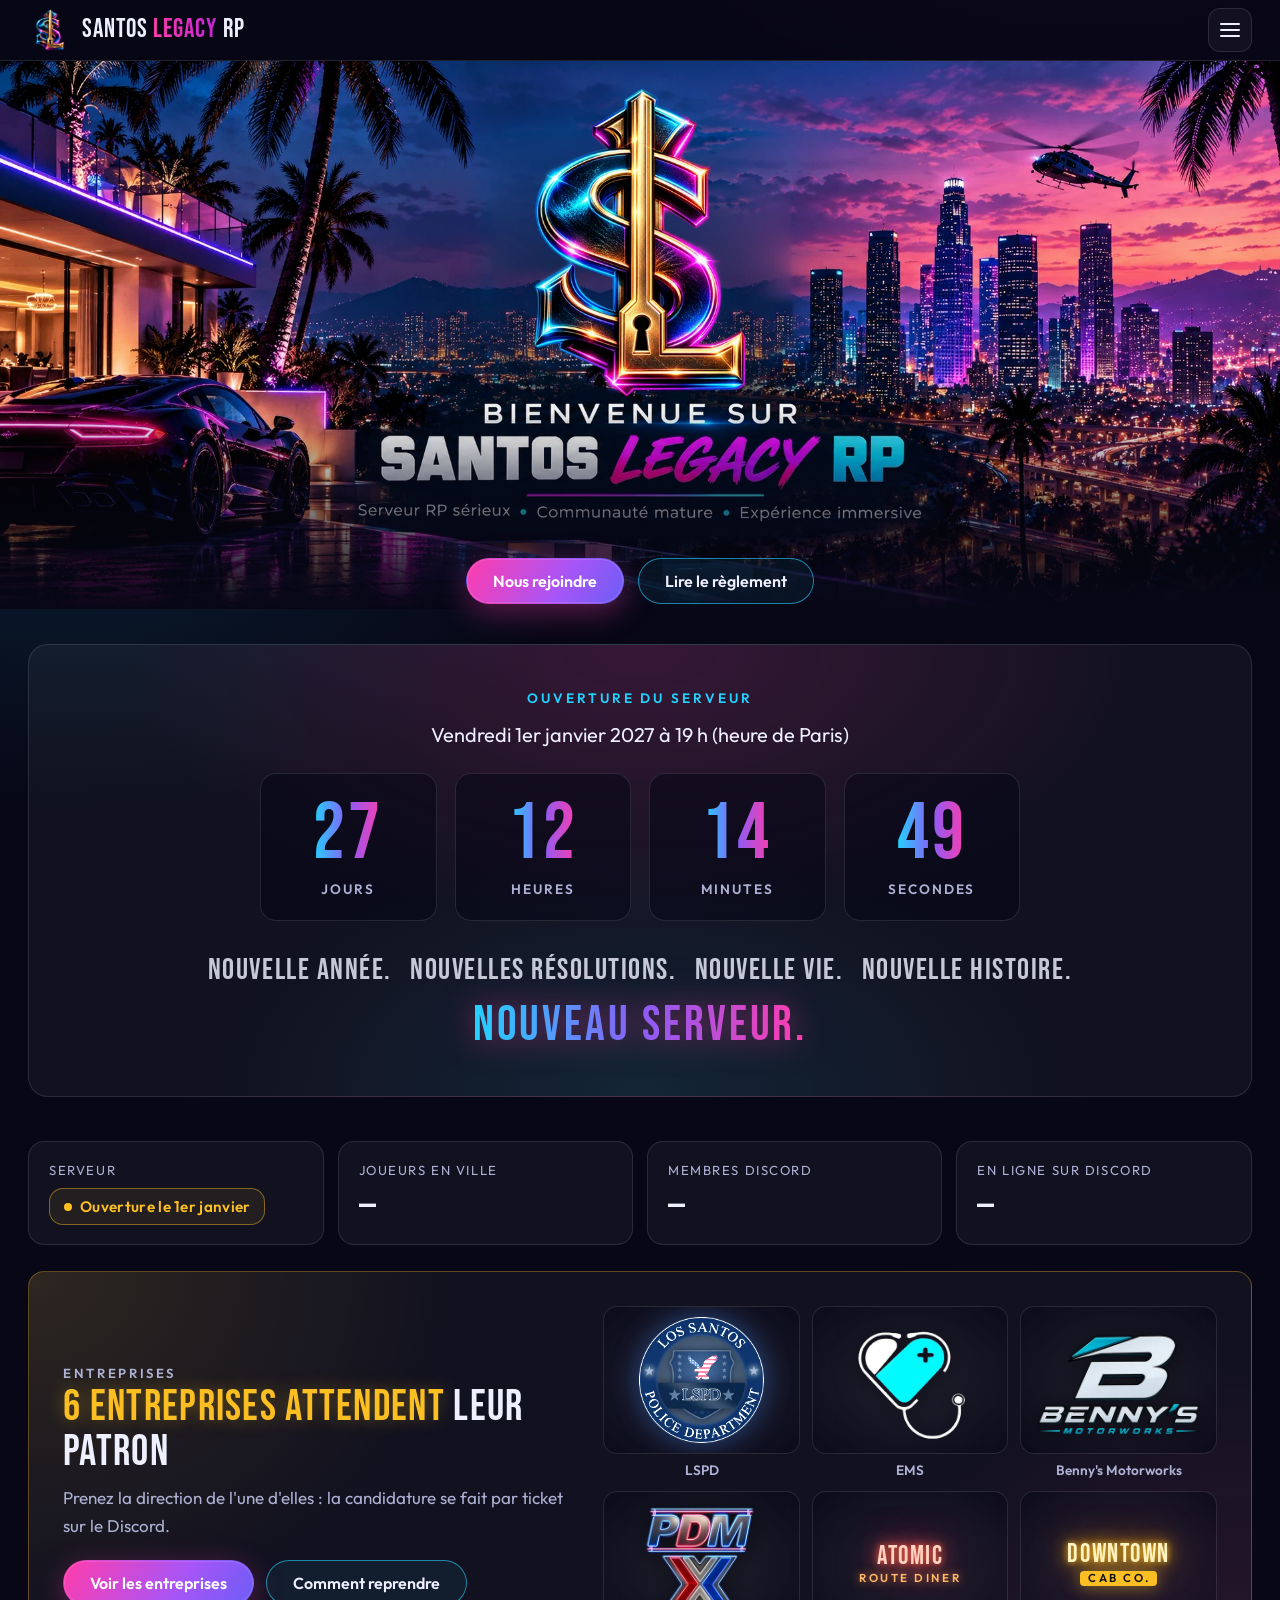
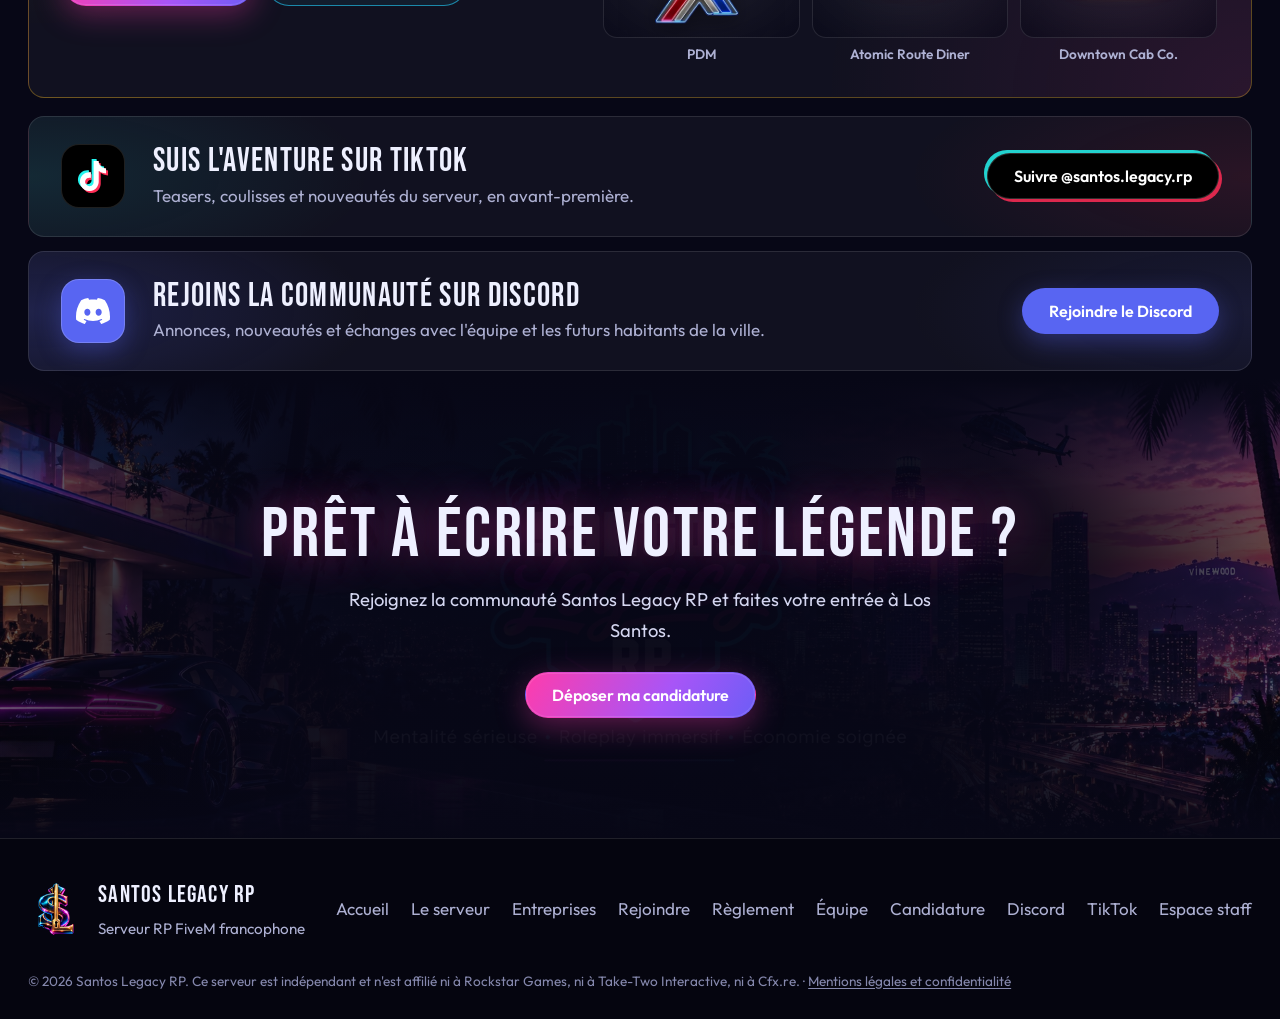
<file: index.html>
<!DOCTYPE html>
<html lang="fr">
<head>
  <meta charset="utf-8">
  <meta name="viewport" content="width=device-width, initial-scale=1">
  <title>Santos Legacy RP – Serveur RP FiveM sérieux et immersif</title>
  <meta name="description" content="Santos Legacy RP : serveur roleplay FiveM francophone. Mentalité sérieuse, roleplay immersif, économie soignée et communauté mature. Rejoignez-nous sur Discord.">
  <meta name="theme-color" content="#070716">
  <meta property="og:type" content="website">
  <meta property="og:locale" content="fr_FR">
  <meta property="og:title" content="Santos Legacy RP – Serveur RP FiveM">
  <meta property="og:description" content="Serveur RP sérieux, communauté mature, expérience immersive.">
  <meta property="og:site_name" content="Santos Legacy RP">
  <meta property="og:url" content="https://santoslegacyrp.com/">
  <meta property="og:image" content="https://santoslegacyrp.com/assets/partage.jpg">
  <meta property="og:image:type" content="image/jpeg">
  <meta property="og:image:width" content="1200">
  <meta property="og:image:height" content="630">
  <meta property="og:image:alt" content="Le logo de Santos Legacy RP devant la ville de nuit, avec le texte « Bienvenue sur Santos Legacy RP »">
  <meta name="twitter:card" content="summary_large_image">
  <link rel="icon" type="image/png" href="assets/logo.png">
  <link rel="preload" href="assets/fonts/outfit.woff2" as="font" type="font/woff2" crossorigin>
  <link rel="preload" href="assets/fonts/bebas-neue.woff2" as="font" type="font/woff2" crossorigin>
  <link rel="stylesheet" href="css/fonts.css">
  <link rel="stylesheet" href="css/style.css">
  <script>document.documentElement.classList.add("js");</script>
</head>
<body>
  <a class="skip-link" href="#contenu">Aller au contenu</a>

  <header class="nav" id="top">
    <div class="nav__inner">
      <a class="nav__brand" href="index.html" aria-label="Santos Legacy RP – accueil">
        <img src="assets/logo.png" width="44" height="44" alt="">
        <span>Santos <em>Legacy</em> RP</span>
      </a>

      <button class="nav__toggle" type="button" aria-expanded="false" aria-controls="menu">
        <span class="sr-only">Menu</span>
        <span class="nav__burger" aria-hidden="true"></span>
      </button>

      <nav class="nav__menu" id="menu" aria-label="Navigation principale">
        <a href="index.html" aria-current="page">Accueil</a>
        <a href="serveur.html">Le serveur</a>
        <a href="entreprises.html">Entreprises</a>
        <a href="rejoindre.html">Rejoindre</a>
        <a href="reglement.html">Règlement</a>
        <a href="equipe.html">Équipe</a>
        <a href="candidature.html">Candidature</a>
        <a class="nav__social" href="#" data-tiktok target="_blank" rel="noopener" aria-label="TikTok de Santos Legacy RP"><svg class="icon" viewBox="0 0 24 24" aria-hidden="true"><path d="M12.525.02c1.31-.02 2.61-.01 3.91-.02.08 1.53.63 3.09 1.75 4.17 1.12 1.11 2.7 1.62 4.24 1.79v4.03c-1.44-.05-2.89-.35-4.2-.97-.57-.26-1.1-.59-1.62-.93-.01 2.92.01 5.84-.02 8.75-.08 1.4-.54 2.79-1.35 3.94-1.31 1.92-3.58 3.17-5.91 3.21-1.43.08-2.86-.31-4.08-1.03-2.02-1.19-3.44-3.37-3.65-5.71-.02-.5-.03-1-.01-1.49.18-1.9 1.12-3.72 2.58-4.96 1.66-1.44 3.98-2.13 6.15-1.72.02 1.48-.04 2.96-.04 4.44-.99-.32-2.15-.23-3.02.37-.63.41-1.11 1.04-1.36 1.75-.21.51-.15 1.07-.14 1.61.24 1.64 1.82 3.02 3.5 2.87 1.12-.01 2.19-.66 2.77-1.61.19-.33.4-.67.41-1.06.1-1.79.06-3.57.07-5.36.01-4.03-.01-8.05.02-12.07z"/></svg><span class="nav__social-text">TikTok</span></a>
        <a class="btn btn--small btn--discord" href="#" data-discord target="_blank" rel="noopener">Discord</a>
        <a class="nav__staff" href="staff.html" data-staff-link hidden>Espace staff</a>
      </nav>
    </div>
  </header>

  <main id="contenu">
    <!-- HERO : la bannière contient déjà le logo et le message d'accueil -->
    <section class="hero" aria-labelledby="hero-title">
      <h1 class="sr-only" id="hero-title">Santos Legacy RP – Serveur RP FiveM sérieux, communauté mature, expérience immersive</h1>
      <div class="hero__media">
        <img src="assets/banniere-bienvenue.webp" width="1916" height="821" alt="Bienvenue sur Santos Legacy RP : skyline néon de Los Santos au crépuscule" fetchpriority="high">
      </div>
      <div class="hero__cta">
        <a class="btn btn--primary only-cfx" href="#" data-connect>Rejoindre le serveur</a>
        <a class="btn btn--primary no-cfx" href="rejoindre.html">Nous rejoindre</a>
        <a class="btn btn--ghost" href="reglement.html">Lire le règlement</a>
      </div>
    </section>

    <!-- COMPTE À REBOURS : affiché seulement si openingDate est renseignée dans js/config.js -->
    <section class="countdown" aria-labelledby="countdown-title" data-countdown hidden>
      <div class="container">
        <div class="countdown__box">
          <h2 class="countdown__title" id="countdown-title">Ouverture du serveur</h2>
          <p class="countdown__date" data-countdown-date></p>
          <div class="countdown__clock" aria-hidden="true" data-countdown-clock>
            <div class="countdown__unit"><span class="countdown__num" data-cd="d">0</span><span class="countdown__label" data-cd-label="d">jours</span></div>
            <div class="countdown__unit"><span class="countdown__num" data-cd="h">00</span><span class="countdown__label" data-cd-label="h">heures</span></div>
            <div class="countdown__unit"><span class="countdown__num" data-cd="m">00</span><span class="countdown__label" data-cd-label="m">minutes</span></div>
            <div class="countdown__unit"><span class="countdown__num" data-cd="s">00</span><span class="countdown__label" data-cd-label="s">secondes</span></div>
          </div>
          <div class="countdown__open" data-countdown-open hidden>
            <p class="countdown__live">Le serveur est ouvert&nbsp;!</p>
            <div class="countdown__actions">
              <a class="btn btn--primary only-cfx" href="#" data-connect>Se connecter au serveur</a>
              <a class="btn btn--primary no-cfx" href="#" data-discord target="_blank" rel="noopener">Rejoindre le Discord</a>
            </div>
          </div>
          <!-- Phrase du Nouvel An : les morceaux s'allument l'un après l'autre (--i = ordre), le dernier reste en néon -->
          <p class="countdown__motto">
            <span style="--i: 0">Nouvelle année.</span>
            <span style="--i: 1">Nouvelles résolutions.</span>
            <span style="--i: 2">Nouvelle vie.</span>
            <span style="--i: 3">Nouvelle histoire.</span>
            <span class="countdown__motto-break" aria-hidden="true"></span>
            <span class="countdown__motto-end" style="--i: 4">Nouveau serveur.</span>
          </p>
        </div>
      </div>
    </section>

    <!-- STATUT -->
    <section class="status" aria-label="État du serveur">
      <div class="container">
        <ul class="status__grid" aria-live="polite">
          <li class="stat">
            <span class="stat__label">Serveur</span>
            <span class="stat__value"><span class="badge badge--soon" data-server-state>Ouverture prochaine</span></span>
          </li>
          <li class="stat">
            <span class="stat__label">Joueurs en ville</span>
            <span class="stat__value" data-players>—</span>
          </li>
          <li class="stat">
            <span class="stat__label">Membres Discord</span>
            <span class="stat__value" data-discord-members>—</span>
          </li>
          <li class="stat">
            <span class="stat__label">En ligne sur Discord</span>
            <span class="stat__value" data-discord-online>—</span>
          </li>
        </ul>
      </div>
    </section>

    <!-- ENTREPRISES À REPRENDRE : liste ci-dessous en secours ; js/main.js la remet à jour
         d'après les badges « À reprendre » de entreprises.html (nombre, logos), ou masque le bandeau s'il n'y en a plus. -->
    <section class="biz-band" aria-labelledby="biz-band-title" data-biz-band>
      <div class="container">
        <div class="biz-band__box">
          <div class="biz-band__text">
            <p class="biz-band__eyebrow">Entreprises</p>
            <h2 class="biz-band__title" id="biz-band-title"><span data-biz-count>6 entreprises attendent</span> leur patron</h2>
            <p>Prenez la direction de l'une d'elles&nbsp;: la candidature se fait par ticket sur le Discord.</p>
            <div class="biz-band__actions">
              <a class="btn btn--primary" href="entreprises.html">Voir les entreprises</a>
              <a class="btn btn--ghost" href="entreprises.html#reprendre">Comment reprendre</a>
            </div>
          </div>
          <ul class="biz-band__list" data-biz-list>
            <li class="biz-band__item"><span class="biz-band__logo"><img src="assets/entreprises/lspd.webp" alt="" loading="lazy" class="biz__img--lift" style="--tone: 59, 130, 246"></span><span class="biz-band__name">LSPD</span></li>
            <li class="biz-band__item"><span class="biz-band__logo"><img src="assets/entreprises/ems.webp" alt="" loading="lazy"></span><span class="biz-band__name">EMS</span></li>
            <li class="biz-band__item"><span class="biz-band__logo"><img src="assets/entreprises/bennys.webp" alt="" loading="lazy"></span><span class="biz-band__name">Benny's Motorworks</span></li>
            <li class="biz-band__item"><span class="biz-band__logo"><img src="assets/entreprises/pdm.webp" alt="" loading="lazy"></span><span class="biz-band__name">PDM</span></li>
            <li class="biz-band__item"><span class="biz-band__logo"><span class="biz__word biz__word--atomic">Atomic<small>Route Diner</small></span></span><span class="biz-band__name">Atomic Route Diner</span></li>
            <li class="biz-band__item"><span class="biz-band__logo"><span class="biz__word biz__word--cab">Downtown<small>Cab Co.</small></span></span><span class="biz-band__name">Downtown Cab Co.</span></li>
          </ul>
        </div>
      </div>
    </section>

    <!-- RÉSEAUX : TikTok (lien dans js/config.js, tiktok) puis Discord (discordInvite) -->
    <section class="social-band" aria-label="Nos réseaux">
      <div class="container social-band__list">
        <div class="social-band__box social-band__box--tiktok" data-tiktok-band>
          <span class="social-band__logo" aria-hidden="true"><svg viewBox="0 0 24 24"><path d="M12.525.02c1.31-.02 2.61-.01 3.91-.02.08 1.53.63 3.09 1.75 4.17 1.12 1.11 2.7 1.62 4.24 1.79v4.03c-1.44-.05-2.89-.35-4.2-.97-.57-.26-1.1-.59-1.62-.93-.01 2.92.01 5.84-.02 8.75-.08 1.4-.54 2.79-1.35 3.94-1.31 1.92-3.58 3.17-5.91 3.21-1.43.08-2.86-.31-4.08-1.03-2.02-1.19-3.44-3.37-3.65-5.71-.02-.5-.03-1-.01-1.49.18-1.9 1.12-3.72 2.58-4.96 1.66-1.44 3.98-2.13 6.15-1.72.02 1.48-.04 2.96-.04 4.44-.99-.32-2.15-.23-3.02.37-.63.41-1.11 1.04-1.36 1.75-.21.51-.15 1.07-.14 1.61.24 1.64 1.82 3.02 3.5 2.87 1.12-.01 2.19-.66 2.77-1.61.19-.33.4-.67.41-1.06.1-1.79.06-3.57.07-5.36.01-4.03-.01-8.05.02-12.07z"/></svg></span>
          <div class="social-band__text">
            <h2 class="social-band__title" id="tiktok-title">Suis l'aventure sur TikTok</h2>
            <p>Teasers, coulisses et nouveautés du serveur, en avant-première.</p>
          </div>
          <a class="btn btn--tiktok" href="#" data-tiktok target="_blank" rel="noopener">Suivre @santos.legacy.rp</a>
        </div>

        <div class="social-band__box social-band__box--discord">
          <span class="social-band__logo" aria-hidden="true"><svg viewBox="0 0 24 24"><path d="M20.317 4.3698a19.7913 19.7913 0 00-4.8851-1.5152.0741.0741 0 00-.0785.0371c-.211.3753-.4447.8648-.6083 1.2495-1.8447-.2762-3.68-.2762-5.4868 0-.1636-.3933-.4058-.8742-.6177-1.2495a.077.077 0 00-.0785-.037 19.7363 19.7363 0 00-4.8852 1.515.0699.0699 0 00-.0321.0277C.5334 9.0458-.319 13.5799.0992 18.0578a.0824.0824 0 00.0312.0561c2.0528 1.5076 4.0413 2.4228 5.9929 3.0294a.0777.0777 0 00.0842-.0276c.4616-.6304.8731-1.2952 1.226-1.9942a.076.076 0 00-.0416-.1057c-.6528-.2476-1.2743-.5495-1.8722-.8923a.077.077 0 01-.0076-.1277c.1258-.0943.2517-.1923.3718-.2914a.0743.0743 0 01.0776-.0105c3.9278 1.7933 8.18 1.7933 12.0614 0a.0739.0739 0 01.0785.0095c.1202.099.246.1981.3728.2924a.077.077 0 01-.0066.1276 12.2986 12.2986 0 01-1.873.8914.0766.0766 0 00-.0407.1067c.3604.698.7719 1.3628 1.225 1.9932a.076.076 0 00.0842.0286c1.961-.6067 3.9495-1.5219 6.0023-3.0294a.077.077 0 00.0313-.0552c.5004-5.177-.8382-9.6739-3.5485-13.6604a.061.061 0 00-.0312-.0286zM8.02 15.3312c-1.1825 0-2.1569-1.0857-2.1569-2.419 0-1.3332.9555-2.4189 2.157-2.4189 1.2108 0 2.1757 1.0952 2.1568 2.419 0 1.3332-.9555 2.4189-2.1569 2.4189zm7.9748 0c-1.1825 0-2.1569-1.0857-2.1569-2.419 0-1.3332.9554-2.4189 2.1569-2.4189 1.2108 0 2.1757 1.0952 2.1568 2.419 0 1.3332-.946 2.4189-2.1568 2.4189Z"/></svg></span>
          <div class="social-band__text">
            <h2 class="social-band__title">Rejoins la communauté sur Discord</h2>
            <p>Annonces, nouveautés et échanges avec l'équipe et les futurs habitants de la ville.</p>
          </div>
          <a class="btn btn--discord" href="#" data-discord target="_blank" rel="noopener">Rejoindre le Discord</a>
        </div>
      </div>
    </section>

    <!-- APPEL FINAL -->
    <section class="cta-band" aria-labelledby="cta-title">
      <div class="container cta-band__inner">
        <h2 id="cta-title">Prêt à écrire votre légende&nbsp;?</h2>
        <p>Rejoignez la communauté Santos Legacy RP et faites votre entrée à Los Santos.</p>
        <a class="btn btn--primary" href="candidature.html">Déposer ma candidature</a>
      </div>
    </section>
  </main>

  <footer class="footer">
    <div class="container footer__inner">
      <div class="footer__brand">
        <img src="assets/logo.png" width="56" height="56" alt="">
        <div>
          <strong>Santos Legacy RP</strong>
          <span>Serveur RP FiveM francophone</span>
        </div>
      </div>
      <nav class="footer__links" aria-label="Liens du pied de page">
        <a href="index.html">Accueil</a>
        <a href="serveur.html">Le serveur</a>
        <a href="entreprises.html">Entreprises</a>
        <a href="rejoindre.html">Rejoindre</a>
        <a href="reglement.html">Règlement</a>
        <a href="equipe.html">Équipe</a>
        <a href="candidature.html">Candidature</a>
        <a href="#" data-discord target="_blank" rel="noopener">Discord</a>
        <a href="#" data-tiktok target="_blank" rel="noopener">TikTok</a>
        <a href="staff.html" data-staff-link hidden>Espace staff</a>
      </nav>
    </div>
    <p class="footer__legal container">
      © <span data-year>2026</span> Santos Legacy RP. Ce serveur est indépendant et n'est affilié ni à Rockstar Games, ni à Take-Two Interactive, ni à Cfx.re. · <a href="mentions-legales.html">Mentions légales et confidentialité</a>
    </p>
  </footer>

  <script src="js/config.js"></script>
  <script src="js/feu.js"></script>
  <script src="js/main.js"></script>
</body>
</html>
</file>
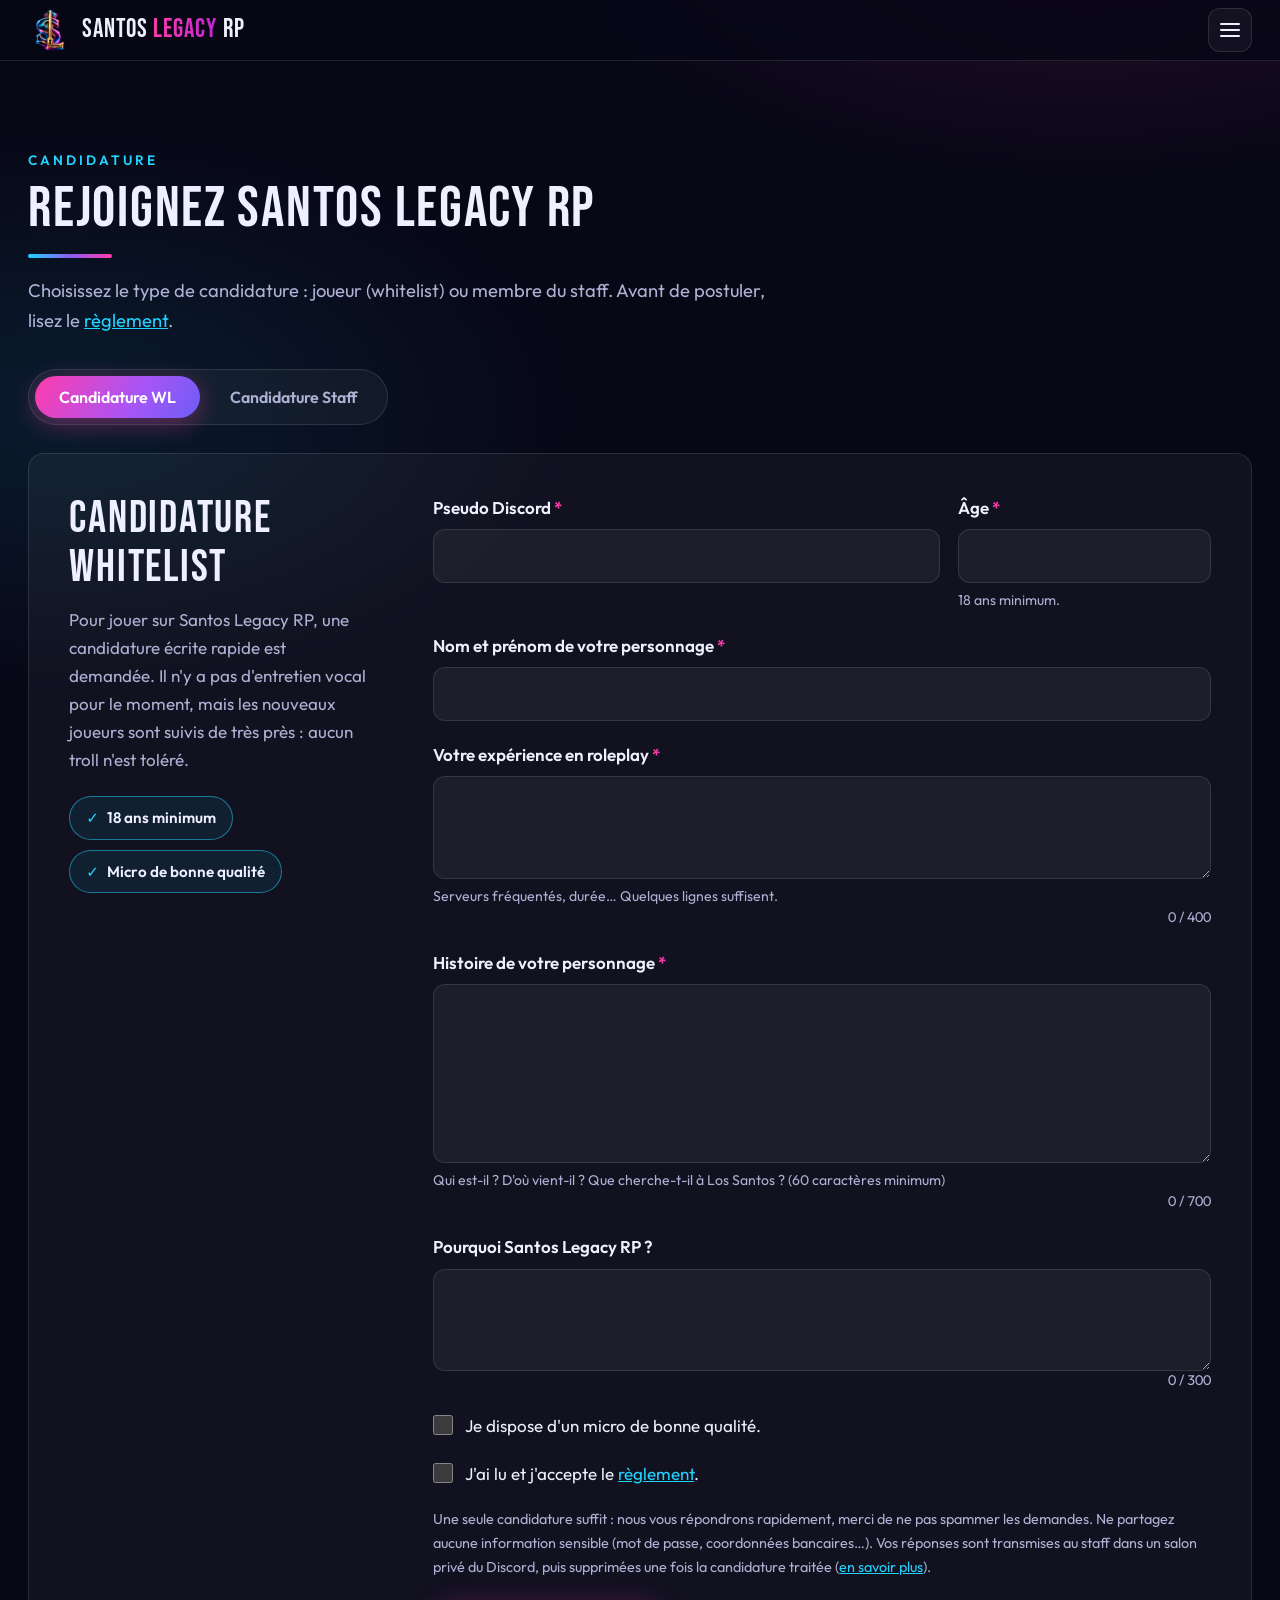
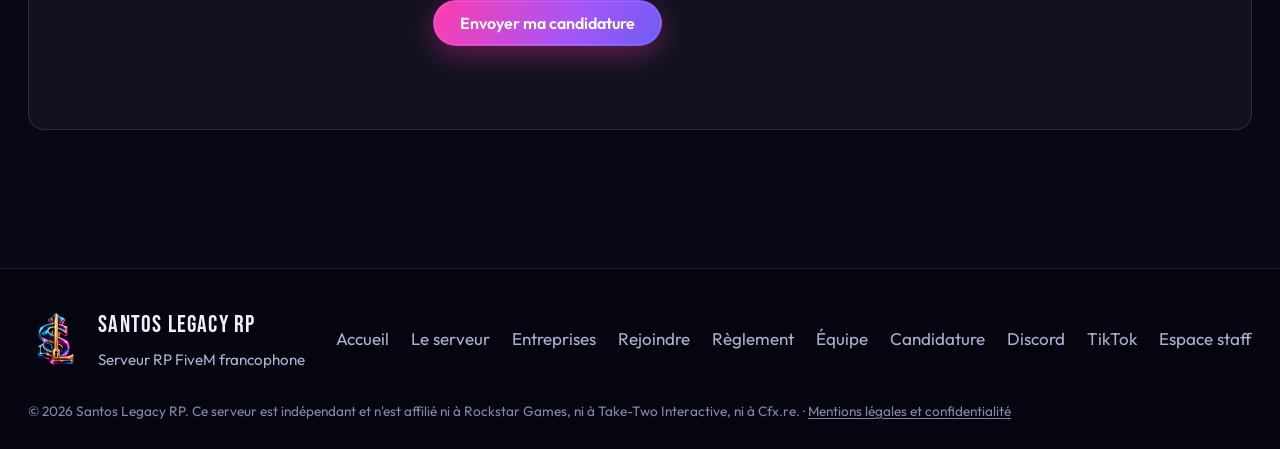
<file: candidature.html>
<!DOCTYPE html>
<html lang="fr">
<head>
  <meta charset="utf-8">
  <meta name="viewport" content="width=device-width, initial-scale=1">
  <title>Candidature – Santos Legacy RP</title>
  <meta name="description" content="Candidatez pour rejoindre Santos Legacy RP : candidature whitelist (joueur) ou candidature staff.">
  <meta name="theme-color" content="#070716">
  <meta property="og:type" content="website">
  <meta property="og:locale" content="fr_FR">
  <meta property="og:title" content="Candidature – Santos Legacy RP">
  <meta property="og:description" content="Candidature whitelist ou candidature staff : rejoignez Santos Legacy RP.">
  <meta property="og:site_name" content="Santos Legacy RP">
  <meta property="og:url" content="https://santoslegacyrp.com/candidature.html">
  <meta property="og:image" content="https://santoslegacyrp.com/assets/partage.jpg">
  <meta property="og:image:type" content="image/jpeg">
  <meta property="og:image:width" content="1200">
  <meta property="og:image:height" content="630">
  <meta property="og:image:alt" content="Le logo de Santos Legacy RP devant la ville de nuit, avec le texte « Bienvenue sur Santos Legacy RP »">
  <meta name="twitter:card" content="summary_large_image">
  <link rel="icon" type="image/png" href="assets/logo.png">
  <link rel="preload" href="assets/fonts/outfit.woff2" as="font" type="font/woff2" crossorigin>
  <link rel="preload" href="assets/fonts/bebas-neue.woff2" as="font" type="font/woff2" crossorigin>
  <link rel="stylesheet" href="css/fonts.css">
  <link rel="stylesheet" href="css/style.css">
  <script>document.documentElement.classList.add("js");</script>
</head>
<body>
  <a class="skip-link" href="#contenu">Aller au contenu</a>

  <header class="nav" id="top">
    <div class="nav__inner">
      <a class="nav__brand" href="index.html" aria-label="Santos Legacy RP – accueil">
        <img src="assets/logo.png" width="44" height="44" alt="">
        <span>Santos <em>Legacy</em> RP</span>
      </a>

      <button class="nav__toggle" type="button" aria-expanded="false" aria-controls="menu">
        <span class="sr-only">Menu</span>
        <span class="nav__burger" aria-hidden="true"></span>
      </button>

      <nav class="nav__menu" id="menu" aria-label="Navigation principale">
        <a href="index.html">Accueil</a>
        <a href="serveur.html">Le serveur</a>
        <a href="entreprises.html">Entreprises</a>
        <a href="rejoindre.html">Rejoindre</a>
        <a href="reglement.html">Règlement</a>
        <a href="equipe.html">Équipe</a>
        <a href="candidature.html" aria-current="page">Candidature</a>
        <a class="nav__social" href="#" data-tiktok target="_blank" rel="noopener" aria-label="TikTok de Santos Legacy RP"><svg class="icon" viewBox="0 0 24 24" aria-hidden="true"><path d="M12.525.02c1.31-.02 2.61-.01 3.91-.02.08 1.53.63 3.09 1.75 4.17 1.12 1.11 2.7 1.62 4.24 1.79v4.03c-1.44-.05-2.89-.35-4.2-.97-.57-.26-1.1-.59-1.62-.93-.01 2.92.01 5.84-.02 8.75-.08 1.4-.54 2.79-1.35 3.94-1.31 1.92-3.58 3.17-5.91 3.21-1.43.08-2.86-.31-4.08-1.03-2.02-1.19-3.44-3.37-3.65-5.71-.02-.5-.03-1-.01-1.49.18-1.9 1.12-3.72 2.58-4.96 1.66-1.44 3.98-2.13 6.15-1.72.02 1.48-.04 2.96-.04 4.44-.99-.32-2.15-.23-3.02.37-.63.41-1.11 1.04-1.36 1.75-.21.51-.15 1.07-.14 1.61.24 1.64 1.82 3.02 3.5 2.87 1.12-.01 2.19-.66 2.77-1.61.19-.33.4-.67.41-1.06.1-1.79.06-3.57.07-5.36.01-4.03-.01-8.05.02-12.07z"/></svg><span class="nav__social-text">TikTok</span></a>
        <a class="btn btn--small btn--discord" href="#" data-discord target="_blank" rel="noopener">Discord</a>
        <a class="nav__staff" href="staff.html" data-staff-link hidden>Espace staff</a>
      </nav>
    </div>
  </header>

  <main id="contenu">
    <section class="page-head">
      <div class="container">
        <p class="eyebrow">Candidature</p>
        <h1 class="section__title">Rejoignez Santos Legacy RP</h1>
        <p class="section__lead">Choisissez le type de candidature : joueur (whitelist) ou membre du staff. Avant de postuler, lisez le <a href="reglement.html">règlement</a>.</p>
      </div>
    </section>

    <section class="apply" aria-label="Formulaires de candidature">
      <div class="container">

        <div class="tabs" role="tablist" aria-label="Type de candidature">
          <button class="tabs__tab" type="button" role="tab" id="tab-whitelist" aria-controls="panel-whitelist" aria-selected="true">Candidature WL</button>
          <button class="tabs__tab" type="button" role="tab" id="tab-staff" aria-controls="panel-staff" aria-selected="false" tabindex="-1">Candidature Staff</button>
        </div>

        <noscript>
          <p class="rules__note">JavaScript est nécessaire pour envoyer une candidature depuis cette page. Vous pouvez aussi candidater directement via notre Discord.</p>
        </noscript>

        <!-- ================= WHITELIST ================= -->
        <section class="tabpanel" id="panel-whitelist" role="tabpanel" aria-labelledby="tab-whitelist" tabindex="0">
          <h2 class="tabpanel__title">Candidature Whitelist</h2>
          <p class="tabpanel__lead">Pour jouer sur Santos Legacy RP, une candidature écrite rapide est demandée. Il n'y a pas d'entretien vocal pour le moment, mais les nouveaux joueurs sont suivis de très près : aucun troll n'est toléré.</p>
          <ul class="prereq" aria-label="Prérequis">
            <li>18 ans minimum</li>
            <li>Micro de bonne qualité</li>
          </ul>

          <form class="form" data-apply="whitelist">
            <div class="form__body">
              <div class="form__row">
                <div class="field">
                  <label for="wl-discord">Pseudo Discord <span class="req" aria-hidden="true">*</span></label>
                  <input id="wl-discord" name="discord" type="text" required maxlength="40" autocomplete="off">
                </div>
                <div class="field">
                  <label for="wl-age">Âge <span class="req" aria-hidden="true">*</span></label>
                  <input id="wl-age" name="age" type="number" inputmode="numeric" min="18" max="99" required>
                  <span class="field__hint">18 ans minimum.</span>
                </div>
              </div>

              <div class="field">
                <label for="wl-personnage">Nom et prénom de votre personnage <span class="req" aria-hidden="true">*</span></label>
                <input id="wl-personnage" name="personnage" type="text" required maxlength="60" autocomplete="off">
              </div>

              <div class="field">
                <label for="wl-experience">Votre expérience en roleplay <span class="req" aria-hidden="true">*</span></label>
                <textarea id="wl-experience" name="experience" rows="3" required maxlength="400"></textarea>
                <span class="field__hint">Serveurs fréquentés, durée… Quelques lignes suffisent.</span>
              </div>

              <div class="field">
                <label for="wl-histoire">Histoire de votre personnage <span class="req" aria-hidden="true">*</span></label>
                <textarea id="wl-histoire" name="histoire" rows="6" required minlength="60" maxlength="700"></textarea>
                <span class="field__hint">Qui est-il ? D'où vient-il ? Que cherche-t-il à Los Santos ? (60 caractères minimum)</span>
              </div>

              <div class="field">
                <label for="wl-motivation">Pourquoi Santos Legacy RP ?</label>
                <textarea id="wl-motivation" name="motivation" rows="3" maxlength="300"></textarea>
              </div>

              <p class="hp" aria-hidden="true"><label>Ne pas remplir <input type="text" name="_gotcha" tabindex="-1" autocomplete="off"></label></p>

              <label class="check"><input type="checkbox" name="micro" required> <span>Je dispose d'un micro de bonne qualité.</span></label>
              <label class="check"><input type="checkbox" name="reglement" required> <span>J'ai lu et j'accepte le <a href="reglement.html" target="_blank" rel="noopener">règlement</a>.</span></label>

              <p class="form__note">Une seule candidature suffit : nous vous répondrons rapidement, merci de ne pas spammer les demandes. Ne partagez aucune information sensible (mot de passe, coordonnées bancaires…). Vos réponses sont transmises au staff dans un salon privé du Discord, puis supprimées une fois la candidature traitée (<a href="mentions-legales.html#donnees">en savoir plus</a>).</p>

              <div class="form__actions">
                <button class="btn btn--primary" type="submit">Envoyer ma candidature</button>
              </div>
              <p class="form__status" role="status" aria-live="polite"></p>
            </div>
          </form>
        </section>

        <!-- ================= STAFF ================= -->
        <section class="tabpanel" id="panel-staff" role="tabpanel" aria-labelledby="tab-staff" tabindex="0">
          <h2 class="tabpanel__title">Candidature Staff</h2>
          <p class="tabpanel__lead">Vous souhaitez aider à faire vivre le serveur ? Présentez-vous et expliquez ce que vous pouvez apporter à l'équipe. Les membres du staff sont des joueurs de confiance : soyez sincère et précis.</p>
          <ul class="prereq" aria-label="Prérequis">
            <li>18 ans minimum</li>
            <li>Règlement lu et compris</li>
          </ul>

          <form class="form" data-apply="staff">
            <div class="form__body">
              <div class="form__row">
                <div class="field">
                  <label for="st-discord">Pseudo Discord <span class="req" aria-hidden="true">*</span></label>
                  <input id="st-discord" name="discord" type="text" required maxlength="40" autocomplete="off">
                </div>
                <div class="field">
                  <label for="st-age">Âge <span class="req" aria-hidden="true">*</span></label>
                  <input id="st-age" name="age" type="number" inputmode="numeric" min="18" max="99" required>
                  <span class="field__hint">18 ans minimum.</span>
                </div>
              </div>

              <div class="field">
                <label for="st-poste">Poste souhaité <span class="req" aria-hidden="true">*</span></label>
                <select id="st-poste" name="poste" required>
                  <option value="" selected disabled>Choisir…</option>
                  <option>Modérateur</option>
                  <option>Administrateur</option>
                  <option>Développeur</option>
                  <option>Autre</option>
                </select>
              </div>

              <div class="field">
                <label for="st-experience">Votre expérience (modération, administration, autre) <span class="req" aria-hidden="true">*</span></label>
                <textarea id="st-experience" name="experience" rows="4" required maxlength="500"></textarea>
                <span class="field__hint">Serveurs ou communautés où vous avez déjà eu un rôle, et lequel.</span>
              </div>

              <div class="field">
                <label for="st-disponibilites">Vos disponibilités <span class="req" aria-hidden="true">*</span></label>
                <input id="st-disponibilites" name="disponibilites" type="text" required maxlength="150" autocomplete="off">
                <span class="field__hint">Jours et horaires habituels.</span>
              </div>

              <div class="field">
                <label for="st-motivation">Pourquoi voulez-vous rejoindre le staff ? <span class="req" aria-hidden="true">*</span></label>
                <textarea id="st-motivation" name="motivation" rows="5" required minlength="60" maxlength="500"></textarea>
                <span class="field__hint">60 caractères minimum.</span>
              </div>

              <p class="hp" aria-hidden="true"><label>Ne pas remplir <input type="text" name="_gotcha" tabindex="-1" autocomplete="off"></label></p>

              <label class="check"><input type="checkbox" name="reglement" required> <span>J'ai lu et j'accepte le <a href="reglement.html" target="_blank" rel="noopener">règlement</a>.</span></label>

              <p class="form__note">Une seule candidature suffit : nous vous répondrons rapidement, merci de ne pas spammer les demandes. Ne partagez aucune information sensible (mot de passe, coordonnées bancaires…). Vos réponses sont transmises au staff dans un salon privé du Discord, puis supprimées une fois la candidature traitée (<a href="mentions-legales.html#donnees">en savoir plus</a>).</p>

              <div class="form__actions">
                <button class="btn btn--primary" type="submit">Envoyer ma candidature</button>
              </div>
              <p class="form__status" role="status" aria-live="polite"></p>
            </div>
          </form>
        </section>

      </div>
    </section>

    <template id="result-tpl">
      <div class="result" tabindex="-1">
        <h3 class="result__title"></h3>
        <p class="result__msg"></p>
        <p class="result__id" hidden>Votre numéro de candidature : <strong class="result__code"></strong><span class="result__idhint">Notez-le : indiquez-le si vous contactez le staff au sujet de votre candidature.</span></p>
        <textarea class="result__box" rows="9" readonly aria-label="Texte de votre candidature"></textarea>
        <div class="result__actions">
          <button type="button" class="btn btn--ghost btn--small" data-copy>Copier le texte</button>
          <a class="btn btn--discord btn--small" href="#" data-discord-link target="_blank" rel="noopener">Ouvrir le Discord</a>
          <button type="button" class="btn btn--small btn--link" data-edit>Modifier ma candidature</button>
        </div>
      </div>
    </template>
  </main>

  <footer class="footer">
    <div class="container footer__inner">
      <div class="footer__brand">
        <img src="assets/logo.png" width="56" height="56" alt="">
        <div>
          <strong>Santos Legacy RP</strong>
          <span>Serveur RP FiveM francophone</span>
        </div>
      </div>
      <nav class="footer__links" aria-label="Liens du pied de page">
        <a href="index.html">Accueil</a>
        <a href="serveur.html">Le serveur</a>
        <a href="entreprises.html">Entreprises</a>
        <a href="rejoindre.html">Rejoindre</a>
        <a href="reglement.html">Règlement</a>
        <a href="equipe.html">Équipe</a>
        <a href="candidature.html">Candidature</a>
        <a href="#" data-discord target="_blank" rel="noopener">Discord</a>
        <a href="#" data-tiktok target="_blank" rel="noopener">TikTok</a>
        <a href="staff.html" data-staff-link hidden>Espace staff</a>
      </nav>
    </div>
    <p class="footer__legal container">
      © <span data-year>2026</span> Santos Legacy RP. Ce serveur est indépendant et n'est affilié ni à Rockstar Games, ni à Take-Two Interactive, ni à Cfx.re. · <a href="mentions-legales.html">Mentions légales et confidentialité</a>
    </p>
  </footer>

  <script src="js/config.js"></script>
  <script src="js/main.js"></script>
  <script src="js/candidature.js"></script>
</body>
</html>
</file>
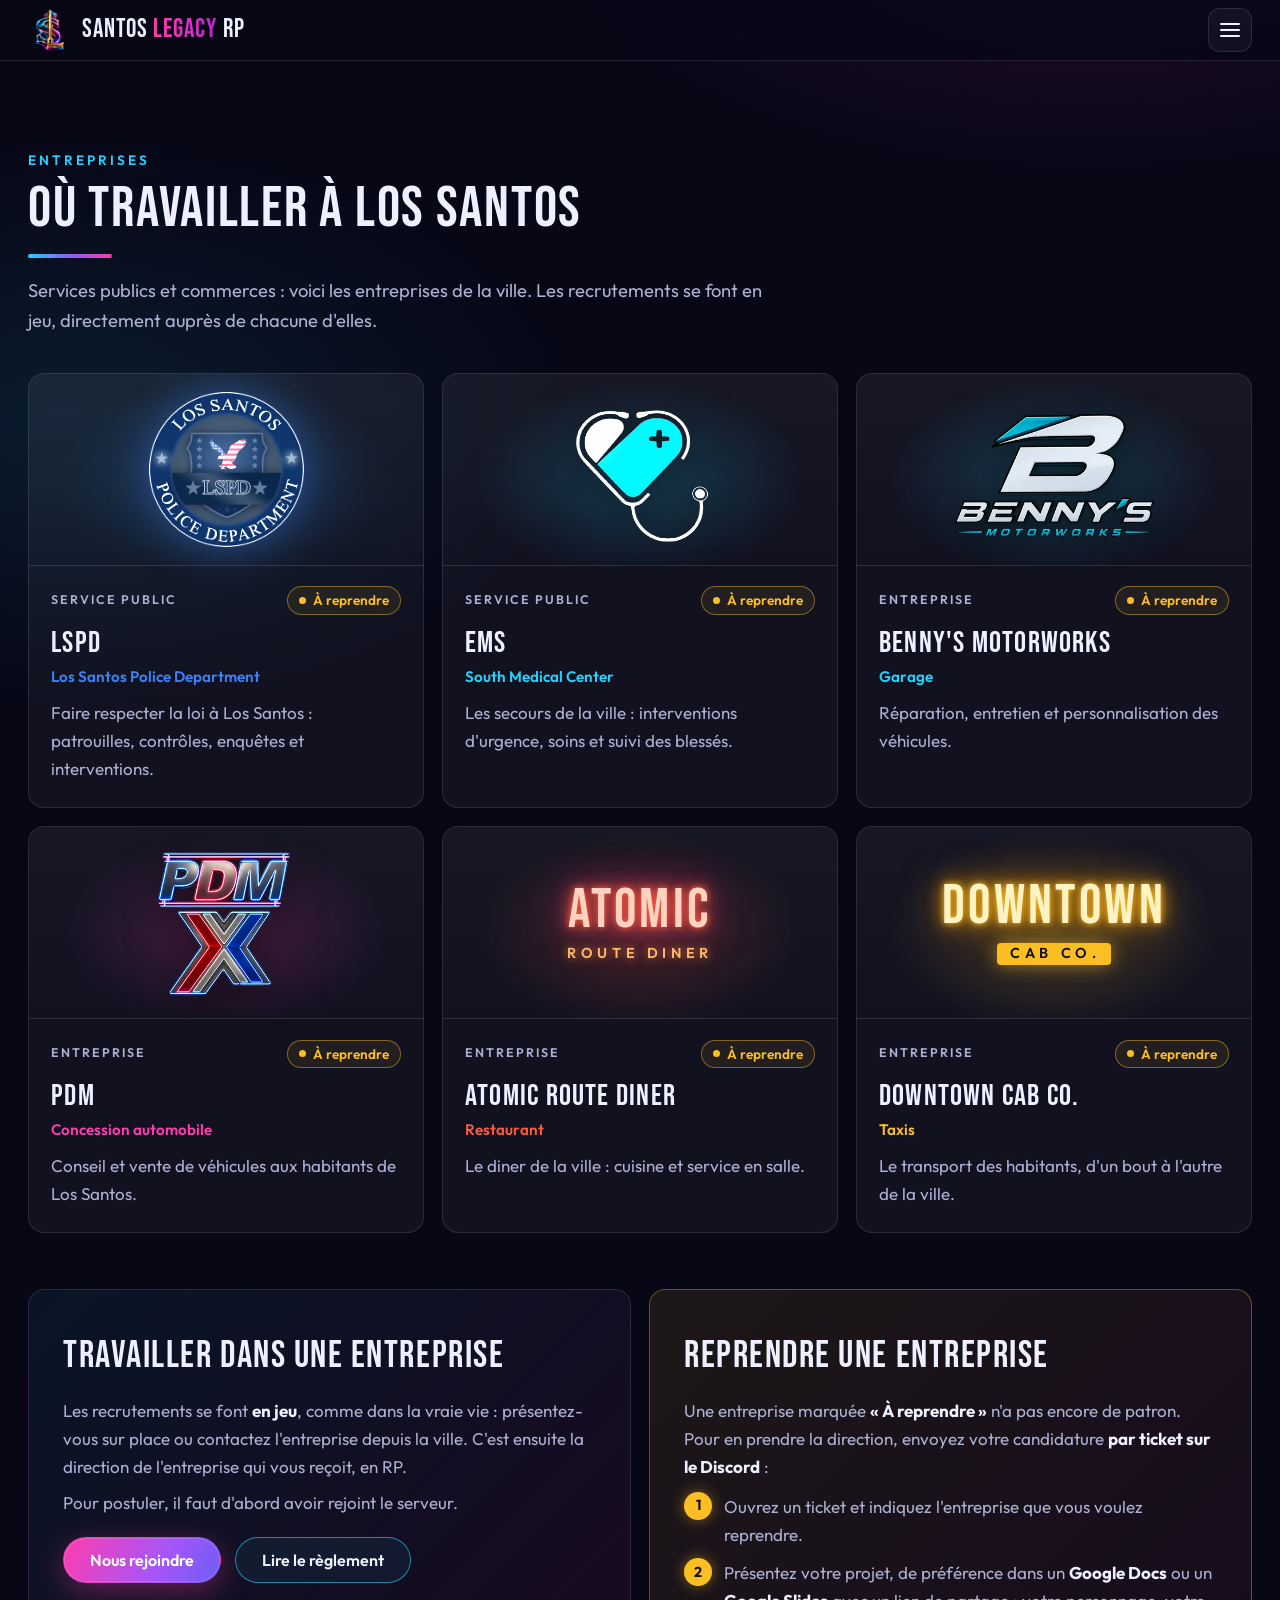
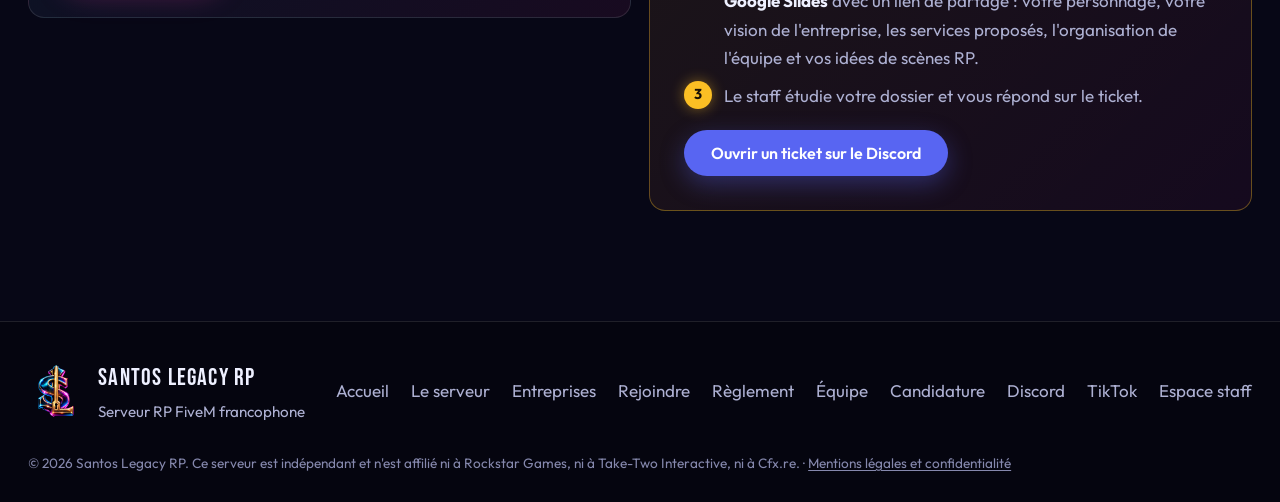
<file: entreprises.html>
<!DOCTYPE html>
<html lang="fr">
<head>
  <meta charset="utf-8">
  <meta name="viewport" content="width=device-width, initial-scale=1">
  <title>Entreprises – Santos Legacy RP</title>
  <meta name="description" content="Les entreprises et services de Santos Legacy RP : LSPD, EMS, Benny's, PDM, Atomic Route Diner et Downtown Cab Co. Qui recrute, et comment postuler en jeu.">
  <meta name="theme-color" content="#070716">
  <meta property="og:type" content="website">
  <meta property="og:locale" content="fr_FR">
  <meta property="og:title" content="Entreprises – Santos Legacy RP">
  <meta property="og:description" content="Services publics et commerces : découvrez où travailler à Los Santos.">
  <meta property="og:site_name" content="Santos Legacy RP">
  <meta property="og:url" content="https://santoslegacyrp.com/entreprises.html">
  <meta property="og:image" content="https://santoslegacyrp.com/assets/partage.jpg">
  <meta property="og:image:type" content="image/jpeg">
  <meta property="og:image:width" content="1200">
  <meta property="og:image:height" content="630">
  <meta property="og:image:alt" content="Le logo de Santos Legacy RP devant la ville de nuit, avec le texte « Bienvenue sur Santos Legacy RP »">
  <meta name="twitter:card" content="summary_large_image">
  <link rel="icon" type="image/png" href="assets/logo.png">
  <link rel="preload" href="assets/fonts/outfit.woff2" as="font" type="font/woff2" crossorigin>
  <link rel="preload" href="assets/fonts/bebas-neue.woff2" as="font" type="font/woff2" crossorigin>
  <link rel="stylesheet" href="css/fonts.css">
  <link rel="stylesheet" href="css/style.css">
  <script>document.documentElement.classList.add("js");</script>
</head>
<body>
  <a class="skip-link" href="#contenu">Aller au contenu</a>

  <header class="nav" id="top">
    <div class="nav__inner">
      <a class="nav__brand" href="index.html" aria-label="Santos Legacy RP – accueil">
        <img src="assets/logo.png" width="44" height="44" alt="">
        <span>Santos <em>Legacy</em> RP</span>
      </a>

      <button class="nav__toggle" type="button" aria-expanded="false" aria-controls="menu">
        <span class="sr-only">Menu</span>
        <span class="nav__burger" aria-hidden="true"></span>
      </button>

      <nav class="nav__menu" id="menu" aria-label="Navigation principale">
        <a href="index.html">Accueil</a>
        <a href="serveur.html">Le serveur</a>
        <a href="entreprises.html" aria-current="page">Entreprises</a>
        <a href="rejoindre.html">Rejoindre</a>
        <a href="reglement.html">Règlement</a>
        <a href="equipe.html">Équipe</a>
        <a href="candidature.html">Candidature</a>
        <a class="nav__social" href="#" data-tiktok target="_blank" rel="noopener" aria-label="TikTok de Santos Legacy RP"><svg class="icon" viewBox="0 0 24 24" aria-hidden="true"><path d="M12.525.02c1.31-.02 2.61-.01 3.91-.02.08 1.53.63 3.09 1.75 4.17 1.12 1.11 2.7 1.62 4.24 1.79v4.03c-1.44-.05-2.89-.35-4.2-.97-.57-.26-1.1-.59-1.62-.93-.01 2.92.01 5.84-.02 8.75-.08 1.4-.54 2.79-1.35 3.94-1.31 1.92-3.58 3.17-5.91 3.21-1.43.08-2.86-.31-4.08-1.03-2.02-1.19-3.44-3.37-3.65-5.71-.02-.5-.03-1-.01-1.49.18-1.9 1.12-3.72 2.58-4.96 1.66-1.44 3.98-2.13 6.15-1.72.02 1.48-.04 2.96-.04 4.44-.99-.32-2.15-.23-3.02.37-.63.41-1.11 1.04-1.36 1.75-.21.51-.15 1.07-.14 1.61.24 1.64 1.82 3.02 3.5 2.87 1.12-.01 2.19-.66 2.77-1.61.19-.33.4-.67.41-1.06.1-1.79.06-3.57.07-5.36.01-4.03-.01-8.05.02-12.07z"/></svg><span class="nav__social-text">TikTok</span></a>
        <a class="btn btn--small btn--discord" href="#" data-discord target="_blank" rel="noopener">Discord</a>
        <a class="nav__staff" href="staff.html" data-staff-link hidden>Espace staff</a>
      </nav>
    </div>
  </header>

  <main id="contenu">
    <section class="page-head">
      <div class="container">
        <p class="eyebrow">Entreprises</p>
        <h1 class="section__title">Où travailler à Los Santos</h1>
        <p class="section__lead">Services publics et commerces : voici les entreprises de la ville. Les recrutements se font en jeu, directement auprès de chacune d'elles.</p>
      </div>
    </section>

    <section class="page-body" aria-label="Liste des entreprises">
      <div class="container">
        <!-- Statut : « biz__status--take » (À reprendre), « biz__status--open » (Recrute) ou « biz__status--full » (Complet). data-id sert de repère pour le panel staff plus tard. -->
        <div class="biz-grid">
          <article class="biz reveal" data-id="lspd" style="--tone: 59, 130, 246">
            <div class="biz__logo"><img class="biz__img--lift" src="assets/entreprises/lspd.webp" width="360" height="360" alt="Logo du Los Santos Police Department" loading="lazy"></div>
            <div class="biz__body">
              <div class="biz__top">
                <span class="biz__kind">Service public</span>
                <span class="biz__status biz__status--take">À reprendre</span>
              </div>
              <h2 class="biz__name">LSPD</h2>
              <p class="biz__sub">Los Santos Police Department</p>
              <p class="biz__text">Faire respecter la loi à Los Santos : patrouilles, contrôles, enquêtes et interventions.</p>
            </div>
          </article>

          <article class="biz reveal" data-id="ems" style="--tone: 34, 211, 255">
            <div class="biz__logo"><img src="assets/entreprises/ems.webp" width="360" height="300" alt="Logo des EMS" loading="lazy"></div>
            <div class="biz__body">
              <div class="biz__top">
                <span class="biz__kind">Service public</span>
                <span class="biz__status biz__status--take">À reprendre</span>
              </div>
              <h2 class="biz__name">EMS</h2>
              <p class="biz__sub">South Medical Center</p>
              <p class="biz__text">Les secours de la ville : interventions d'urgence, soins et suivi des blessés.</p>
            </div>
          </article>

          <article class="biz reveal" data-id="bennys" style="--tone: 34, 211, 255">
            <div class="biz__logo"><img src="assets/entreprises/bennys.webp" width="360" height="270" alt="Logo de Benny's Motorworks" loading="lazy"></div>
            <div class="biz__body">
              <div class="biz__top">
                <span class="biz__kind">Entreprise</span>
                <span class="biz__status biz__status--take">À reprendre</span>
              </div>
              <h2 class="biz__name">Benny's Motorworks</h2>
              <p class="biz__sub">Garage</p>
              <p class="biz__text">Réparation, entretien et personnalisation des véhicules.</p>
            </div>
          </article>

          <article class="biz reveal" data-id="pdm" style="--tone: 255, 60, 172">
            <div class="biz__logo"><img src="assets/entreprises/pdm.webp" width="360" height="270" alt="Logo de PDM" loading="lazy"></div>
            <div class="biz__body">
              <div class="biz__top">
                <span class="biz__kind">Entreprise</span>
                <span class="biz__status biz__status--take">À reprendre</span>
              </div>
              <h2 class="biz__name">PDM</h2>
              <p class="biz__sub">Concession automobile</p>
              <p class="biz__text">Conseil et vente de véhicules aux habitants de Los Santos.</p>
            </div>
          </article>

          <article class="biz reveal" data-id="atomic" style="--tone: 255, 90, 60">
            <div class="biz__logo biz__logo--word" aria-hidden="true">
              <span class="biz__word biz__word--atomic">Atomic<small>Route Diner</small></span>
            </div>
            <div class="biz__body">
              <div class="biz__top">
                <span class="biz__kind">Entreprise</span>
                <span class="biz__status biz__status--take">À reprendre</span>
              </div>
              <h2 class="biz__name">Atomic Route Diner</h2>
              <p class="biz__sub">Restaurant</p>
              <p class="biz__text">Le diner de la ville : cuisine et service en salle.</p>
            </div>
          </article>

          <article class="biz reveal" data-id="downtown-cab" style="--tone: 251, 191, 36">
            <div class="biz__logo biz__logo--word" aria-hidden="true">
              <span class="biz__word biz__word--cab">Downtown<small>Cab Co.</small></span>
            </div>
            <div class="biz__body">
              <div class="biz__top">
                <span class="biz__kind">Entreprise</span>
                <span class="biz__status biz__status--take">À reprendre</span>
              </div>
              <h2 class="biz__name">Downtown Cab Co.</h2>
              <p class="biz__sub">Taxis</p>
              <p class="biz__text">Le transport des habitants, d'un bout à l'autre de la ville.</p>
            </div>
          </article>
        </div>

        <div class="biz-help">
          <div class="biz-how reveal">
            <h2 class="biz-how__title">Travailler dans une entreprise</h2>
            <p>Les recrutements se font <strong>en jeu</strong>, comme dans la vraie vie : présentez-vous sur place ou contactez l'entreprise depuis la ville. C'est ensuite la direction de l'entreprise qui vous reçoit, en RP.</p>
            <p>Pour postuler, il faut d'abord avoir rejoint le serveur.</p>
            <div class="page-body__actions">
              <a class="btn btn--primary" href="rejoindre.html">Nous rejoindre</a>
              <a class="btn btn--ghost" href="reglement.html">Lire le règlement</a>
            </div>
          </div>

          <div class="biz-how biz-how--take reveal" id="reprendre">
            <h2 class="biz-how__title">Reprendre une entreprise</h2>
            <p>Une entreprise marquée <strong>«&nbsp;À reprendre&nbsp;»</strong> n'a pas encore de patron. Pour en prendre la direction, envoyez votre candidature <strong>par ticket sur le Discord</strong>&nbsp;:</p>
            <ol class="biz-how__steps">
              <li>Ouvrez un ticket et indiquez l'entreprise que vous voulez reprendre.</li>
              <li>Présentez votre projet, de préférence dans un <strong>Google Docs</strong> ou un <strong>Google Slides</strong> avec un lien de partage&nbsp;: votre personnage, votre vision de l'entreprise, les services proposés, l'organisation de l'équipe et vos idées de scènes RP.</li>
              <li>Le staff étudie votre dossier et vous répond sur le ticket.</li>
            </ol>
            <div class="page-body__actions">
              <a class="btn btn--discord" href="#" data-discord target="_blank" rel="noopener">Ouvrir un ticket sur le Discord</a>
            </div>
          </div>
        </div>
      </div>
    </section>
  </main>

  <footer class="footer">
    <div class="container footer__inner">
      <div class="footer__brand">
        <img src="assets/logo.png" width="56" height="56" alt="">
        <div>
          <strong>Santos Legacy RP</strong>
          <span>Serveur RP FiveM francophone</span>
        </div>
      </div>
      <nav class="footer__links" aria-label="Liens du pied de page">
        <a href="index.html">Accueil</a>
        <a href="serveur.html">Le serveur</a>
        <a href="entreprises.html">Entreprises</a>
        <a href="rejoindre.html">Rejoindre</a>
        <a href="reglement.html">Règlement</a>
        <a href="equipe.html">Équipe</a>
        <a href="candidature.html">Candidature</a>
        <a href="#" data-discord target="_blank" rel="noopener">Discord</a>
        <a href="#" data-tiktok target="_blank" rel="noopener">TikTok</a>
        <a href="staff.html" data-staff-link hidden>Espace staff</a>
      </nav>
    </div>
    <p class="footer__legal container">
      © <span data-year>2026</span> Santos Legacy RP. Ce serveur est indépendant et n'est affilié ni à Rockstar Games, ni à Take-Two Interactive, ni à Cfx.re. · <a href="mentions-legales.html">Mentions légales et confidentialité</a>
    </p>
  </footer>

  <script src="js/config.js"></script>
  <script src="js/main.js"></script>
</body>
</html>
</file>
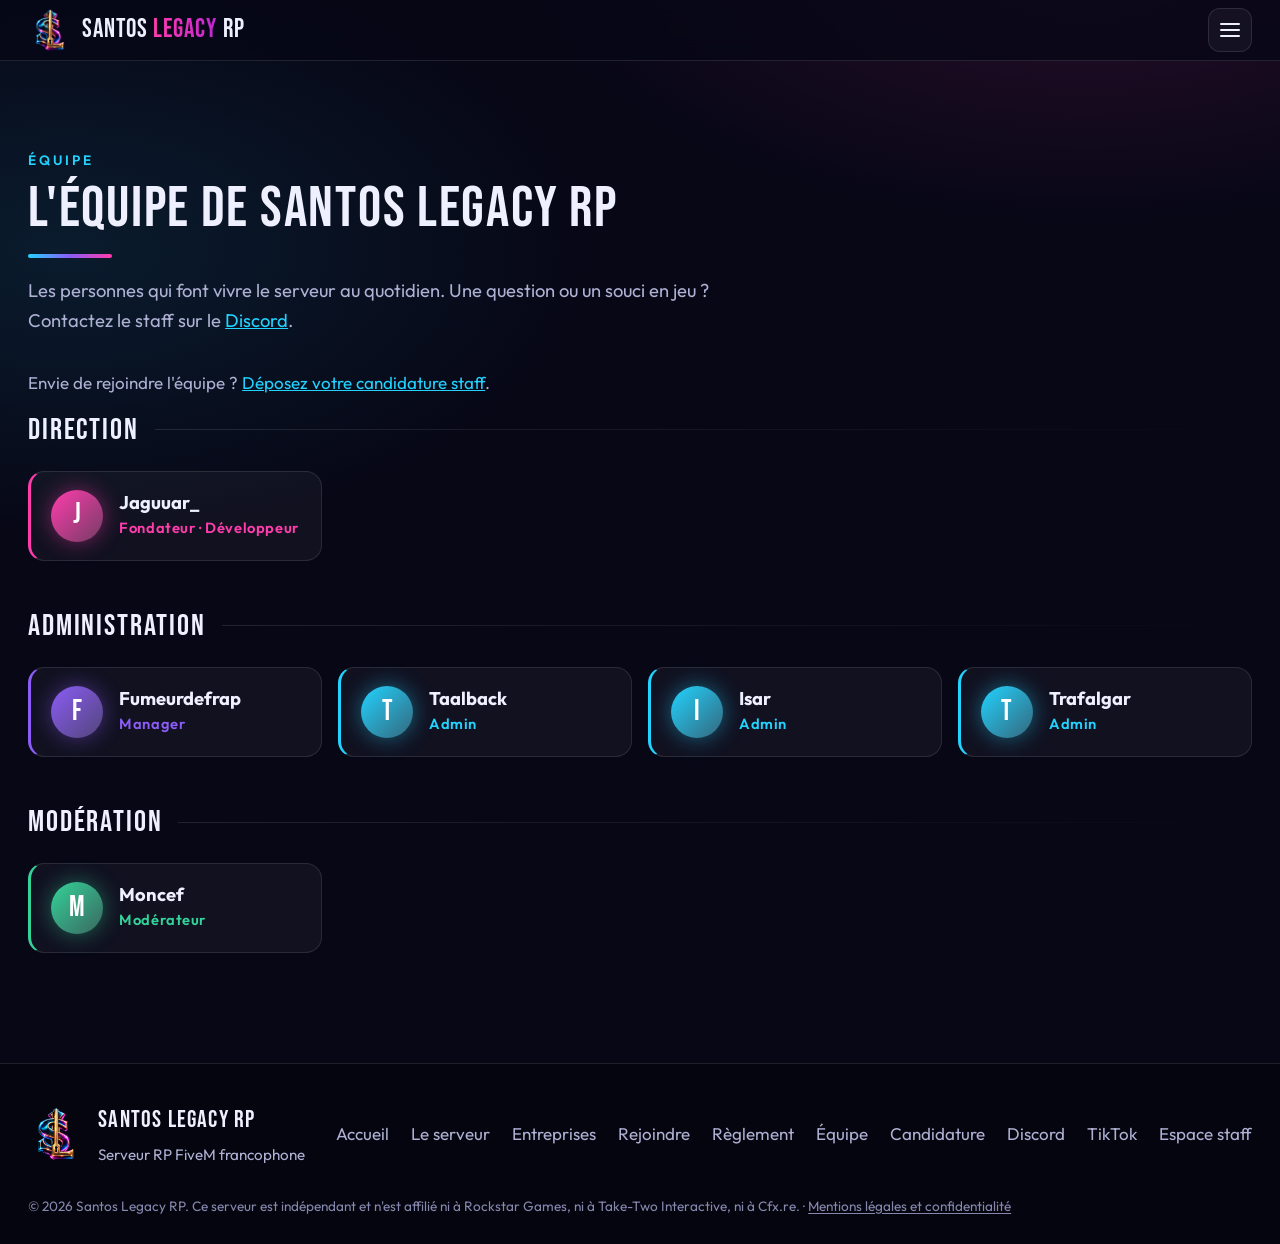
<file: equipe.html>
<!DOCTYPE html>
<html lang="fr">
<head>
  <meta charset="utf-8">
  <meta name="viewport" content="width=device-width, initial-scale=1">
  <title>Équipe – Santos Legacy RP</title>
  <meta name="description" content="L'équipe de Santos Legacy RP : fondateur, manager, administrateurs et modérateur.">
  <meta name="theme-color" content="#070716">
  <meta property="og:type" content="website">
  <meta property="og:locale" content="fr_FR">
  <meta property="og:title" content="Équipe – Santos Legacy RP">
  <meta property="og:description" content="Les personnes qui font vivre Santos Legacy RP au quotidien.">
  <meta property="og:site_name" content="Santos Legacy RP">
  <meta property="og:url" content="https://santoslegacyrp.com/equipe.html">
  <meta property="og:image" content="https://santoslegacyrp.com/assets/partage.jpg">
  <meta property="og:image:type" content="image/jpeg">
  <meta property="og:image:width" content="1200">
  <meta property="og:image:height" content="630">
  <meta property="og:image:alt" content="Le logo de Santos Legacy RP devant la ville de nuit, avec le texte « Bienvenue sur Santos Legacy RP »">
  <meta name="twitter:card" content="summary_large_image">
  <link rel="icon" type="image/png" href="assets/logo.png">
  <link rel="preload" href="assets/fonts/outfit.woff2" as="font" type="font/woff2" crossorigin>
  <link rel="preload" href="assets/fonts/bebas-neue.woff2" as="font" type="font/woff2" crossorigin>
  <link rel="stylesheet" href="css/fonts.css">
  <link rel="stylesheet" href="css/style.css">
  <script>document.documentElement.classList.add("js");</script>
</head>
<body>
  <a class="skip-link" href="#contenu">Aller au contenu</a>

  <header class="nav" id="top">
    <div class="nav__inner">
      <a class="nav__brand" href="index.html" aria-label="Santos Legacy RP – accueil">
        <img src="assets/logo.png" width="44" height="44" alt="">
        <span>Santos <em>Legacy</em> RP</span>
      </a>

      <button class="nav__toggle" type="button" aria-expanded="false" aria-controls="menu">
        <span class="sr-only">Menu</span>
        <span class="nav__burger" aria-hidden="true"></span>
      </button>

      <nav class="nav__menu" id="menu" aria-label="Navigation principale">
        <a href="index.html">Accueil</a>
        <a href="serveur.html">Le serveur</a>
        <a href="entreprises.html">Entreprises</a>
        <a href="rejoindre.html">Rejoindre</a>
        <a href="reglement.html">Règlement</a>
        <a href="equipe.html" aria-current="page">Équipe</a>
        <a href="candidature.html">Candidature</a>
        <a class="nav__social" href="#" data-tiktok target="_blank" rel="noopener" aria-label="TikTok de Santos Legacy RP"><svg class="icon" viewBox="0 0 24 24" aria-hidden="true"><path d="M12.525.02c1.31-.02 2.61-.01 3.91-.02.08 1.53.63 3.09 1.75 4.17 1.12 1.11 2.7 1.62 4.24 1.79v4.03c-1.44-.05-2.89-.35-4.2-.97-.57-.26-1.1-.59-1.62-.93-.01 2.92.01 5.84-.02 8.75-.08 1.4-.54 2.79-1.35 3.94-1.31 1.92-3.58 3.17-5.91 3.21-1.43.08-2.86-.31-4.08-1.03-2.02-1.19-3.44-3.37-3.65-5.71-.02-.5-.03-1-.01-1.49.18-1.9 1.12-3.72 2.58-4.96 1.66-1.44 3.98-2.13 6.15-1.72.02 1.48-.04 2.96-.04 4.44-.99-.32-2.15-.23-3.02.37-.63.41-1.11 1.04-1.36 1.75-.21.51-.15 1.07-.14 1.61.24 1.64 1.82 3.02 3.5 2.87 1.12-.01 2.19-.66 2.77-1.61.19-.33.4-.67.41-1.06.1-1.79.06-3.57.07-5.36.01-4.03-.01-8.05.02-12.07z"/></svg><span class="nav__social-text">TikTok</span></a>
        <a class="btn btn--small btn--discord" href="#" data-discord target="_blank" rel="noopener">Discord</a>
        <a class="nav__staff" href="staff.html" data-staff-link hidden>Espace staff</a>
      </nav>
    </div>
  </header>

  <main id="contenu">
    <section class="page-head">
      <div class="container">
        <p class="eyebrow">Équipe</p>
        <h1 class="section__title">L'équipe de Santos Legacy RP</h1>
        <p class="section__lead">Les personnes qui font vivre le serveur au quotidien. Une question ou un souci en jeu ? Contactez le staff sur le <a href="#" data-discord target="_blank" rel="noopener">Discord</a>.</p>
      </div>
    </section>

    <section class="team" aria-label="Membres de l'équipe">
      <div class="container">

        <p class="team__join">Envie de rejoindre l'équipe ? <a href="candidature.html#staff">Déposez votre candidature staff</a>.</p>

        <!-- Organigramme en direct : il suit le panel staff. Affiché seulement si le panel répond ; sinon la liste ci-dessous reste affichée. -->
        <div id="team-live" hidden>
          <h2 class="team__group">Organigramme du staff</h2>
          <p class="sr-only" id="team-summary"></p>
          <div class="org__chart" id="team-chart"></div>
          <div class="org__legend" id="team-legend"></div>
        </div>

        <div id="team-static">
        <h2 class="team__group">Direction</h2>
        <ul class="team__grid">
          <li class="member member--founder">
            <span class="member__avatar" aria-hidden="true">J</span>
            <div>
              <span class="member__name">Jaguuar_</span>
              <span class="member__role">Fondateur · Développeur</span>
            </div>
          </li>
        </ul>

        <h2 class="team__group">Administration</h2>
        <ul class="team__grid">
          <li class="member member--manager">
            <span class="member__avatar" aria-hidden="true">F</span>
            <div>
              <span class="member__name">Fumeurdefrap</span>
              <span class="member__role">Manager</span>
            </div>
          </li>
          <li class="member member--admin">
            <span class="member__avatar" aria-hidden="true">T</span>
            <div>
              <span class="member__name">Taalback</span>
              <span class="member__role">Admin</span>
            </div>
          </li>
          <li class="member member--admin">
            <span class="member__avatar" aria-hidden="true">I</span>
            <div>
              <span class="member__name">Isar</span>
              <span class="member__role">Admin</span>
            </div>
          </li>
          <li class="member member--admin">
            <span class="member__avatar" aria-hidden="true">T</span>
            <div>
              <span class="member__name">Trafalgar</span>
              <span class="member__role">Admin</span>
            </div>
          </li>
        </ul>

        <h2 class="team__group">Modération</h2>
        <ul class="team__grid">
          <li class="member member--mod">
            <span class="member__avatar" aria-hidden="true">M</span>
            <div>
              <span class="member__name">Moncef</span>
              <span class="member__role">Modérateur</span>
            </div>
          </li>
        </ul>
        </div>

      </div>
    </section>
  </main>

  <footer class="footer">
    <div class="container footer__inner">
      <div class="footer__brand">
        <img src="assets/logo.png" width="56" height="56" alt="">
        <div>
          <strong>Santos Legacy RP</strong>
          <span>Serveur RP FiveM francophone</span>
        </div>
      </div>
      <nav class="footer__links" aria-label="Liens du pied de page">
        <a href="index.html">Accueil</a>
        <a href="serveur.html">Le serveur</a>
        <a href="entreprises.html">Entreprises</a>
        <a href="rejoindre.html">Rejoindre</a>
        <a href="reglement.html">Règlement</a>
        <a href="equipe.html">Équipe</a>
        <a href="candidature.html">Candidature</a>
        <a href="#" data-discord target="_blank" rel="noopener">Discord</a>
        <a href="#" data-tiktok target="_blank" rel="noopener">TikTok</a>
        <a href="staff.html" data-staff-link hidden>Espace staff</a>
      </nav>
    </div>
    <p class="footer__legal container">
      © <span data-year>2026</span> Santos Legacy RP. Ce serveur est indépendant et n'est affilié ni à Rockstar Games, ni à Take-Two Interactive, ni à Cfx.re. · <a href="mentions-legales.html">Mentions légales et confidentialité</a>
    </p>
  </footer>

  <script src="js/config.js"></script>
  <script src="js/main.js"></script>
  <script src="js/org-model.js"></script>
  <script src="js/equipe.js"></script>
</body>
</html>
</file>
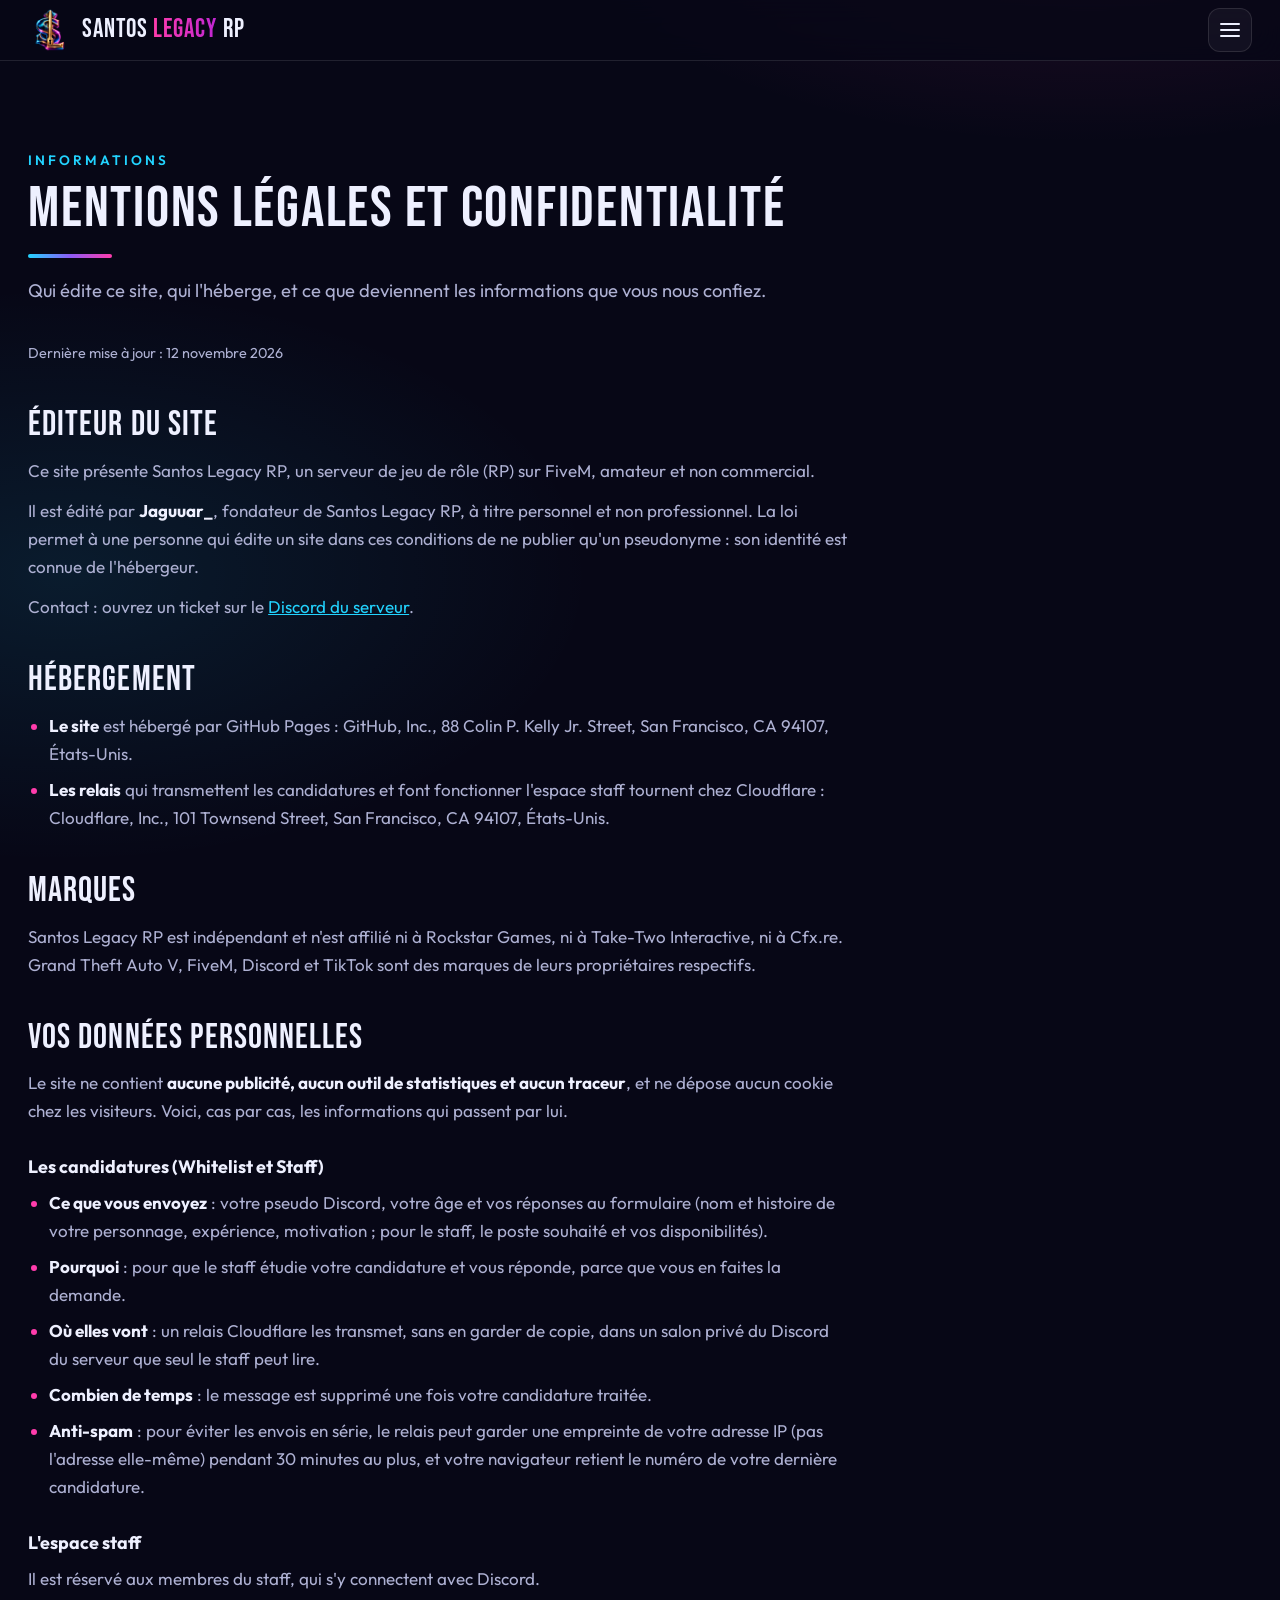
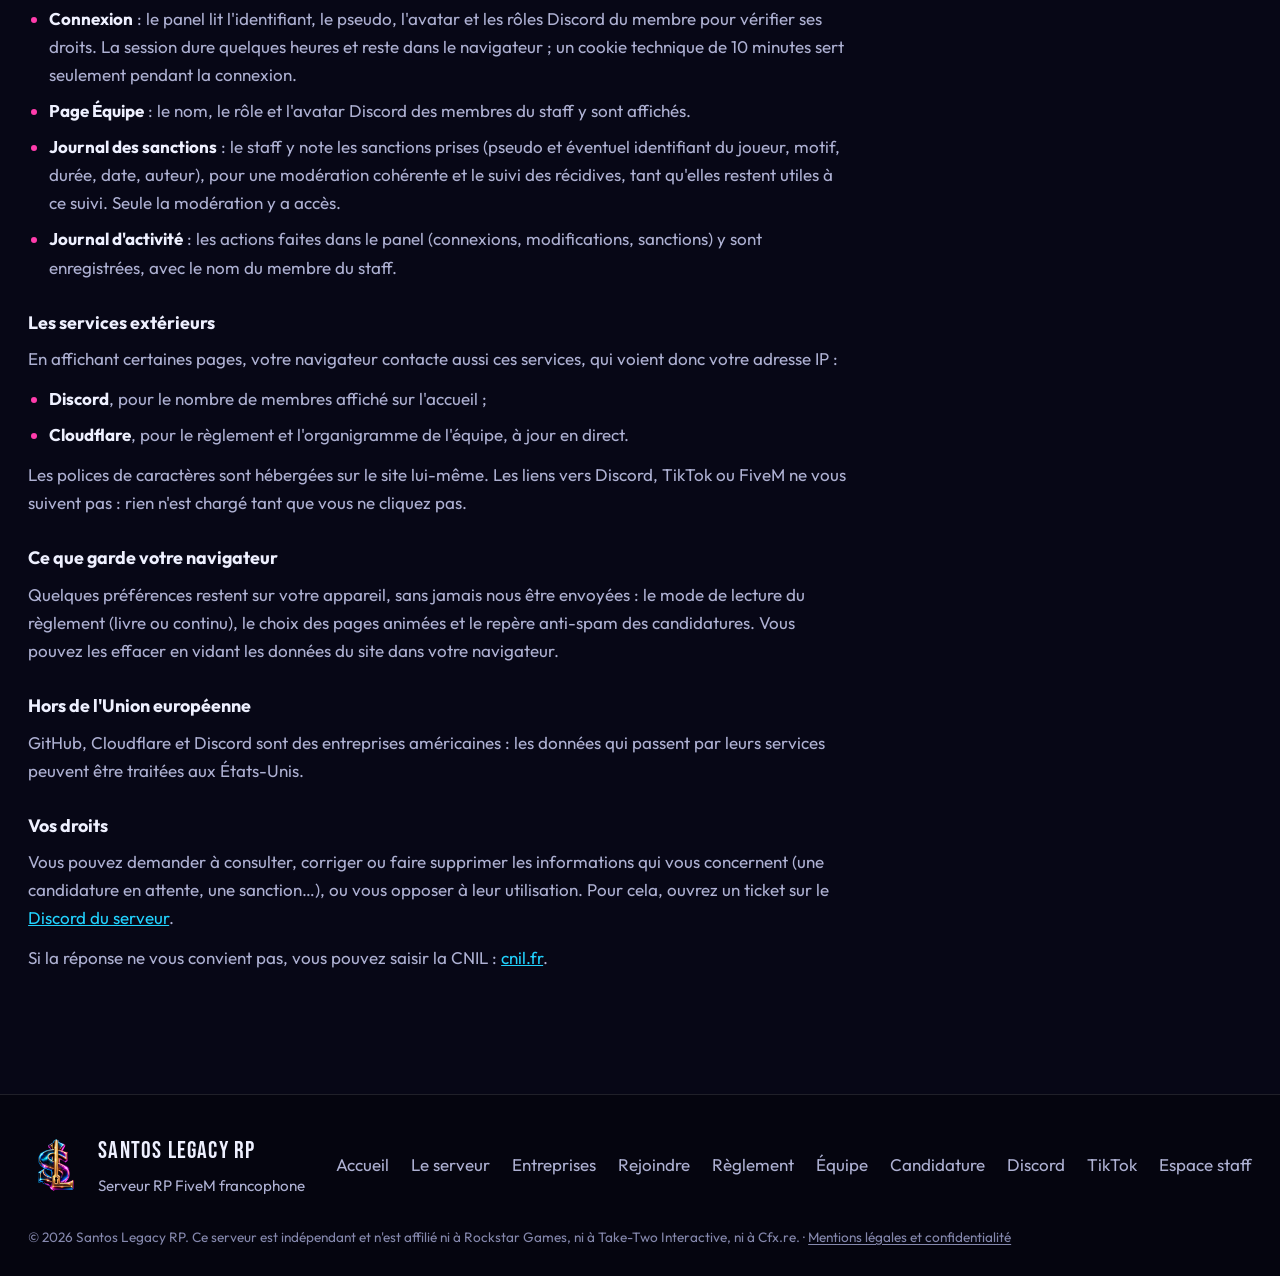
<file: mentions-legales.html>
<!DOCTYPE html>
<html lang="fr">
<head>
  <meta charset="utf-8">
  <meta name="viewport" content="width=device-width, initial-scale=1">
  <title>Mentions légales et confidentialité – Santos Legacy RP</title>
  <meta name="description" content="Mentions légales du site Santos Legacy RP et politique de confidentialité : éditeur, hébergement, données des candidatures et de l'espace staff, vos droits.">
  <meta name="theme-color" content="#070716">
  <link rel="icon" type="image/png" href="assets/logo.png">
  <link rel="preload" href="assets/fonts/outfit.woff2" as="font" type="font/woff2" crossorigin>
  <link rel="preload" href="assets/fonts/bebas-neue.woff2" as="font" type="font/woff2" crossorigin>
  <link rel="stylesheet" href="css/fonts.css">
  <link rel="stylesheet" href="css/style.css">
  <script>document.documentElement.classList.add("js");</script>
</head>
<body>
  <a class="skip-link" href="#contenu">Aller au contenu</a>

  <header class="nav" id="top">
    <div class="nav__inner">
      <a class="nav__brand" href="index.html" aria-label="Santos Legacy RP – accueil">
        <img src="assets/logo.png" width="44" height="44" alt="">
        <span>Santos <em>Legacy</em> RP</span>
      </a>

      <button class="nav__toggle" type="button" aria-expanded="false" aria-controls="menu">
        <span class="sr-only">Menu</span>
        <span class="nav__burger" aria-hidden="true"></span>
      </button>

      <nav class="nav__menu" id="menu" aria-label="Navigation principale">
        <a href="index.html">Accueil</a>
        <a href="serveur.html">Le serveur</a>
        <a href="entreprises.html">Entreprises</a>
        <a href="rejoindre.html">Rejoindre</a>
        <a href="reglement.html">Règlement</a>
        <a href="equipe.html">Équipe</a>
        <a href="candidature.html">Candidature</a>
        <a class="nav__social" href="#" data-tiktok target="_blank" rel="noopener" aria-label="TikTok de Santos Legacy RP"><svg class="icon" viewBox="0 0 24 24" aria-hidden="true"><path d="M12.525.02c1.31-.02 2.61-.01 3.91-.02.08 1.53.63 3.09 1.75 4.17 1.12 1.11 2.7 1.62 4.24 1.79v4.03c-1.44-.05-2.89-.35-4.2-.97-.57-.26-1.1-.59-1.62-.93-.01 2.92.01 5.84-.02 8.75-.08 1.4-.54 2.79-1.35 3.94-1.31 1.92-3.58 3.17-5.91 3.21-1.43.08-2.86-.31-4.08-1.03-2.02-1.19-3.44-3.37-3.65-5.71-.02-.5-.03-1-.01-1.49.18-1.9 1.12-3.72 2.58-4.96 1.66-1.44 3.98-2.13 6.15-1.72.02 1.48-.04 2.96-.04 4.44-.99-.32-2.15-.23-3.02.37-.63.41-1.11 1.04-1.36 1.75-.21.51-.15 1.07-.14 1.61.24 1.64 1.82 3.02 3.5 2.87 1.12-.01 2.19-.66 2.77-1.61.19-.33.4-.67.41-1.06.1-1.79.06-3.57.07-5.36.01-4.03-.01-8.05.02-12.07z"/></svg><span class="nav__social-text">TikTok</span></a>
        <a class="btn btn--small btn--discord" href="#" data-discord target="_blank" rel="noopener">Discord</a>
        <a class="nav__staff" href="staff.html" data-staff-link hidden>Espace staff</a>
      </nav>
    </div>
  </header>

  <main id="contenu">
    <section class="page-head">
      <div class="container">
        <p class="eyebrow">Informations</p>
        <h1 class="section__title">Mentions légales et confidentialité</h1>
        <p class="section__lead">Qui édite ce site, qui l'héberge, et ce que deviennent les informations que vous nous confiez.</p>
      </div>
    </section>

    <section class="page-body" aria-label="Mentions légales et politique de confidentialité">
      <div class="container">
        <article class="legal">
          <p class="legal__updated">Dernière mise à jour : 12 novembre 2026</p>

          <h2 id="editeur">Éditeur du site</h2>
          <p>Ce site présente Santos Legacy RP, un serveur de jeu de rôle (RP) sur FiveM, amateur et non commercial.</p>
          <p>Il est édité par <strong>Jaguuar_</strong>, fondateur de Santos Legacy RP, à titre personnel et non professionnel. La loi permet à une personne qui édite un site dans ces conditions de ne publier qu'un pseudonyme&nbsp;: son identité est connue de l'hébergeur.</p>
          <p>Contact&nbsp;: ouvrez un ticket sur le <a href="#" data-discord target="_blank" rel="noopener">Discord du serveur</a>.</p>

          <h2 id="hebergement">Hébergement</h2>
          <ul>
            <li><strong>Le site</strong> est hébergé par GitHub Pages&nbsp;: GitHub, Inc., 88 Colin P. Kelly Jr. Street, San Francisco, CA 94107, États-Unis.</li>
            <li><strong>Les relais</strong> qui transmettent les candidatures et font fonctionner l'espace staff tournent chez Cloudflare&nbsp;: Cloudflare, Inc., 101 Townsend Street, San Francisco, CA 94107, États-Unis.</li>
          </ul>

          <h2 id="marques">Marques</h2>
          <p>Santos Legacy RP est indépendant et n'est affilié ni à Rockstar Games, ni à Take-Two Interactive, ni à Cfx.re. Grand Theft Auto&nbsp;V, FiveM, Discord et TikTok sont des marques de leurs propriétaires respectifs.</p>

          <h2 id="donnees">Vos données personnelles</h2>
          <p>Le site ne contient <strong>aucune publicité, aucun outil de statistiques et aucun traceur</strong>, et ne dépose aucun cookie chez les visiteurs. Voici, cas par cas, les informations qui passent par lui.</p>

          <h3>Les candidatures (Whitelist et Staff)</h3>
          <ul>
            <li><strong>Ce que vous envoyez</strong>&nbsp;: votre pseudo Discord, votre âge et vos réponses au formulaire (nom et histoire de votre personnage, expérience, motivation&nbsp;; pour le staff, le poste souhaité et vos disponibilités).</li>
            <li><strong>Pourquoi</strong>&nbsp;: pour que le staff étudie votre candidature et vous réponde, parce que vous en faites la demande.</li>
            <li><strong>Où elles vont</strong>&nbsp;: un relais Cloudflare les transmet, sans en garder de copie, dans un salon privé du Discord du serveur que seul le staff peut lire.</li>
            <li><strong>Combien de temps</strong>&nbsp;: le message est supprimé une fois votre candidature traitée.</li>
            <li><strong>Anti-spam</strong>&nbsp;: pour éviter les envois en série, le relais peut garder une empreinte de votre adresse IP (pas l'adresse elle-même) pendant 30&nbsp;minutes au plus, et votre navigateur retient le numéro de votre dernière candidature.</li>
          </ul>

          <h3>L'espace staff</h3>
          <p>Il est réservé aux membres du staff, qui s'y connectent avec Discord.</p>
          <ul>
            <li><strong>Connexion</strong>&nbsp;: le panel lit l'identifiant, le pseudo, l'avatar et les rôles Discord du membre pour vérifier ses droits. La session dure quelques heures et reste dans le navigateur&nbsp;; un cookie technique de 10&nbsp;minutes sert seulement pendant la connexion.</li>
            <li><strong>Page Équipe</strong>&nbsp;: le nom, le rôle et l'avatar Discord des membres du staff y sont affichés.</li>
            <li><strong>Journal des sanctions</strong>&nbsp;: le staff y note les sanctions prises (pseudo et éventuel identifiant du joueur, motif, durée, date, auteur), pour une modération cohérente et le suivi des récidives, tant qu'elles restent utiles à ce suivi. Seule la modération y a accès.</li>
            <li><strong>Journal d'activité</strong>&nbsp;: les actions faites dans le panel (connexions, modifications, sanctions) y sont enregistrées, avec le nom du membre du staff.</li>
          </ul>

          <h3>Les services extérieurs</h3>
          <p>En affichant certaines pages, votre navigateur contacte aussi ces services, qui voient donc votre adresse IP&nbsp;:</p>
          <ul>
            <li><strong>Discord</strong>, pour le nombre de membres affiché sur l'accueil&nbsp;;</li>
            <li><strong>Cloudflare</strong>, pour le règlement et l'organigramme de l'équipe, à jour en direct.</li>
          </ul>
          <p>Les polices de caractères sont hébergées sur le site lui-même. Les liens vers Discord, TikTok ou FiveM ne vous suivent pas&nbsp;: rien n'est chargé tant que vous ne cliquez pas.</p>

          <h3>Ce que garde votre navigateur</h3>
          <p>Quelques préférences restent sur votre appareil, sans jamais nous être envoyées&nbsp;: le mode de lecture du règlement (livre ou continu), le choix des pages animées et le repère anti-spam des candidatures. Vous pouvez les effacer en vidant les données du site dans votre navigateur.</p>

          <h3>Hors de l'Union européenne</h3>
          <p>GitHub, Cloudflare et Discord sont des entreprises américaines&nbsp;: les données qui passent par leurs services peuvent être traitées aux États-Unis.</p>

          <h3>Vos droits</h3>
          <p>Vous pouvez demander à consulter, corriger ou faire supprimer les informations qui vous concernent (une candidature en attente, une sanction…), ou vous opposer à leur utilisation. Pour cela, ouvrez un ticket sur le <a href="#" data-discord target="_blank" rel="noopener">Discord du serveur</a>.</p>
          <p>Si la réponse ne vous convient pas, vous pouvez saisir la CNIL&nbsp;: <a href="https://www.cnil.fr" target="_blank" rel="noopener">cnil.fr</a>.</p>
        </article>
      </div>
    </section>
  </main>

  <footer class="footer">
    <div class="container footer__inner">
      <div class="footer__brand">
        <img src="assets/logo.png" width="56" height="56" alt="">
        <div>
          <strong>Santos Legacy RP</strong>
          <span>Serveur RP FiveM francophone</span>
        </div>
      </div>
      <nav class="footer__links" aria-label="Liens du pied de page">
        <a href="index.html">Accueil</a>
        <a href="serveur.html">Le serveur</a>
        <a href="entreprises.html">Entreprises</a>
        <a href="rejoindre.html">Rejoindre</a>
        <a href="reglement.html">Règlement</a>
        <a href="equipe.html">Équipe</a>
        <a href="candidature.html">Candidature</a>
        <a href="#" data-discord target="_blank" rel="noopener">Discord</a>
        <a href="#" data-tiktok target="_blank" rel="noopener">TikTok</a>
        <a href="staff.html" data-staff-link hidden>Espace staff</a>
      </nav>
    </div>
    <p class="footer__legal container">
      © <span data-year>2026</span> Santos Legacy RP. Ce serveur est indépendant et n'est affilié ni à Rockstar Games, ni à Take-Two Interactive, ni à Cfx.re. · <a href="mentions-legales.html">Mentions légales et confidentialité</a>
    </p>
  </footer>

  <script src="js/config.js"></script>
  <script src="js/main.js"></script>
</body>
</html>
</file>
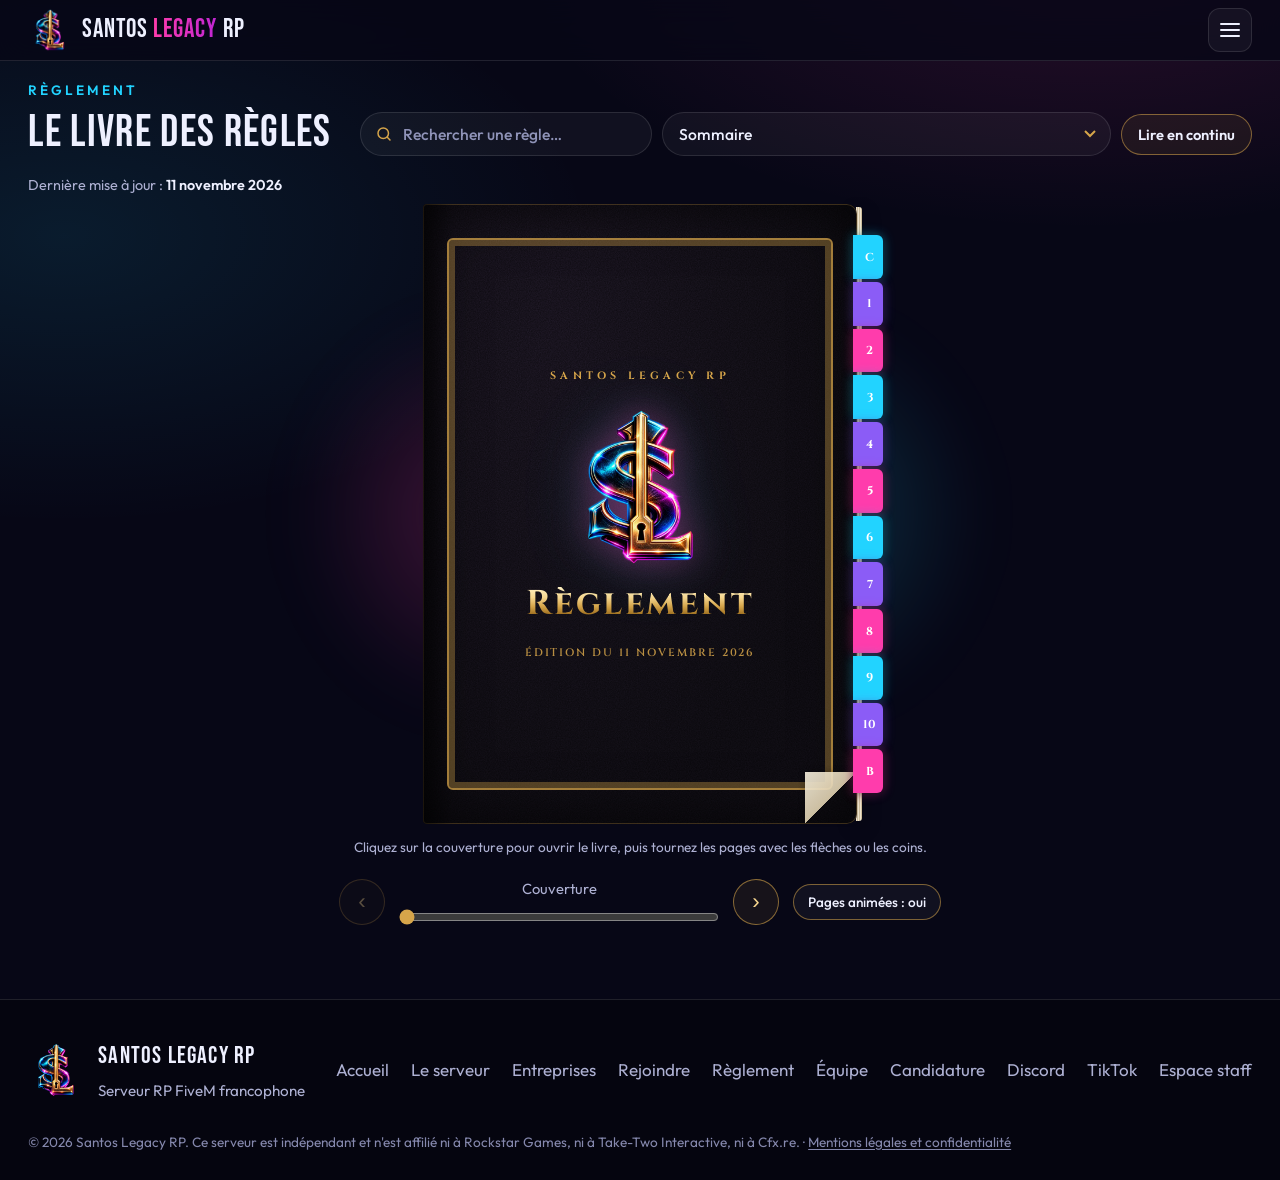
<file: reglement.html>
<!DOCTYPE html>
<html lang="fr">
<head>
  <meta charset="utf-8">
  <meta name="viewport" content="width=device-width, initial-scale=1">
  <title>Règlement – Santos Legacy RP</title>
  <meta name="description" content="Le règlement de Santos Legacy RP : chapitres, règles numérotées, recherche, barème indicatif des sanctions.">
  <meta name="theme-color" content="#070716">
  <meta property="og:type" content="website">
  <meta property="og:locale" content="fr_FR">
  <meta property="og:title" content="Règlement – Santos Legacy RP">
  <meta property="og:description" content="Les règles qui garantissent une expérience RP sérieuse et immersive.">
  <meta property="og:site_name" content="Santos Legacy RP">
  <meta property="og:url" content="https://santoslegacyrp.com/reglement.html">
  <meta property="og:image" content="https://santoslegacyrp.com/assets/partage.jpg">
  <meta property="og:image:type" content="image/jpeg">
  <meta property="og:image:width" content="1200">
  <meta property="og:image:height" content="630">
  <meta property="og:image:alt" content="Le logo de Santos Legacy RP devant la ville de nuit, avec le texte « Bienvenue sur Santos Legacy RP »">
  <meta name="twitter:card" content="summary_large_image">
  <link rel="icon" type="image/png" href="assets/logo.png">
  <link rel="preload" href="assets/fonts/outfit.woff2" as="font" type="font/woff2" crossorigin>
  <link rel="preload" href="assets/fonts/bebas-neue.woff2" as="font" type="font/woff2" crossorigin>
  <link rel="stylesheet" href="css/fonts.css">
  <link rel="stylesheet" href="css/style.css">
  <link rel="stylesheet" href="css/livre.css">
  <script>document.documentElement.classList.add("js");</script>
</head>
<body class="livre-page">
  <a class="skip-link" href="#contenu">Aller au contenu</a>

  <header class="nav" id="top">
    <div class="nav__inner">
      <a class="nav__brand" href="index.html" aria-label="Santos Legacy RP – accueil">
        <img src="assets/logo.png" width="44" height="44" alt="">
        <span>Santos <em>Legacy</em> RP</span>
      </a>

      <button class="nav__toggle" type="button" aria-expanded="false" aria-controls="menu">
        <span class="sr-only">Menu</span>
        <span class="nav__burger" aria-hidden="true"></span>
      </button>

      <nav class="nav__menu" id="menu" aria-label="Navigation principale">
        <a href="index.html">Accueil</a>
        <a href="serveur.html">Le serveur</a>
        <a href="entreprises.html">Entreprises</a>
        <a href="rejoindre.html">Rejoindre</a>
        <a href="reglement.html" aria-current="page">Règlement</a>
        <a href="equipe.html">Équipe</a>
        <a href="candidature.html">Candidature</a>
        <a class="nav__social" href="#" data-tiktok target="_blank" rel="noopener" aria-label="TikTok de Santos Legacy RP"><svg class="icon" viewBox="0 0 24 24" aria-hidden="true"><path d="M12.525.02c1.31-.02 2.61-.01 3.91-.02.08 1.53.63 3.09 1.75 4.17 1.12 1.11 2.7 1.62 4.24 1.79v4.03c-1.44-.05-2.89-.35-4.2-.97-.57-.26-1.1-.59-1.62-.93-.01 2.92.01 5.84-.02 8.75-.08 1.4-.54 2.79-1.35 3.94-1.31 1.92-3.58 3.17-5.91 3.21-1.43.08-2.86-.31-4.08-1.03-2.02-1.19-3.44-3.37-3.65-5.71-.02-.5-.03-1-.01-1.49.18-1.9 1.12-3.72 2.58-4.96 1.66-1.44 3.98-2.13 6.15-1.72.02 1.48-.04 2.96-.04 4.44-.99-.32-2.15-.23-3.02.37-.63.41-1.11 1.04-1.36 1.75-.21.51-.15 1.07-.14 1.61.24 1.64 1.82 3.02 3.5 2.87 1.12-.01 2.19-.66 2.77-1.61.19-.33.4-.67.41-1.06.1-1.79.06-3.57.07-5.36.01-4.03-.01-8.05.02-12.07z"/></svg><span class="nav__social-text">TikTok</span></a>
        <a class="btn btn--small btn--discord" href="#" data-discord target="_blank" rel="noopener">Discord</a>
        <a class="nav__staff" href="staff.html" data-staff-link hidden>Espace staff</a>
      </nav>
    </div>
  </header>

  <main id="contenu">
    <section class="livre" id="reglement" aria-label="Règlement">
      <div class="container">
        <div class="livre__head">
          <div>
            <p class="eyebrow">Règlement</p>
            <h1 class="section__title">Le livre des règles</h1>
          </div>
          <div class="livre__tools">
            <form class="livre__search" role="search" id="livre-search" novalidate>
              <label class="sr-only" for="livre-q">Rechercher dans le règlement</label>
              <svg viewBox="0 0 24 24" width="18" height="18" aria-hidden="true" focusable="false"><circle cx="11" cy="11" r="7" fill="none" stroke="currentColor" stroke-width="2"/><path d="m20 20-3.6-3.6" fill="none" stroke="currentColor" stroke-width="2" stroke-linecap="round"/></svg>
              <input id="livre-q" type="search" maxlength="80" placeholder="Rechercher une règle…" autocomplete="off" spellcheck="false" disabled aria-controls="livre-results" aria-expanded="false">
              <button class="livre__clear" id="livre-clear" type="button" hidden aria-label="Effacer la recherche">×</button>
              <div class="livre__results" id="livre-results" hidden></div>
            </form>
            <select class="livre__select" id="livre-toc" aria-label="Aller à un chapitre" disabled>
              <option value="">Sommaire</option>
            </select>
            <button class="livre__mode" id="livre-mode" type="button" aria-pressed="false" disabled>Lire en continu</button>
          </div>
        </div>
        <p class="livre__updated" id="livre-updated" hidden>Dernière mise à jour : <time id="livre-updated-time"></time></p>

        <div class="livre__stage" id="livre-stage">
          <div class="book" id="book" data-mode="spread" data-at="cover" role="region" aria-label="Règlement de Santos Legacy RP, présenté comme un livre">
            <div class="book__glow" aria-hidden="true"></div>
            <div class="book__body" id="book-body">
              <div class="book__stack book__stack--left" aria-hidden="true"></div>
              <div class="book__stack book__stack--right" aria-hidden="true"></div>
              <div class="book__slot book__slot--left" id="slot-left"></div>
              <div class="book__slot book__slot--right" id="slot-right"></div>
              <div class="leaf" id="leaf" hidden aria-hidden="true">
                <div class="leaf__face leaf__face--front"></div>
                <div class="leaf__face leaf__face--back"></div>
              </div>
              <button class="book__corner book__corner--prev" id="corner-prev" type="button" aria-label="Page précédente" hidden></button>
              <button class="book__corner book__corner--next" id="corner-next" type="button" aria-label="Page suivante" hidden></button>
            </div>
            <nav class="book__tabs" id="book-tabs" aria-label="Marque-pages des chapitres"></nav>
          </div>
        </div>
        <p class="livre__hint" id="livre-hint">Cliquez sur la couverture pour ouvrir le livre, puis tournez les pages avec les flèches ou les coins.</p>

        <div class="livre__controls" id="livre-controls" hidden>
          <button class="livre__arrow" id="livre-prev" type="button" aria-label="Page précédente">‹</button>
          <div class="livre__where">
            <output id="livre-where" for="livre-range">Couverture</output>
            <input class="livre__range" id="livre-range" type="range" min="0" max="0" step="2" value="0" aria-label="Aller à une page">
          </div>
          <button class="livre__arrow" id="livre-next" type="button" aria-label="Page suivante">›</button>
          <button class="livre__anim" id="livre-anim" type="button" aria-pressed="true">Pages animées : oui</button>
        </div>
        <p class="livre__status" id="livre-status" role="status">Chargement du règlement…</p>
        <noscript><p class="livre__status">Le règlement s’affiche avec JavaScript. Activez-le dans votre navigateur, ou retrouvez les règles sur notre Discord.</p></noscript>
        <div class="lect" id="livre-lecture" hidden></div>
      </div>
    </section>
  </main>

  <footer class="footer">
    <div class="container footer__inner">
      <div class="footer__brand">
        <img src="assets/logo.png" width="56" height="56" alt="">
        <div>
          <strong>Santos Legacy RP</strong>
          <span>Serveur RP FiveM francophone</span>
        </div>
      </div>
      <nav class="footer__links" aria-label="Liens du pied de page">
        <a href="index.html">Accueil</a>
        <a href="serveur.html">Le serveur</a>
        <a href="entreprises.html">Entreprises</a>
        <a href="rejoindre.html">Rejoindre</a>
        <a href="reglement.html">Règlement</a>
        <a href="equipe.html">Équipe</a>
        <a href="candidature.html">Candidature</a>
        <a href="#" data-discord target="_blank" rel="noopener">Discord</a>
        <a href="#" data-tiktok target="_blank" rel="noopener">TikTok</a>
        <a href="staff.html" data-staff-link hidden>Espace staff</a>
      </nav>
    </div>
    <p class="footer__legal container">
      © <span data-year>2026</span> Santos Legacy RP. Ce serveur est indépendant et n'est affilié ni à Rockstar Games, ni à Take-Two Interactive, ni à Cfx.re. · <a href="mentions-legales.html">Mentions légales et confidentialité</a>
    </p>
  </footer>

  <script src="js/config.js"></script>
  <script src="js/main.js"></script>
  <script src="js/rules-render.js"></script>
  <script src="js/reglement.js"></script>
</body>
</html>
</file>
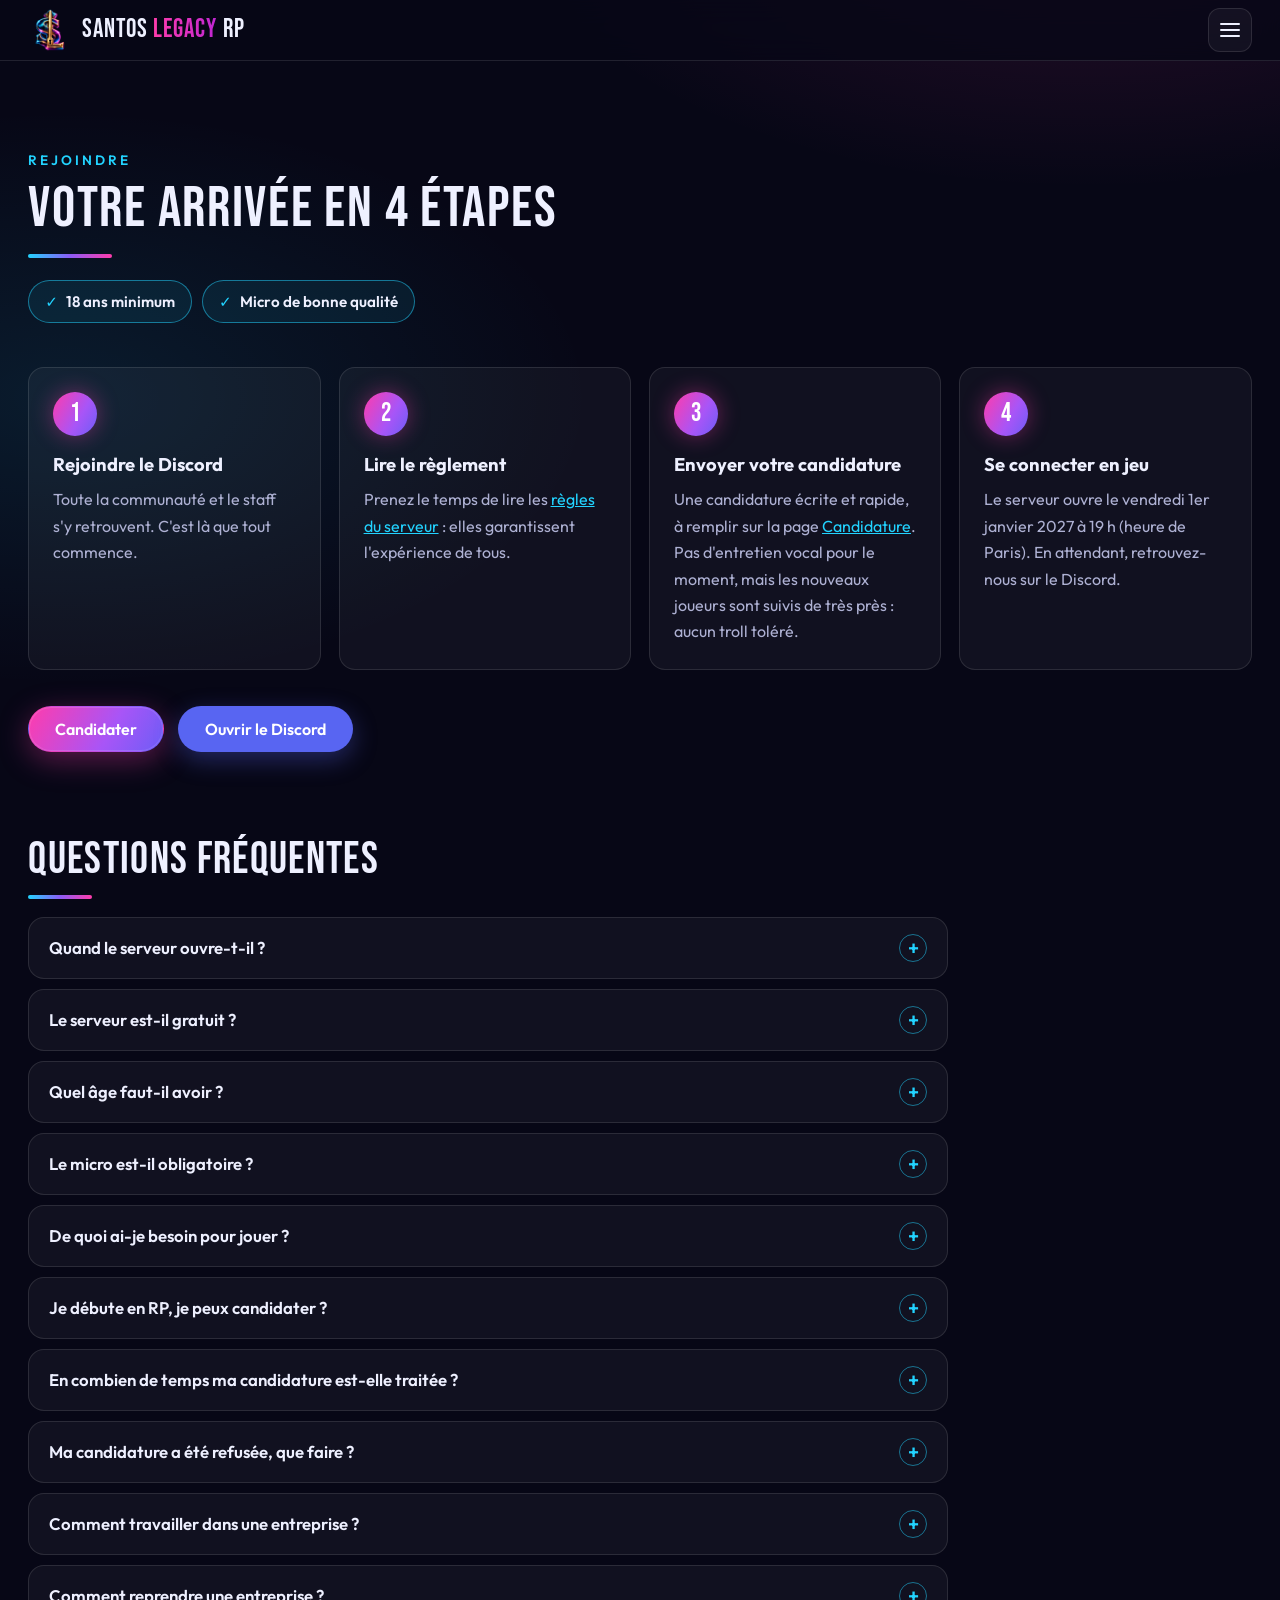
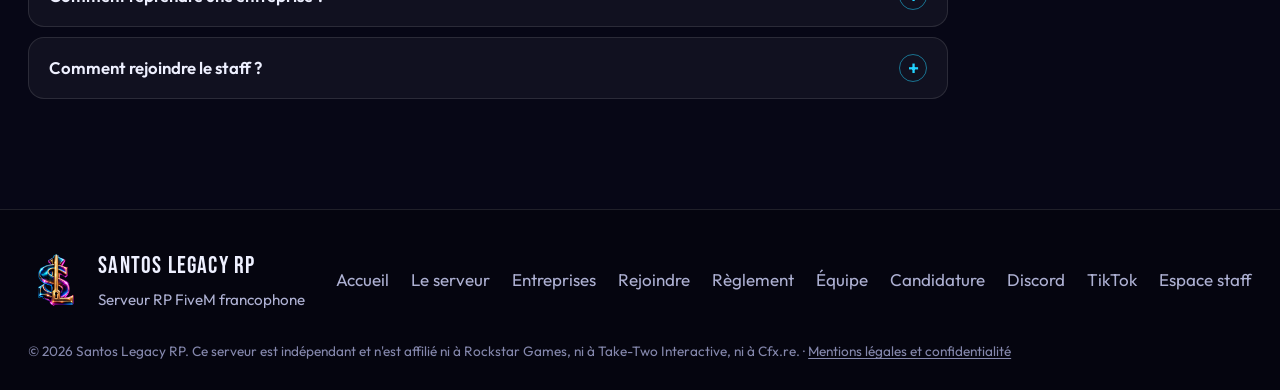
<file: rejoindre.html>
<!DOCTYPE html>
<html lang="fr">
<head>
  <meta charset="utf-8">
  <meta name="viewport" content="width=device-width, initial-scale=1">
  <title>Rejoindre – Santos Legacy RP</title>
  <meta name="description" content="Rejoindre Santos Legacy RP en 4 étapes : Discord, règlement, candidature, connexion en jeu. 18 ans minimum et micro de bonne qualité.">
  <meta name="theme-color" content="#070716">
  <meta property="og:type" content="website">
  <meta property="og:locale" content="fr_FR">
  <meta property="og:title" content="Rejoindre – Santos Legacy RP">
  <meta property="og:description" content="Votre arrivée sur Santos Legacy RP en 4 étapes.">
  <meta property="og:site_name" content="Santos Legacy RP">
  <meta property="og:url" content="https://santoslegacyrp.com/rejoindre.html">
  <meta property="og:image" content="https://santoslegacyrp.com/assets/partage.jpg">
  <meta property="og:image:type" content="image/jpeg">
  <meta property="og:image:width" content="1200">
  <meta property="og:image:height" content="630">
  <meta property="og:image:alt" content="Le logo de Santos Legacy RP devant la ville de nuit, avec le texte « Bienvenue sur Santos Legacy RP »">
  <meta name="twitter:card" content="summary_large_image">
  <link rel="icon" type="image/png" href="assets/logo.png">
  <link rel="preload" href="assets/fonts/outfit.woff2" as="font" type="font/woff2" crossorigin>
  <link rel="preload" href="assets/fonts/bebas-neue.woff2" as="font" type="font/woff2" crossorigin>
  <link rel="stylesheet" href="css/fonts.css">
  <link rel="stylesheet" href="css/style.css">
  <script>document.documentElement.classList.add("js");</script>
</head>
<body>
  <a class="skip-link" href="#contenu">Aller au contenu</a>

  <header class="nav" id="top">
    <div class="nav__inner">
      <a class="nav__brand" href="index.html" aria-label="Santos Legacy RP – accueil">
        <img src="assets/logo.png" width="44" height="44" alt="">
        <span>Santos <em>Legacy</em> RP</span>
      </a>

      <button class="nav__toggle" type="button" aria-expanded="false" aria-controls="menu">
        <span class="sr-only">Menu</span>
        <span class="nav__burger" aria-hidden="true"></span>
      </button>

      <nav class="nav__menu" id="menu" aria-label="Navigation principale">
        <a href="index.html">Accueil</a>
        <a href="serveur.html">Le serveur</a>
        <a href="entreprises.html">Entreprises</a>
        <a href="rejoindre.html" aria-current="page">Rejoindre</a>
        <a href="reglement.html">Règlement</a>
        <a href="equipe.html">Équipe</a>
        <a href="candidature.html">Candidature</a>
        <a class="nav__social" href="#" data-tiktok target="_blank" rel="noopener" aria-label="TikTok de Santos Legacy RP"><svg class="icon" viewBox="0 0 24 24" aria-hidden="true"><path d="M12.525.02c1.31-.02 2.61-.01 3.91-.02.08 1.53.63 3.09 1.75 4.17 1.12 1.11 2.7 1.62 4.24 1.79v4.03c-1.44-.05-2.89-.35-4.2-.97-.57-.26-1.1-.59-1.62-.93-.01 2.92.01 5.84-.02 8.75-.08 1.4-.54 2.79-1.35 3.94-1.31 1.92-3.58 3.17-5.91 3.21-1.43.08-2.86-.31-4.08-1.03-2.02-1.19-3.44-3.37-3.65-5.71-.02-.5-.03-1-.01-1.49.18-1.9 1.12-3.72 2.58-4.96 1.66-1.44 3.98-2.13 6.15-1.72.02 1.48-.04 2.96-.04 4.44-.99-.32-2.15-.23-3.02.37-.63.41-1.11 1.04-1.36 1.75-.21.51-.15 1.07-.14 1.61.24 1.64 1.82 3.02 3.5 2.87 1.12-.01 2.19-.66 2.77-1.61.19-.33.4-.67.41-1.06.1-1.79.06-3.57.07-5.36.01-4.03-.01-8.05.02-12.07z"/></svg><span class="nav__social-text">TikTok</span></a>
        <a class="btn btn--small btn--discord" href="#" data-discord target="_blank" rel="noopener">Discord</a>
        <a class="nav__staff" href="staff.html" data-staff-link hidden>Espace staff</a>
      </nav>
    </div>
  </header>

  <main id="contenu">
    <section class="page-head">
      <div class="container">
        <p class="eyebrow">Rejoindre</p>
        <h1 class="section__title">Votre arrivée en 4 étapes</h1>

        <ul class="prereq" aria-label="Prérequis">
          <li>18 ans minimum</li>
          <li>Micro de bonne qualité</li>
        </ul>
      </div>
    </section>

    <section class="page-body" aria-label="Les étapes pour rejoindre le serveur">
      <div class="container">
        <ol class="steps">
          <li class="step reveal">
            <span class="step__num" aria-hidden="true">1</span>
            <h3>Rejoindre le Discord</h3>
            <p>Toute la communauté et le staff s'y retrouvent. C'est là que tout commence.</p>
          </li>
          <li class="step reveal">
            <span class="step__num" aria-hidden="true">2</span>
            <h3>Lire le règlement</h3>
            <p>Prenez le temps de lire les <a href="reglement.html">règles du serveur</a> : elles garantissent l'expérience de tous.</p>
          </li>
          <li class="step reveal">
            <span class="step__num" aria-hidden="true">3</span>
            <h3>Envoyer votre candidature</h3>
            <p>Une candidature écrite et rapide, à remplir sur la page <a href="candidature.html#whitelist">Candidature</a>. Pas d'entretien vocal pour le moment, mais les nouveaux joueurs sont suivis de très près : aucun troll toléré.</p>
          </li>
          <li class="step reveal">
            <span class="step__num" aria-hidden="true">4</span>
            <h3>Se connecter en jeu</h3>
            <p class="only-cfx">Lancez FiveM, puis connectez-vous directement avec le bouton ci-dessous.</p>
            <p class="no-cfx" data-opening-step>Le serveur ouvre bientôt : restez connecté sur le Discord pour la date d'ouverture.</p>
          </li>
        </ol>

        <div class="steps__action">
          <a class="btn btn--primary" href="candidature.html#whitelist">Candidater</a>
          <a class="btn btn--primary only-cfx" href="#" data-connect>Rejoindre le serveur</a>
          <a class="btn btn--discord" href="#" data-discord target="_blank" rel="noopener">Ouvrir le Discord</a>
        </div>

        <!-- FAQ : chaque question s'ouvre au clic (balises details/summary, sans JavaScript) -->
        <div class="faq" id="faq">
          <h2 class="faq__title">Questions fréquentes</h2>
          <div class="faq__list">
            <details class="faq__item">
              <summary>Quand le serveur ouvre-t-il&nbsp;?</summary>
              <div class="faq__answer"><p data-opening-answer>Bientôt : la date d'ouverture est annoncée sur le Discord.</p></div>
            </details>
            <details class="faq__item">
              <summary>Le serveur est-il gratuit&nbsp;?</summary>
              <div class="faq__answer"><p>Oui, jouer sur Santos Legacy RP est entièrement gratuit. Une boutique existera à part, pour ceux qui veulent soutenir les frais du serveur&nbsp;: elle ne donnera aucun avantage en RP à ceux qui achètent.</p></div>
            </details>
            <details class="faq__item">
              <summary>Quel âge faut-il avoir&nbsp;?</summary>
              <div class="faq__answer"><p>18 ans minimum. Santos Legacy RP est une communauté adulte.</p></div>
            </details>
            <details class="faq__item">
              <summary>Le micro est-il obligatoire&nbsp;?</summary>
              <div class="faq__answer"><p>Oui. Le RP se joue à la voix&nbsp;: il faut un micro de bonne qualité, qui ne sature pas et sans bruit de fond permanent.</p></div>
            </details>
            <details class="faq__item">
              <summary>De quoi ai-je besoin pour jouer&nbsp;?</summary>
              <div class="faq__answer"><p>D'un PC avec une copie légale de GTA&nbsp;V, et de <a href="https://fivem.net" target="_blank" rel="noopener">FiveM</a>, le logiciel gratuit qui permet de rejoindre les serveurs RP.</p></div>
            </details>
            <details class="faq__item">
              <summary>Je débute en RP, je peux candidater&nbsp;?</summary>
              <div class="faq__answer"><p>Oui, les débutants sont les bienvenus. L'envie de bien faire et le respect du <a href="reglement.html">règlement</a> comptent plus que l'expérience, et le staff suit les nouveaux joueurs de près pour les aider à bien démarrer.</p></div>
            </details>
            <details class="faq__item">
              <summary>En combien de temps ma candidature est-elle traitée&nbsp;?</summary>
              <div class="faq__answer"><p>En général sous 48&nbsp;h. La réponse vous est donnée sur le Discord&nbsp;: restez-y connecté.</p></div>
            </details>
            <details class="faq__item">
              <summary>Ma candidature a été refusée, que faire&nbsp;?</summary>
              <div class="faq__answer"><p>Vous pouvez en envoyer une nouvelle 7 jours plus tard. Profitez-en pour retravailler l'histoire de votre personnage et relire le règlement.</p></div>
            </details>
            <details class="faq__item">
              <summary>Comment travailler dans une entreprise&nbsp;?</summary>
              <div class="faq__answer"><p>Les recrutements se font en jeu, directement auprès des entreprises. Retrouvez-les toutes sur la page <a href="entreprises.html">Entreprises</a>.</p></div>
            </details>
            <details class="faq__item">
              <summary>Comment reprendre une entreprise&nbsp;?</summary>
              <div class="faq__answer"><p>Envoyez votre candidature par ticket sur le Discord, de préférence avec une présentation de votre projet dans un Google Docs ou un Google Slides. Toutes les explications sont sur la page <a href="entreprises.html#reprendre">Entreprises</a>.</p></div>
            </details>
            <details class="faq__item">
              <summary>Comment rejoindre le staff&nbsp;?</summary>
              <div class="faq__answer"><p>Remplissez la candidature de l'onglet <a href="candidature.html#staff">Staff</a> de la page Candidature.</p></div>
            </details>
          </div>
        </div>
      </div>
    </section>
  </main>

  <footer class="footer">
    <div class="container footer__inner">
      <div class="footer__brand">
        <img src="assets/logo.png" width="56" height="56" alt="">
        <div>
          <strong>Santos Legacy RP</strong>
          <span>Serveur RP FiveM francophone</span>
        </div>
      </div>
      <nav class="footer__links" aria-label="Liens du pied de page">
        <a href="index.html">Accueil</a>
        <a href="serveur.html">Le serveur</a>
        <a href="entreprises.html">Entreprises</a>
        <a href="rejoindre.html">Rejoindre</a>
        <a href="reglement.html">Règlement</a>
        <a href="equipe.html">Équipe</a>
        <a href="candidature.html">Candidature</a>
        <a href="#" data-discord target="_blank" rel="noopener">Discord</a>
        <a href="#" data-tiktok target="_blank" rel="noopener">TikTok</a>
        <a href="staff.html" data-staff-link hidden>Espace staff</a>
      </nav>
    </div>
    <p class="footer__legal container">
      © <span data-year>2026</span> Santos Legacy RP. Ce serveur est indépendant et n'est affilié ni à Rockstar Games, ni à Take-Two Interactive, ni à Cfx.re. · <a href="mentions-legales.html">Mentions légales et confidentialité</a>
    </p>
  </footer>

  <script src="js/config.js"></script>
  <script src="js/main.js"></script>
</body>
</html>
</file>
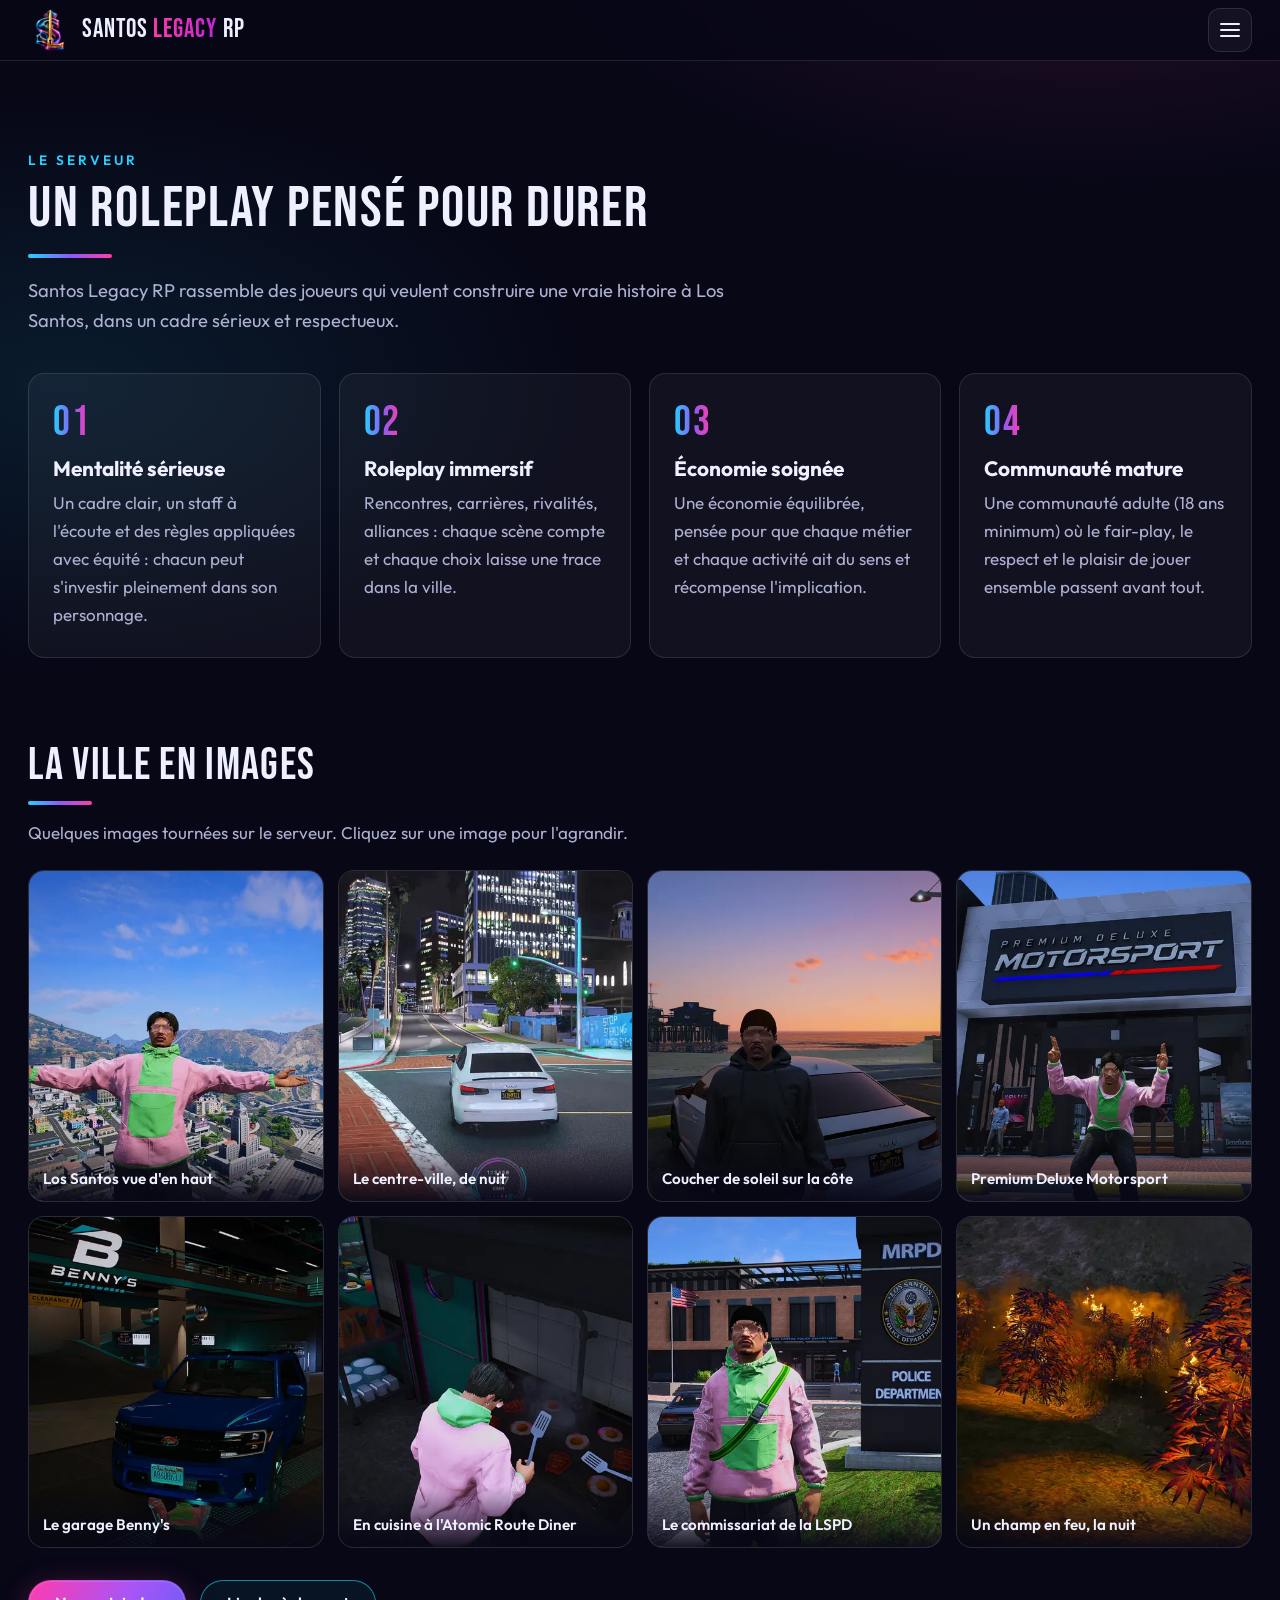
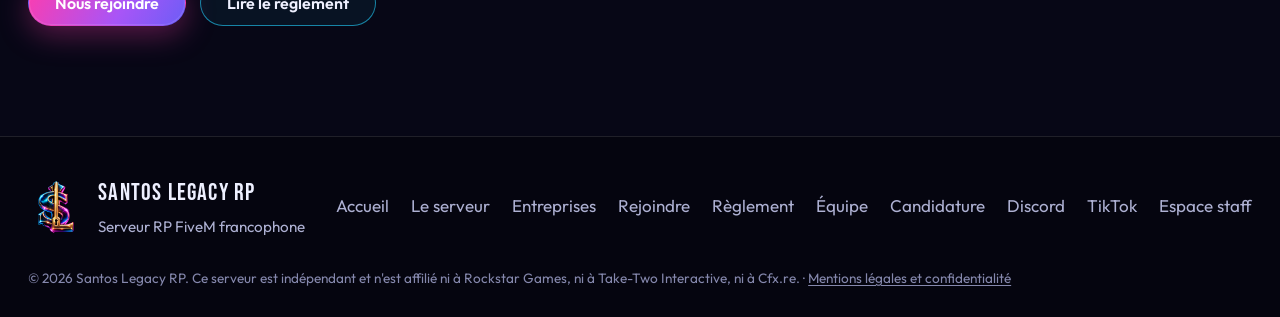
<file: serveur.html>
<!DOCTYPE html>
<html lang="fr">
<head>
  <meta charset="utf-8">
  <meta name="viewport" content="width=device-width, initial-scale=1">
  <title>Le serveur – Santos Legacy RP</title>
  <meta name="description" content="Santos Legacy RP : mentalité sérieuse, roleplay immersif, économie soignée et communauté mature. Découvrez l'esprit du serveur.">
  <meta name="theme-color" content="#070716">
  <meta property="og:type" content="website">
  <meta property="og:locale" content="fr_FR">
  <meta property="og:title" content="Le serveur – Santos Legacy RP">
  <meta property="og:description" content="Un roleplay pensé pour durer, dans un cadre sérieux et respectueux.">
  <meta property="og:site_name" content="Santos Legacy RP">
  <meta property="og:url" content="https://santoslegacyrp.com/serveur.html">
  <meta property="og:image" content="https://santoslegacyrp.com/assets/partage.jpg">
  <meta property="og:image:type" content="image/jpeg">
  <meta property="og:image:width" content="1200">
  <meta property="og:image:height" content="630">
  <meta property="og:image:alt" content="Le logo de Santos Legacy RP devant la ville de nuit, avec le texte « Bienvenue sur Santos Legacy RP »">
  <meta name="twitter:card" content="summary_large_image">
  <link rel="icon" type="image/png" href="assets/logo.png">
  <link rel="preload" href="assets/fonts/outfit.woff2" as="font" type="font/woff2" crossorigin>
  <link rel="preload" href="assets/fonts/bebas-neue.woff2" as="font" type="font/woff2" crossorigin>
  <link rel="stylesheet" href="css/fonts.css">
  <link rel="stylesheet" href="css/style.css">
  <script>document.documentElement.classList.add("js");</script>
</head>
<body>
  <a class="skip-link" href="#contenu">Aller au contenu</a>

  <header class="nav" id="top">
    <div class="nav__inner">
      <a class="nav__brand" href="index.html" aria-label="Santos Legacy RP – accueil">
        <img src="assets/logo.png" width="44" height="44" alt="">
        <span>Santos <em>Legacy</em> RP</span>
      </a>

      <button class="nav__toggle" type="button" aria-expanded="false" aria-controls="menu">
        <span class="sr-only">Menu</span>
        <span class="nav__burger" aria-hidden="true"></span>
      </button>

      <nav class="nav__menu" id="menu" aria-label="Navigation principale">
        <a href="index.html">Accueil</a>
        <a href="serveur.html" aria-current="page">Le serveur</a>
        <a href="entreprises.html">Entreprises</a>
        <a href="rejoindre.html">Rejoindre</a>
        <a href="reglement.html">Règlement</a>
        <a href="equipe.html">Équipe</a>
        <a href="candidature.html">Candidature</a>
        <a class="nav__social" href="#" data-tiktok target="_blank" rel="noopener" aria-label="TikTok de Santos Legacy RP"><svg class="icon" viewBox="0 0 24 24" aria-hidden="true"><path d="M12.525.02c1.31-.02 2.61-.01 3.91-.02.08 1.53.63 3.09 1.75 4.17 1.12 1.11 2.7 1.62 4.24 1.79v4.03c-1.44-.05-2.89-.35-4.2-.97-.57-.26-1.1-.59-1.62-.93-.01 2.92.01 5.84-.02 8.75-.08 1.4-.54 2.79-1.35 3.94-1.31 1.92-3.58 3.17-5.91 3.21-1.43.08-2.86-.31-4.08-1.03-2.02-1.19-3.44-3.37-3.65-5.71-.02-.5-.03-1-.01-1.49.18-1.9 1.12-3.72 2.58-4.96 1.66-1.44 3.98-2.13 6.15-1.72.02 1.48-.04 2.96-.04 4.44-.99-.32-2.15-.23-3.02.37-.63.41-1.11 1.04-1.36 1.75-.21.51-.15 1.07-.14 1.61.24 1.64 1.82 3.02 3.5 2.87 1.12-.01 2.19-.66 2.77-1.61.19-.33.4-.67.41-1.06.1-1.79.06-3.57.07-5.36.01-4.03-.01-8.05.02-12.07z"/></svg><span class="nav__social-text">TikTok</span></a>
        <a class="btn btn--small btn--discord" href="#" data-discord target="_blank" rel="noopener">Discord</a>
        <a class="nav__staff" href="staff.html" data-staff-link hidden>Espace staff</a>
      </nav>
    </div>
  </header>

  <main id="contenu">
    <section class="page-head">
      <div class="container">
        <p class="eyebrow">Le serveur</p>
        <h1 class="section__title">Un roleplay pensé pour durer</h1>
        <p class="section__lead">Santos Legacy RP rassemble des joueurs qui veulent construire une vraie histoire à Los Santos, dans un cadre sérieux et respectueux.</p>
      </div>
    </section>

    <section class="page-body" aria-label="Ce qui fait Santos Legacy RP">
      <div class="container">
        <div class="cards">
          <article class="card reveal">
            <span class="card__num" aria-hidden="true">01</span>
            <h3>Mentalité sérieuse</h3>
            <p>Un cadre clair, un staff à l'écoute et des règles appliquées avec équité : chacun peut s'investir pleinement dans son personnage.</p>
          </article>
          <article class="card reveal">
            <span class="card__num" aria-hidden="true">02</span>
            <h3>Roleplay immersif</h3>
            <p>Rencontres, carrières, rivalités, alliances : chaque scène compte et chaque choix laisse une trace dans la ville.</p>
          </article>
          <article class="card reveal">
            <span class="card__num" aria-hidden="true">03</span>
            <h3>Économie soignée</h3>
            <p>Une économie équilibrée, pensée pour que chaque métier et chaque activité ait du sens et récompense l'implication.</p>
          </article>
          <article class="card reveal">
            <span class="card__num" aria-hidden="true">04</span>
            <h3>Communauté mature</h3>
            <p>Une communauté adulte (18 ans minimum) où le fair-play, le respect et le plaisir de jouer ensemble passent avant tout.</p>
          </article>
        </div>

        <!-- Galerie : images tirées des vidéos du serveur (assets/galerie : « -petit » pour la grille, sans suffixe pour l'agrandissement) -->
        <section class="gallery" aria-labelledby="gallery-title">
          <h2 class="gallery__title" id="gallery-title">La ville en images</h2>
          <p class="gallery__lead">Quelques images tournées sur le serveur. Cliquez sur une image pour l'agrandir.</p>
          <div class="gallery__grid">
          <figure class="gallery__item reveal">
            <a class="gallery__link" href="assets/galerie/vue-aerienne.webp" data-gallery-item>
              <img src="assets/galerie/vue-aerienne-petit.webp" width="480" height="540" alt="Los Santos vue d'en haut" loading="lazy">
            </a>
            <figcaption class="gallery__caption">Los Santos vue d'en haut</figcaption>
          </figure>
          <figure class="gallery__item reveal">
            <a class="gallery__link" href="assets/galerie/centre-ville-nuit.webp" data-gallery-item>
              <img src="assets/galerie/centre-ville-nuit-petit.webp" width="480" height="540" alt="Le centre-ville, de nuit" loading="lazy">
            </a>
            <figcaption class="gallery__caption">Le centre-ville, de nuit</figcaption>
          </figure>
          <figure class="gallery__item reveal">
            <a class="gallery__link" href="assets/galerie/coucher-de-soleil.webp" data-gallery-item>
              <img src="assets/galerie/coucher-de-soleil-petit.webp" width="480" height="540" alt="Coucher de soleil sur la côte" loading="lazy">
            </a>
            <figcaption class="gallery__caption">Coucher de soleil sur la côte</figcaption>
          </figure>
          <figure class="gallery__item reveal">
            <a class="gallery__link" href="assets/galerie/pdm.webp" data-gallery-item>
              <img src="assets/galerie/pdm-petit.webp" width="480" height="540" alt="Premium Deluxe Motorsport" loading="lazy">
            </a>
            <figcaption class="gallery__caption">Premium Deluxe Motorsport</figcaption>
          </figure>
          <figure class="gallery__item reveal">
            <a class="gallery__link" href="assets/galerie/bennys.webp" data-gallery-item>
              <img src="assets/galerie/bennys-petit.webp" width="480" height="540" alt="Le garage Benny's" loading="lazy">
            </a>
            <figcaption class="gallery__caption">Le garage Benny's</figcaption>
          </figure>
          <figure class="gallery__item reveal">
            <a class="gallery__link" href="assets/galerie/atomic-cuisine.webp" data-gallery-item>
              <img src="assets/galerie/atomic-cuisine-petit.webp" width="480" height="540" alt="En cuisine à l'Atomic Route Diner" loading="lazy">
            </a>
            <figcaption class="gallery__caption">En cuisine à l'Atomic Route Diner</figcaption>
          </figure>
          <figure class="gallery__item reveal">
            <a class="gallery__link" href="assets/galerie/lspd.webp" data-gallery-item>
              <img src="assets/galerie/lspd-petit.webp" width="480" height="540" alt="Le commissariat de la LSPD" loading="lazy">
            </a>
            <figcaption class="gallery__caption">Le commissariat de la LSPD</figcaption>
          </figure>
          <figure class="gallery__item reveal">
            <a class="gallery__link" href="assets/galerie/champ-en-feu.webp" data-gallery-item>
              <img src="assets/galerie/champ-en-feu-petit.webp" width="480" height="540" alt="Un champ en feu, la nuit" loading="lazy">
            </a>
            <figcaption class="gallery__caption">Un champ en feu, la nuit</figcaption>
          </figure>
          </div>
        </section>

        <div class="page-body__actions">
          <a class="btn btn--primary" href="rejoindre.html">Nous rejoindre</a>
          <a class="btn btn--ghost" href="reglement.html">Lire le règlement</a>
        </div>
      </div>
    </section>
  </main>

  <footer class="footer">
    <div class="container footer__inner">
      <div class="footer__brand">
        <img src="assets/logo.png" width="56" height="56" alt="">
        <div>
          <strong>Santos Legacy RP</strong>
          <span>Serveur RP FiveM francophone</span>
        </div>
      </div>
      <nav class="footer__links" aria-label="Liens du pied de page">
        <a href="index.html">Accueil</a>
        <a href="serveur.html">Le serveur</a>
        <a href="entreprises.html">Entreprises</a>
        <a href="rejoindre.html">Rejoindre</a>
        <a href="reglement.html">Règlement</a>
        <a href="equipe.html">Équipe</a>
        <a href="candidature.html">Candidature</a>
        <a href="#" data-discord target="_blank" rel="noopener">Discord</a>
        <a href="#" data-tiktok target="_blank" rel="noopener">TikTok</a>
        <a href="staff.html" data-staff-link hidden>Espace staff</a>
      </nav>
    </div>
    <p class="footer__legal container">
      © <span data-year>2026</span> Santos Legacy RP. Ce serveur est indépendant et n'est affilié ni à Rockstar Games, ni à Take-Two Interactive, ni à Cfx.re. · <a href="mentions-legales.html">Mentions légales et confidentialité</a>
    </p>
  </footer>

  <dialog class="lightbox" id="lightbox" aria-label="Image agrandie">
    <figure class="lightbox__figure">
      <img class="lightbox__img" alt="">
      <figcaption class="lightbox__caption"></figcaption>
    </figure>
    <button class="lightbox__btn lightbox__btn--close" type="button" data-lb="close" aria-label="Fermer">×</button>
    <button class="lightbox__btn lightbox__btn--prev" type="button" data-lb="prev" aria-label="Image précédente">‹</button>
    <button class="lightbox__btn lightbox__btn--next" type="button" data-lb="next" aria-label="Image suivante">›</button>
  </dialog>

  <script src="js/config.js"></script>
  <script src="js/main.js"></script>
  <script src="js/galerie.js"></script>
</body>
</html>
</file>
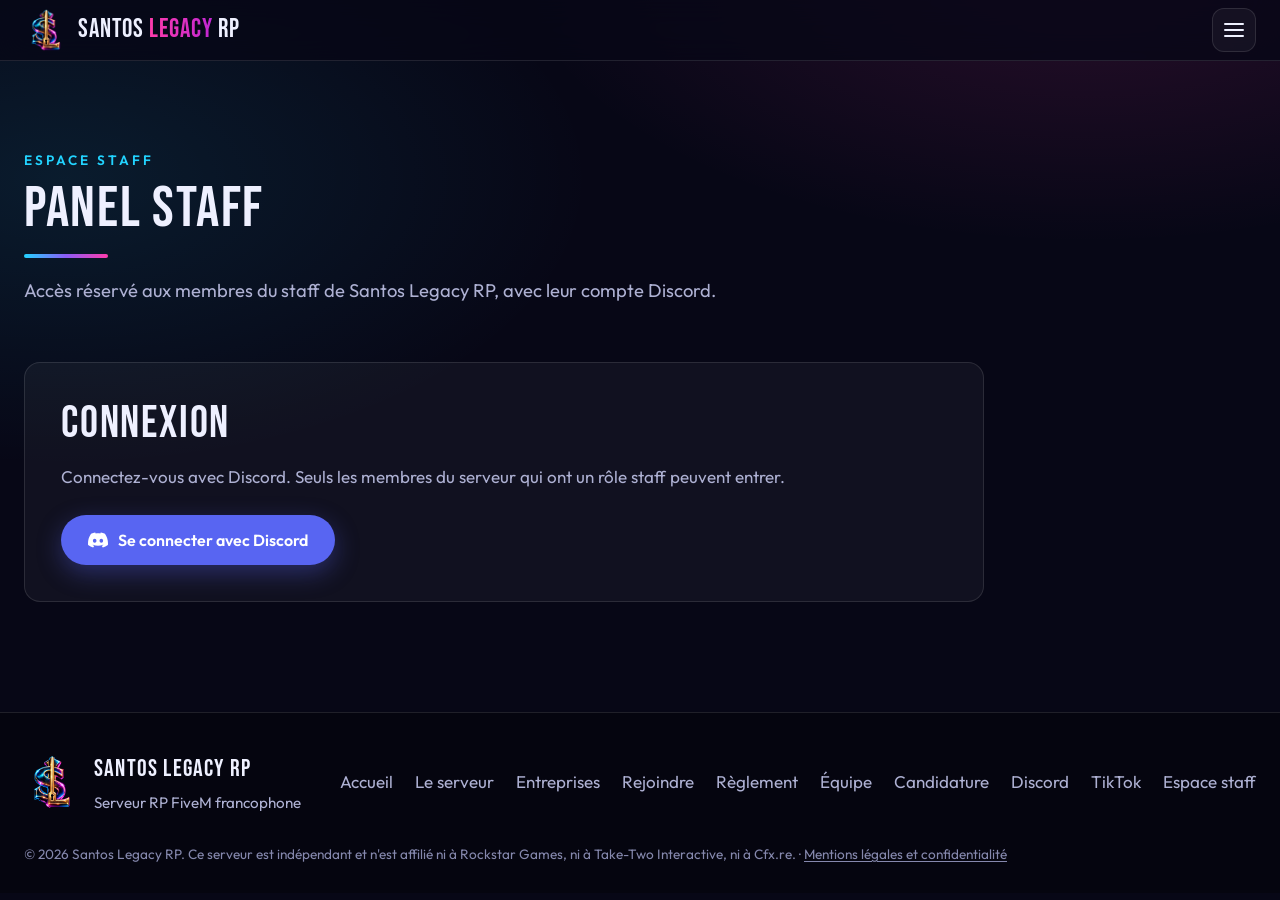
<file: staff.html>
<!DOCTYPE html>
<html lang="fr">
<head>
  <meta charset="utf-8">
  <meta name="viewport" content="width=device-width, initial-scale=1">
  <title>Espace staff – Santos Legacy RP</title>
  <meta name="robots" content="noindex, nofollow">
  <meta name="description" content="Espace réservé aux membres du staff de Santos Legacy RP.">
  <meta name="theme-color" content="#070716">
  <!-- Protection supplémentaire : seuls nos scripts et notre relais Cloudflare sont autorisés. -->
  <meta http-equiv="Content-Security-Policy" content="default-src 'self'; script-src 'self' 'sha256-WZRJfWvsnNCPcxzZwvyhovnZGqhZaC+8gPGPRbx6wTk='; style-src 'self'; font-src 'self'; img-src 'self' data: https://cdn.discordapp.com; connect-src 'self' https://discord.com https://*.workers.dev; base-uri 'none'; object-src 'none'; form-action 'self'">
  <link rel="icon" type="image/png" href="assets/logo.png">
  <link rel="preload" href="assets/fonts/outfit.woff2" as="font" type="font/woff2" crossorigin>
  <link rel="preload" href="assets/fonts/bebas-neue.woff2" as="font" type="font/woff2" crossorigin>
  <link rel="stylesheet" href="css/fonts.css">
  <link rel="stylesheet" href="css/style.css">
  <script>document.documentElement.classList.add("js");</script>
</head>
<body class="page-wide">
  <a class="skip-link" href="#contenu">Aller au contenu</a>

  <header class="nav" id="top">
    <div class="nav__inner">
      <a class="nav__brand" href="index.html" aria-label="Santos Legacy RP – accueil">
        <img src="assets/logo.png" width="44" height="44" alt="">
        <span>Santos <em>Legacy</em> RP</span>
      </a>

      <button class="nav__toggle" type="button" aria-expanded="false" aria-controls="menu">
        <span class="sr-only">Menu</span>
        <span class="nav__burger" aria-hidden="true"></span>
      </button>

      <nav class="nav__menu" id="menu" aria-label="Navigation principale">
        <a href="index.html">Accueil</a>
        <a href="serveur.html">Le serveur</a>
        <a href="entreprises.html">Entreprises</a>
        <a href="rejoindre.html">Rejoindre</a>
        <a href="reglement.html">Règlement</a>
        <a href="equipe.html">Équipe</a>
        <a href="candidature.html">Candidature</a>
        <a class="nav__social" href="#" data-tiktok target="_blank" rel="noopener" aria-label="TikTok de Santos Legacy RP"><svg class="icon" viewBox="0 0 24 24" aria-hidden="true"><path d="M12.525.02c1.31-.02 2.61-.01 3.91-.02.08 1.53.63 3.09 1.75 4.17 1.12 1.11 2.7 1.62 4.24 1.79v4.03c-1.44-.05-2.89-.35-4.2-.97-.57-.26-1.1-.59-1.62-.93-.01 2.92.01 5.84-.02 8.75-.08 1.4-.54 2.79-1.35 3.94-1.31 1.92-3.58 3.17-5.91 3.21-1.43.08-2.86-.31-4.08-1.03-2.02-1.19-3.44-3.37-3.65-5.71-.02-.5-.03-1-.01-1.49.18-1.9 1.12-3.72 2.58-4.96 1.66-1.44 3.98-2.13 6.15-1.72.02 1.48-.04 2.96-.04 4.44-.99-.32-2.15-.23-3.02.37-.63.41-1.11 1.04-1.36 1.75-.21.51-.15 1.07-.14 1.61.24 1.64 1.82 3.02 3.5 2.87 1.12-.01 2.19-.66 2.77-1.61.19-.33.4-.67.41-1.06.1-1.79.06-3.57.07-5.36.01-4.03-.01-8.05.02-12.07z"/></svg><span class="nav__social-text">TikTok</span></a>
        <a class="btn btn--small btn--discord" href="#" data-discord target="_blank" rel="noopener">Discord</a>
        <a class="nav__staff" href="staff.html" aria-current="page" data-staff-link hidden>Espace staff</a>
      </nav>
    </div>
  </header>

  <main id="contenu">
    <section class="page-head">
      <div class="container">
        <p class="eyebrow">Espace staff</p>
        <h1 class="section__title">Panel staff</h1>
        <p class="section__lead">Accès réservé aux membres du staff de Santos Legacy RP, avec leur compte Discord.</p>
      </div>
    </section>

    <section class="staff" aria-label="Panel staff">
      <div class="container">

        <!-- Panel pas encore branché (staffApi vide dans js/config.js) -->
        <div class="panelbox" id="staff-unconfigured" hidden>
          <h2 class="tabpanel__title">Panel pas encore activé</h2>
          <p class="tabpanel__lead">La connexion staff n'est pas encore configurée. Voir <code>panel/README.md</code> dans le dépôt GitHub.</p>
        </div>

        <!-- Connexion -->
        <div class="panelbox" id="staff-login" hidden>
          <h2 class="tabpanel__title">Connexion</h2>
          <p class="tabpanel__lead">Connectez-vous avec Discord. Seuls les membres du serveur qui ont un rôle staff peuvent entrer.</p>
          <p class="staff__error" id="staff-error" role="alert" hidden></p>
          <div class="form__actions staff__loginaction">
            <a class="btn btn--discord" id="staff-login-btn" href="#">
              <svg class="icon" viewBox="0 0 24 24" aria-hidden="true"><path d="M20.317 4.3698a19.7913 19.7913 0 00-4.8851-1.5152.0741.0741 0 00-.0785.0371c-.211.3753-.4447.8648-.6083 1.2495-1.8447-.2762-3.68-.2762-5.4868 0-.1636-.3933-.4058-.8742-.6177-1.2495a.077.077 0 00-.0785-.037 19.7363 19.7363 0 00-4.8852 1.515.0699.0699 0 00-.0321.0277C.5334 9.0458-.319 13.5799.0992 18.0578a.0824.0824 0 00.0312.0561c2.0528 1.5076 4.0413 2.4228 5.9929 3.0294a.0777.0777 0 00.0842-.0276c.4616-.6304.8731-1.2952 1.226-1.9942a.076.076 0 00-.0416-.1057c-.6528-.2476-1.2743-.5495-1.8722-.8923a.077.077 0 01-.0076-.1277c.1258-.0943.2517-.1923.3718-.2914a.0743.0743 0 01.0776-.0105c3.9278 1.7933 8.18 1.7933 12.0614 0a.0739.0739 0 01.0785.0095c.1202.099.246.1981.3728.2924a.077.077 0 01-.0066.1276 12.2986 12.2986 0 01-1.873.8914.0766.0766 0 00-.0407.1067c.3604.698.7719 1.3628 1.225 1.9932a.076.076 0 00.0842.0286c1.961-.6067 3.9495-1.5219 6.0023-3.0294a.077.077 0 00.0313-.0552c.5004-5.177-.8382-9.6739-3.5485-13.6604a.061.061 0 00-.0312-.0286zM8.02 15.3312c-1.1825 0-2.1569-1.0857-2.1569-2.419 0-1.3332.9555-2.4189 2.157-2.4189 1.2108 0 2.1757 1.0952 2.1568 2.419 0 1.3332-.9555 2.4189-2.1569 2.4189zm7.9748 0c-1.1825 0-2.1569-1.0857-2.1569-2.419 0-1.3332.9554-2.4189 2.1569-2.4189 1.2108 0 2.1757 1.0952 2.1568 2.419 0 1.3332-.946 2.4189-2.1568 2.4189Z"/></svg>
              Se connecter avec Discord
            </a>
          </div>
        </div>

        <!-- Panel (affiché une fois connecté) -->
        <div id="staff-app" hidden>
          <div class="staff__layout">
            <aside class="staff__side" aria-label="Navigation du panel">
              <div class="staff__side-inner">
              <div class="staff__bar">
                <img class="staff__avatar" id="staff-avatar" width="48" height="48" alt="" hidden>
                <div class="staff__who">
                  <strong id="staff-name"></strong>
                  <span class="staff__level" id="staff-level"></span>
                </div>
              </div>

              <div class="tabs staff__tabs" role="tablist" aria-label="Sections du panel">
                <button class="tabs__tab" type="button" role="tab" id="stab-home" aria-controls="view-home" aria-selected="true" data-view="home">Accueil</button>
                <button class="tabs__tab" type="button" role="tab" id="stab-sanctions" aria-controls="view-sanctions" aria-selected="false" tabindex="-1" data-view="sanctions">Sanctions</button>
                <button class="tabs__tab" type="button" role="tab" id="stab-commands" aria-controls="view-commands" aria-selected="false" tabindex="-1" data-view="commands">Commandes</button>
                <button class="tabs__tab" type="button" role="tab" id="stab-org" aria-controls="view-org" aria-selected="false" tabindex="-1" data-view="org">Organigramme</button>
                <button class="tabs__tab" type="button" role="tab" id="stab-audit" aria-controls="view-audit" aria-selected="false" tabindex="-1" data-view="audit" data-admin hidden>Activité</button>
                <button class="tabs__tab" type="button" role="tab" id="stab-server" aria-selected="false" tabindex="-1" disabled>Serveur <small>(bientôt)</small></button>
                <button class="tabs__tab tabs__tab--sep" type="button" role="tab" id="stab-edit" aria-controls="view-edit" aria-selected="false" tabindex="-1" data-view="edit">Modifications du site</button>
              </div>
              <button class="btn btn--ghost btn--small staff__logout" id="staff-logout" type="button">Se déconnecter</button>
              </div>
            </aside>

            <div class="staff__main">
              <!-- Accueil -->
              <section class="panelbox" id="view-home" role="tabpanel" aria-labelledby="stab-home">
                <h2 class="tabpanel__title">Bienvenue</h2>
                <p class="tabpanel__lead">Voici les outils à votre disposition. D'autres seront ajoutés au fil du temps.</p>
                <div class="cards staff__cards">
                  <article class="card">
                    <h3>Sanctions</h3>
                    <p id="home-sanctions-text">Le barème des sanctions à appliquer et le journal des sanctions enregistrées.</p>
                    <button class="btn btn--primary btn--small" type="button" data-go="sanctions">Ouvrir</button>
                  </article>
                  <article class="card">
                    <h3>Commandes</h3>
                    <p>Les commandes Discord et FiveM utiles à la modération.</p>
                    <button class="btn btn--primary btn--small" type="button" data-go="commands">Ouvrir</button>
                  </article>
                  <article class="card">
                    <h3>Organigramme</h3>
                    <p>La hiérarchie de l'équipe staff.</p>
                    <button class="btn btn--primary btn--small" type="button" data-go="org">Ouvrir</button>
                  </article>
                  <article class="card">
                    <h3>Modifications du site</h3>
                    <p>Ce que vous pouvez modifier (règlement, barème, organigramme, commandes) selon votre grade.</p>
                    <button class="btn btn--primary btn--small" type="button" data-go="edit">Ouvrir</button>
                  </article>
                  <article class="card card--soon">
                    <h3>Candidatures</h3>
                    <p>Suivi des candidatures WL et Staff.</p>
                    <span class="badge badge--soon">Bientôt</span>
                  </article>
                  <article class="card card--soon">
                    <h3>Serveur FiveM</h3>
                    <p>Joueurs en ligne, expulsions et bannissements en direct.</p>
                    <span class="badge badge--soon">Bientôt</span>
                  </article>
                </div>
                <p class="form__note staff__note">Les informations de ce panel sont confidentielles et réservées au staff. Ne partagez jamais votre session.</p>
              </section>

              <!-- Sanctions -->
              <section id="view-sanctions" role="tabpanel" aria-labelledby="stab-sanctions" hidden>
                <div class="seg staff__sub" role="group" aria-label="Section Sanctions">
                  <button class="seg__btn" type="button" data-sub="penalties" aria-pressed="true">Barème</button>
                  <button class="seg__btn" type="button" data-sub="journal" aria-pressed="false">Journal</button>
                </div>

                <!-- Barème des sanctions : le même que celui du site (Modifications du site → Barème des sanctions) -->
                <div id="sub-penalties">
                  <div class="panelbox">
                    <h2 class="tabpanel__title">Barème des sanctions</h2>
                    <p class="tabpanel__lead">La sanction à appliquer pour chaque cas, selon le nombre de récidives. C'est <strong>le même barème que celui du site</strong> : il se met à jour tout seul quand il est modifié dans <em>Modifications du site → Barème des sanctions</em> (managers et fondateur). « Noter dans le journal » reprend l'infraction dans le journal.</p>
                    <div class="form__actions staff__sub">
                      <button class="btn btn--ghost btn--small" type="button" id="p-edit" data-can="bareme" hidden>Modifier le barème</button>
                      <a class="btn btn--ghost btn--small" href="reglement.html#bareme" target="_blank" rel="noopener">Voir sur le site</a>
                    </div>
                    <div class="field staff__search">
                      <label for="p-search">Rechercher une infraction</label>
                      <input id="p-search" type="search" maxlength="60" placeholder="Infraction ou mot-clé" autocomplete="off">
                    </div>
                    <p class="cmd__count" id="p-count" aria-live="polite"></p>
                    <div class="cmd__list" id="p-list"></div>
                  </div>
                </div>

                <!-- Journal des sanctions -->
                <div id="sub-journal" hidden>
                <div class="panelbox">
                  <h2 class="tabpanel__title">Nouvelle sanction</h2>
                  <form class="form" id="sanction-form" novalidate>
                    <div class="form__body">
                      <div class="form__row form__row--even">
                        <div class="field">
                          <label for="s-player">Joueur <span class="req" aria-hidden="true">*</span></label>
                          <input id="s-player" name="player" type="text" required maxlength="80" autocomplete="off">
                        </div>
                        <div class="field">
                          <label for="s-ref">Identifiant (facultatif)</label>
                          <input id="s-ref" name="ref" type="text" maxlength="80" autocomplete="off" placeholder="ID Discord, licence…">
                        </div>
                      </div>
                      <div class="form__row form__row--even">
                        <div class="field">
                          <label for="s-type">Type <span class="req" aria-hidden="true">*</span></label>
                          <select id="s-type" name="type" required>
                            <option value="avertissement">Avertissement</option>
                            <option value="expulsion">Expulsion</option>
                            <option value="ban_temp">Bannissement temporaire</option>
                            <option value="ban_def">Bannissement définitif</option>
                            <option value="note">Note</option>
                          </select>
                        </div>
                        <div class="field" id="s-duration-field" hidden>
                          <label for="s-duration">Durée <span class="req" aria-hidden="true">*</span></label>
                          <input id="s-duration" name="duration" type="text" maxlength="40" autocomplete="off" placeholder="ex. 7 jours">
                        </div>
                      </div>
                      <div class="field">
                        <label for="s-reason">Motif <span class="req" aria-hidden="true">*</span></label>
                        <textarea id="s-reason" name="reason" rows="3" required maxlength="500"></textarea>
                      </div>
                      <div class="form__actions">
                        <button class="btn btn--primary" type="submit">Enregistrer</button>
                      </div>
                      <p class="form__status" id="sanction-status" role="status" aria-live="polite"></p>
                    </div>
                  </form>
                </div>

                <div class="panelbox">
                  <div class="field staff__search">
                    <label for="s-search">Rechercher dans le journal</label>
                    <input id="s-search" type="search" maxlength="80" placeholder="Joueur, identifiant ou motif" autocomplete="off">
                  </div>
                  <p class="staff__hint" id="sanction-hint" aria-live="polite"></p>
                  <ul class="sanctions" id="sanction-list"></ul>
                </div>
                </div>
              </section>

              <!-- Commandes -->
              <section id="view-commands" role="tabpanel" aria-labelledby="stab-commands" hidden>
                <div class="panelbox">
                  <h2 class="tabpanel__title">Commandes</h2>
                  <p class="tabpanel__lead">Commandes de référence pour le staff. Cliquez sur « Copier » pour récupérer une commande.</p>
                  <div class="seg" role="group" aria-label="Type de commandes">
                    <button class="seg__btn" type="button" data-platform="discord" aria-pressed="true">Commandes Discord</button>
                    <button class="seg__btn" type="button" data-platform="fivem" aria-pressed="false">Commandes FiveM</button>
                  </div>
                  <div class="subseg" id="c-subcats" role="group" aria-label="Catégories de commandes"></div>
                  <div class="field staff__search">
                    <label for="c-search">Rechercher une commande</label>
                    <input id="c-search" type="search" maxlength="60" placeholder="Nom ou mot-clé" autocomplete="off">
                  </div>
                  <p class="cmd__count" id="c-count" aria-live="polite"></p>
                  <div class="cmd__list" id="c-list"></div>
                </div>

                <div class="panelbox" data-can="commands" hidden>
                  <h2 class="tabpanel__title" id="c-form-title">Ajouter une commande</h2>
                  <p class="tabpanel__lead">Réservé au fondateur.</p>
                  <form class="form" id="command-form" novalidate>
                    <div class="form__body">
                      <div class="form__row form__row--even">
                        <div class="field">
                          <label for="c-platform">Type <span class="req" aria-hidden="true">*</span></label>
                          <select id="c-platform" name="platform" required>
                            <option value="discord">Commande Discord</option>
                            <option value="fivem">Commande FiveM</option>
                          </select>
                        </div>
                        <div class="field">
                          <label for="c-cat">Catégorie</label>
                          <input id="c-cat" name="cat" type="text" maxlength="40" list="c-cats" autocomplete="off" placeholder="ex. Modération, Tickets…">
                          <datalist id="c-cats"></datalist>
                        </div>
                      </div>
                      <div class="field">
                        <label for="c-cmd">Commande <span class="req" aria-hidden="true">*</span></label>
                        <input id="c-cmd" name="cmd" type="text" required maxlength="80" autocomplete="off" placeholder="ex. /commande [paramètre]">
                      </div>
                      <div class="field">
                        <label for="c-descr">Description <span class="req" aria-hidden="true">*</span></label>
                        <textarea id="c-descr" name="descr" rows="3" required maxlength="300"></textarea>
                      </div>
                      <div class="field">
                        <label for="c-level">Visible à partir du niveau <span class="req" aria-hidden="true">*</span></label>
                        <select id="c-level" name="min_level" required>
                          <option value="support">Tout le staff (Support et plus)</option>
                          <option value="mod">Modération et plus</option>
                          <option value="admin">Administration et plus</option>
                          <option value="manager">Manager et plus</option>
                          <option value="founder">Fondateur uniquement</option>
                        </select>
                        <span class="field__hint">Chaque niveau ne voit que les commandes de son niveau et des niveaux inférieurs. Vous ne pouvez pas choisir un niveau supérieur au vôtre.</span>
                      </div>
                      <div class="field">
                        <label for="c-example">Exemple (facultatif)</label>
                        <input id="c-example" name="example" type="text" maxlength="120" autocomplete="off" placeholder="ex. /commande valeur">
                      </div>
                      <div class="form__actions">
                        <button class="btn btn--primary" type="submit" id="c-submit">Ajouter</button>
                        <button class="btn btn--ghost" type="button" id="c-cancel" hidden>Annuler la modification</button>
                      </div>
                      <p class="form__status" id="c-status" role="status" aria-live="polite"></p>
                    </div>
                  </form>
                </div>
              </section>

              <!-- Organigramme -->
              <section id="view-org" role="tabpanel" aria-labelledby="stab-org" hidden>
                <div class="panelbox">
                  <h2 class="tabpanel__title">Organigramme</h2>
                  <p class="tabpanel__lead">L'équipe staff au complet, du haut vers le bas, avec les pôles de chaque rang. <strong>Les personnes placées dans l'arbre sont aussi affichées sur la <a href="equipe.html" target="_blank" rel="noopener">page Équipe du site</a></strong> (nom, titre et photo Discord) : un déplacement ici s'y répercute en moins d'une minute. Les personnes de « À placer » n'y figurent pas.</p>
                  <p class="org__warn" id="org-warn" role="alert" hidden><strong>Le relais du panel n'est pas à jour.</strong> Les déplacements sont désactivés tant que la dernière version de <code>panel/worker.mjs</code> n'est pas installée : dans Cloudflare, ouvrez <em>santos-legacy-staff</em> → <em>Edit code</em>, collez le nouveau code, cliquez sur <em>Deploy</em>, puis rechargez cette page.</p>
                  <div class="orgbar" hidden>
                    <p class="staff__hint">Glissez une carte pour la <strong>déplacer</strong> ; maintenez <strong>Ctrl</strong> (<strong>Option</strong> sur Mac) en glissant pour la <strong>copier</strong> dans un autre pôle. Sans souris : ouvrez les outils, puis « Déplacer vers… », ou « Copier » suivi de « Coller ici ». Une même personne peut figurer dans plusieurs pôles. Ce schéma représente l'équipe : il ne change <strong>ni les rôles Discord, ni les accès au panel</strong>.</p>
                    <button class="btn btn--ghost btn--small" type="button" id="org-edit" aria-pressed="false">Afficher les outils (copier, déplacer, retirer)</button>
                  </div>
                  <p class="org__clip" id="org-clip" hidden><span id="org-clip-text"></span> <button class="btn btn--ghost btn--small" type="button" id="org-clip-stop">Terminer la copie</button></p>
                  <p class="form__status org__status" id="org-status" role="status" aria-live="polite"></p>
                  <p class="sr-only" id="org-summary"></p>
                  <div class="org__chart" id="org-chart"></div>
                  <div class="org__legend" id="org-legend" hidden></div>
                  <p class="staff__hint" id="org-hint" aria-live="polite"></p>
                </div>
              </section>

              <!-- Règlement et barème (ouverts depuis « Modifications du site ») : règles et chapitres = fondateur ; barème = managers et fondateur -->
              <section id="view-rules" role="tabpanel" aria-labelledby="stab-edit" hidden>
                <div class="seg rl__sub" role="group" aria-label="Section Règlement">
                  <button class="seg__btn" type="button" data-rsub="rules" data-can="rules" aria-pressed="true" hidden>Chapitres et règles</button>
                  <button class="seg__btn" type="button" data-rsub="bareme" aria-pressed="false">Barème indicatif</button>
                </div>

                <div id="rsub-rules">
                  <div class="panelbox">
                    <h2 class="tabpanel__title">Règlement du serveur</h2>
                    <p class="tabpanel__lead">Ce que vous modifiez ici est publié sur la page Règlement du site (au plus une minute après l'enregistrement). Glissez une règle ou un chapitre pour changer l'ordre ; glissez une règle sur un chapitre pour la déplacer.</p>
                    <p class="org__warn" id="rl-missing" role="alert" hidden><strong>La base du règlement n'est pas encore créée.</strong> Dans Cloudflare, ouvrez <em>D1</em> → votre base → <em>Console</em>, collez le contenu du fichier <code>panel/migration-reglement.sql</code>, exécutez-le, puis rechargez cette page.</p>
                    <div class="rl__import" id="rl-import" hidden>
                      <p><strong>Le règlement n'est pas encore géré depuis le panel.</strong> Le site affiche pour l'instant la version d'origine. Importez-la ici pour pouvoir la modifier : les textes sont repris tels quels, rien n'est réécrit.</p>
                      <button class="btn btn--primary" type="button" id="rl-import-btn">Importer le règlement d'origine</button>
                      <p class="form__note" id="rl-import-note" hidden>Seul le fondateur peut lancer cet import.</p>
                    </div>
                    <div class="rl__import" id="rl-missing-box" hidden>
                      <p id="rl-missing-text"></p>
                      <div class="rl__missing-actions">
                        <button class="btn btn--primary" type="button" id="rl-missing-btn">Ajouter à mon règlement</button>
                        <button class="btn btn--ghost btn--small" type="button" id="rl-missing-hide">Ne plus me le proposer</button>
                      </div>
                    </div>
                    <div class="rl__bar" id="rl-bar" hidden>
                      <a class="btn btn--ghost btn--small" href="reglement.html" target="_blank" rel="noopener">Voir la page publique</a>
                      <span class="rl__updated" id="rl-updated"></span>
                    </div>
                    <p class="form__status rl__status" id="rl-status" role="status" aria-live="polite"></p>
                    <div class="rl" id="rl-main" hidden>
                      <aside class="rl__col rl__col--chapters" aria-label="Chapitres">
                        <div class="rl__colhead">
                          <h3 class="rl__h">Chapitres</h3>
                          <button class="btn btn--ghost btn--small" type="button" id="rl-add-chapter">+ Chapitre</button>
                        </div>
                        <ol class="rl__list" id="rl-chapters"></ol>
                      </aside>
                      <div class="rl__col rl__col--rules">
                        <div class="rl__colhead">
                          <h3 class="rl__h" id="rl-chapter-title">Règles</h3>
                          <div class="rl__chapacts" id="rl-chapter-acts"></div>
                        </div>
                        <div class="rl__rulebar">
                          <div class="field rl__filter">
                            <label class="sr-only" for="rl-filter">Filtrer les règles de ce chapitre</label>
                            <input id="rl-filter" type="search" maxlength="60" placeholder="Filtrer les règles de ce chapitre" autocomplete="off">
                          </div>
                          <button class="btn btn--primary btn--small" type="button" id="rl-add-rule">+ Ajouter une règle</button>
                        </div>
                        <p class="staff__hint" id="rl-hint" aria-live="polite"></p>
                        <ol class="rl__list rl__list--rules" id="rl-rules"></ol>
                      </div>
                    </div>
                    <p class="form__note rl__danger" id="rl-reset-box" hidden>Zone sensible (fondateur) : <button class="btn btn--small btn--link btn--danger" type="button" id="rl-reset">Remplacer tout le règlement par la version d'origine</button> efface toutes les modifications faites dans le panel.</p>
                  </div>
                </div>

                <div id="rsub-bareme" hidden>
                  <div class="panelbox">
                    <h2 class="tabpanel__title">Barème des sanctions (indicatif)</h2>
                    <p class="tabpanel__lead">Section séparée des règles, affichée sur la page Règlement. Chaque catégorie (Comportement, Roleplay…) liste des infractions avec leurs renvois vers les règles et la progression des sanctions. Le barème reste indicatif : la décision finale dépend toujours du contexte.</p>
                    <p class="org__warn" id="rb-warn" role="alert" hidden><strong>Le relais du panel n'est pas à jour.</strong> Les catégories d'infractions du barème ne seraient pas enregistrées correctement. Dans Cloudflare, ouvrez <em>santos-legacy-staff</em> → <em>Edit code</em>, collez la dernière version de <code>panel/worker.mjs</code>, cliquez sur <em>Deploy</em>, puis rechargez cette page.</p>
                    <div class="rl__import" id="rb-origin" hidden>
                      <p id="rb-origin-text"></p>
                      <button class="btn btn--primary" type="button" id="rb-origin-btn">Appliquer le nouveau barème</button>
                    </div>
                    <form class="form" id="rl-bareme-form" novalidate>
                      <div class="form__body">
                        <div class="field">
                          <label for="rb-intro">Introduction</label>
                          <textarea id="rb-intro" name="intro" rows="9" maxlength="3000"></textarea>
                        </div>
                        <div class="rl__secs">
                          <h3 class="rl__h">Catégories et sections</h3>
                          <p class="field__hint">Elles s'affichent dans cet ordre. Une <strong>catégorie d'infractions</strong> contient une infraction par bloc ; les autres types (texte standard, principe en encadré…) s'écrivent comme une règle (<code>* </code> puce, <code>**gras**</code>).</p>
                          <details class="rl__help">
                            <summary>Comment écrire une catégorie d'infractions ?</summary>
                            <ul>
                              <li>Une infraction = un bloc. Séparez les blocs par une ligne vide.</li>
                              <li>1ʳᵉ ligne du bloc : le nom de l'infraction (ex. <code>Compte multiple</code>).</li>
                              <li>Renvois vers les règles, une ligne chacun : <code>🔗 Règle 1.13 — Titre de la règle</code> ou <code>🔗 Règles 8.52 à 8.56 — Titre</code>. Les numéros deviennent des liens vers la règle.</li>
                              <li>Progression des sanctions, une ligne par étape : <code>1re fois — Avertissement</code>, <code>2e fois — Ban 3 jours</code>, <code>Récidive — Ban définitif</code>, <code>Sanction — Ban définitif immédiat</code>.</li>
                              <li>Toute autre ligne sous les étapes est une remarque (une ligne commençant par <code>* </code> est une puce).</li>
                              <li>Les numéros de règles ne se mettent pas à jour tout seuls : si vous déplacez une règle, vérifiez les renvois (ceux qui ne mènent à aucune règle sont signalés en rouge dans l'aperçu).</li>
                            </ul>
                          </details>
                          <div class="rl__seclist" id="rb-sections"></div>
                          <button class="btn btn--ghost btn--small" type="button" id="rb-add-section">+ Ajouter une section</button>
                        </div>
                      </div>
                      <div class="form__actions">
                        <button class="btn btn--primary" type="submit" id="rb-submit">Enregistrer le barème</button>
                        <a class="btn btn--ghost" href="reglement.html#bareme" target="_blank" rel="noopener">Voir sur le site</a>
                        <button class="btn btn--ghost" type="button" id="rb-reset" hidden>Rétablir le barème d'origine</button>
                      </div>
                      <p class="form__status" id="rb-status" role="status" aria-live="polite"></p>
                    </form>
                  </div>
                </div>

                <!-- Éditeur d'une règle -->
                <dialog class="rl__dialog" id="rl-rule-dialog" aria-labelledby="rl-rule-title">
                  <form class="form" id="rl-rule-form" novalidate>
                    <h2 class="tabpanel__title" id="rl-rule-title">Modifier la règle</h2>
                    <div class="form__body">
                      <div class="form__row">
                        <div class="field">
                          <label for="rl-r-title">Titre de la règle</label>
                          <input id="rl-r-title" name="title" type="text" required maxlength="160" autocomplete="off">
                        </div>
                        <div class="field">
                          <label for="rl-r-chapter">Chapitre</label>
                          <select id="rl-r-chapter" name="chapter_id" required></select>
                        </div>
                      </div>
                      <div class="rl__split">
                        <div class="field">
                          <label for="rl-r-body">Texte de la règle</label>
                          <div class="rl__tb" role="toolbar" aria-label="Mise en forme du texte" id="rl-r-tb"></div>
                          <textarea id="rl-r-body" name="body" rows="12" maxlength="6000"></textarea>
                          <details class="rl__help">
                            <summary>Comment mettre en forme ?</summary>
                            <ul>
                              <li>Une ligne = un paragraphe.</li>
                              <li><code>* texte</code> : une puce · <code>1. texte</code> : une liste numérotée.</li>
                              <li><code>**texte**</code> : gras · une ligne entière en gras est mise en avant.</li>
                              <li><code>« phrase »</code> sur sa ligne : citation.</li>
                              <li><code>Interdit</code>, <code>Autorisé</code>, <code>Exemple</code> seuls sur une ligne : intertitres colorés.</li>
                              <li><code>### Titre</code> : encadré (tout ce qui suit y est inclus).</li>
                              <li><code>a → b → c</code> : enchaînement.</li>
                              <li>« Chapitre 4 » dans un texte devient un lien vers ce chapitre.</li>
                            </ul>
                          </details>
                        </div>
                        <div class="field">
                          <span class="rl__prevlabel">Aperçu, tel qu'il s'affichera sur le site</span>
                          <div class="rl__preview" aria-live="polite"><div class="rule__body" id="rl-r-preview"></div></div>
                        </div>
                      </div>
                      <div class="rl__checks">
                        <label class="check"><input type="checkbox" name="published"> <span>Publiée sur le site (décochez pour la garder en brouillon)</span></label>
                        <label class="check"><input type="checkbox" name="important"> <span>Règle importante : mise en avant sur le site</span></label>
                      </div>
                    </div>
                    <div class="form__actions">
                      <button class="btn btn--primary" type="submit" id="rl-r-submit">Enregistrer</button>
                      <button class="btn btn--ghost" type="button" id="rl-r-cancel">Annuler</button>
                    </div>
                    <p class="form__status" id="rl-r-status" role="status" aria-live="polite"></p>
                  </form>
                </dialog>

                <!-- Éditeur d'un chapitre -->
                <dialog class="rl__dialog rl__dialog--narrow" id="rl-chapter-dialog" aria-labelledby="rl-chapter-dtitle">
                  <form class="form" id="rl-chapter-form" novalidate>
                    <h2 class="tabpanel__title" id="rl-chapter-dtitle">Modifier le chapitre</h2>
                    <div class="form__body">
                      <div class="field">
                        <label for="rl-c-title">Titre du chapitre</label>
                        <input id="rl-c-title" name="title" type="text" required maxlength="100" autocomplete="off">
                      </div>
                      <div class="field">
                        <label for="rl-c-intro">Introduction (facultative)</label>
                        <textarea id="rl-c-intro" name="intro" rows="6" maxlength="3000"></textarea>
                        <p class="field__hint">Même mise en forme que les règles : une ligne = un paragraphe, <code>* </code> pour une puce, <code>**gras**</code>.</p>
                      </div>
                      <div class="rl__checks">
                        <label class="check"><input type="checkbox" name="numbered"> <span>Numéroter ce chapitre (« Chapitre 3 », règles 3.1, 3.2…). Décochez pour un texte comme la Charte Whitelist.</span></label>
                        <label class="check"><input type="checkbox" name="published"> <span>Publié sur le site</span></label>
                      </div>
                    </div>
                    <div class="form__actions">
                      <button class="btn btn--primary" type="submit" id="rl-c-submit">Enregistrer</button>
                      <button class="btn btn--ghost" type="button" id="rl-c-cancel">Annuler</button>
                    </div>
                    <p class="form__status" id="rl-c-status" role="status" aria-live="polite"></p>
                  </form>
                </dialog>
              </section>

              <!-- Modifications du site : ce que chaque grade peut modifier -->
              <section class="panelbox" id="view-edit" role="tabpanel" aria-labelledby="stab-edit" hidden>
                <h2 class="tabpanel__title">Modifications du site</h2>
                <p class="tabpanel__lead" id="edit-lead"></p>
                <p class="org__warn" id="edit-warn" role="alert" hidden><strong>Le relais du panel n'est pas à jour.</strong> Ces droits ne sont pas encore appliqués par le serveur. Dans Cloudflare, ouvrez <em>santos-legacy-staff</em> → <em>Edit code</em>, collez la dernière version de <code>panel/worker.mjs</code>, cliquez sur <em>Deploy</em>, puis rechargez cette page.</p>
                <div class="cards staff__cards edit__cards" id="edit-cards"></div>
                <p class="form__note staff__note">Le reste du site (page d'accueil, pages, design) ne se modifie pas depuis le panel.</p>
              </section>

              <!-- Activité (administration) -->
              <section class="panelbox" id="view-audit" role="tabpanel" aria-labelledby="stab-audit" hidden>
                <h2 class="tabpanel__title">Journal d'activité</h2>
                <p class="tabpanel__lead">Les 100 dernières actions : connexions, sanctions ajoutées et supprimées.</p>
                <ul class="audit" id="audit-list"></ul>
              </section>
            </div>
          </div>
        </div>

      </div>
    </section>
  </main>

  <footer class="footer">
    <div class="container footer__inner">
      <div class="footer__brand">
        <img src="assets/logo.png" width="56" height="56" alt="">
        <div>
          <strong>Santos Legacy RP</strong>
          <span>Serveur RP FiveM francophone</span>
        </div>
      </div>
      <nav class="footer__links" aria-label="Liens du pied de page">
        <a href="index.html">Accueil</a>
        <a href="serveur.html">Le serveur</a>
        <a href="entreprises.html">Entreprises</a>
        <a href="rejoindre.html">Rejoindre</a>
        <a href="reglement.html">Règlement</a>
        <a href="equipe.html">Équipe</a>
        <a href="candidature.html">Candidature</a>
        <a href="#" data-discord target="_blank" rel="noopener">Discord</a>
        <a href="#" data-tiktok target="_blank" rel="noopener">TikTok</a>
        <a href="staff.html" data-staff-link hidden>Espace staff</a>
      </nav>
    </div>
    <p class="footer__legal container">
      © <span data-year>2026</span> Santos Legacy RP. Ce serveur est indépendant et n'est affilié ni à Rockstar Games, ni à Take-Two Interactive, ni à Cfx.re. · <a href="mentions-legales.html">Mentions légales et confidentialité</a>
    </p>
  </footer>

  <script src="js/config.js"></script>
  <script src="js/main.js"></script>
  <script src="js/rules-render.js"></script>
  <script src="js/org-model.js"></script>
  <script src="js/staff.js"></script>
</body>
</html>
</file>
<file: css/fonts.css>
/* Polices du site, hébergées sur le site lui-même (plus d'appel à Google Fonts).
   Caractères latins (français compris). Licence SIL Open Font License 1.1 : voir assets/fonts/OFL-*.txt. */

@font-face {
  font-family: "Bebas Neue";
  font-style: normal;
  font-weight: 400;
  font-display: swap;
  src: url("../assets/fonts/bebas-neue.woff2") format("woff2");
  unicode-range: U+0000-00FF, U+0131, U+0152-0153, U+02BB-02BC, U+02C6, U+02DA, U+02DC, U+0304, U+0308, U+0329, U+2000-206F, U+20AC, U+2122, U+2191, U+2193, U+2212, U+2215, U+FEFF, U+FFFD;
}

@font-face {
  font-family: "Outfit";
  font-style: normal;
  font-weight: 400 700;
  font-display: swap;
  src: url("../assets/fonts/outfit.woff2") format("woff2");
  unicode-range: U+0000-00FF, U+0131, U+0152-0153, U+02BB-02BC, U+02C6, U+02DA, U+02DC, U+0304, U+0308, U+0329, U+2000-206F, U+20AC, U+2122, U+2191, U+2193, U+2212, U+2215, U+FEFF, U+FFFD;
}

@font-face {
  font-family: "Cinzel";
  font-style: normal;
  font-weight: 600 700;
  font-display: swap;
  src: url("../assets/fonts/cinzel.woff2") format("woff2");
  unicode-range: U+0000-00FF, U+0131, U+0152-0153, U+02BB-02BC, U+02C6, U+02DA, U+02DC, U+0304, U+0308, U+0329, U+2000-206F, U+20AC, U+2122, U+2191, U+2193, U+2212, U+2215, U+FEFF, U+FFFD;
}

@font-face {
  font-family: "Crimson Pro";
  font-style: normal;
  font-weight: 400 700;
  font-display: swap;
  src: url("../assets/fonts/crimson-pro.woff2") format("woff2");
  unicode-range: U+0000-00FF, U+0131, U+0152-0153, U+02BB-02BC, U+02C6, U+02DA, U+02DC, U+0304, U+0308, U+0329, U+2000-206F, U+20AC, U+2122, U+2191, U+2193, U+2212, U+2215, U+FEFF, U+FFFD;
}

@font-face {
  font-family: "Crimson Pro";
  font-style: italic;
  font-weight: 400;
  font-display: swap;
  src: url("../assets/fonts/crimson-pro-italic.woff2") format("woff2");
  unicode-range: U+0000-00FF, U+0131, U+0152-0153, U+02BB-02BC, U+02C6, U+02DA, U+02DC, U+0304, U+0308, U+0329, U+2000-206F, U+20AC, U+2122, U+2191, U+2193, U+2212, U+2215, U+FEFF, U+FFFD;
}
</file>
<file: css/style.css>
/* Santos Legacy RP – thème néon « Los Santos au crépuscule » */

:root {
  --bg: #070716;
  --bg-alt: #0c0c24;
  --surface: rgba(255, 255, 255, 0.045);
  --surface-hover: rgba(255, 255, 255, 0.08);
  --border: rgba(255, 255, 255, 0.11);
  --text: #eef0ff;
  --muted: #aeb1d3;

  --cyan: #22d3ff;
  --violet: #8b5cf6;
  --pink: #ff3cac;
  --amber: #fbbf24;
  --green: #34d399;

  --grad: linear-gradient(90deg, var(--cyan), var(--violet) 50%, var(--pink));
  --grad-btn: linear-gradient(120deg, #ff3cac, #a855f7 60%, #6d5df6);

  --font-display: "Bebas Neue", "Impact", "Arial Narrow", sans-serif;
  --font-body: "Outfit", system-ui, -apple-system, "Segoe UI", Roboto, sans-serif;

  --radius: 16px;
  --gutter: clamp(16px, 2.2vw, 40px);
  --maxw: 2400px;   /* le site occupe toute la largeur de l'écran ; la lisibilité est assurée par les largeurs de texte ci-dessous */
}

*, *::before, *::after { box-sizing: border-box; }

html { scroll-behavior: smooth; scroll-padding-top: 84px; }

body {
  margin: 0;
  font-family: var(--font-body);
  font-size: 1.0625rem;
  line-height: 1.65;
  color: var(--text);
  background-color: var(--bg);
  background-image:
    radial-gradient(60rem 30rem at 85% -5%, rgba(255, 60, 172, 0.14), transparent 60%),
    radial-gradient(55rem 30rem at 5% 20%, rgba(34, 211, 255, 0.10), transparent 60%);
  background-repeat: no-repeat;
  -webkit-font-smoothing: antialiased;
}

img { max-width: 100%; display: block; }

/* L'attribut hidden doit toujours gagner, même sur les éléments qui ont un display (boutons…). */
[hidden] { display: none !important; }
a { color: var(--cyan); }
a:hover { color: #7be6ff; }

:focus-visible {
  outline: 3px solid var(--cyan);
  outline-offset: 3px;
  border-radius: 6px;
}

.sr-only {
  position: absolute; width: 1px; height: 1px; padding: 0; margin: -1px;
  overflow: hidden; clip: rect(0, 0, 0, 0); white-space: nowrap; border: 0;
}

.skip-link {
  position: absolute; left: 12px; top: -60px; z-index: 100;
  background: var(--cyan); color: #04101a; padding: 10px 16px;
  border-radius: 8px; font-weight: 600; text-decoration: none;
}
.skip-link:focus { top: 12px; }

.container { width: 100%; max-width: var(--maxw); margin-inline: auto; padding-inline: var(--gutter); }

/* ---------- Navigation ---------- */
.nav {
  position: sticky; top: 0; z-index: 50;
  background: rgba(7, 7, 22, 0.78);
  -webkit-backdrop-filter: blur(14px); backdrop-filter: blur(14px);
  border-bottom: 1px solid var(--border);
}
.nav__inner {
  max-width: var(--maxw); margin-inline: auto; padding: 8px var(--gutter);
  display: flex; align-items: center; justify-content: space-between; gap: 16px;
}
.nav__brand {
  display: flex; align-items: center; gap: 10px; text-decoration: none; color: var(--text); white-space: nowrap; flex: none;
  font-family: var(--font-display); font-size: 1.6rem; letter-spacing: 0.04em; line-height: 1;
}
.nav__brand em {
  font-style: normal;
  background: linear-gradient(90deg, var(--pink), #c026d3);
  -webkit-background-clip: text; background-clip: text; color: transparent;
}
.nav__menu { display: flex; align-items: center; gap: 4px; }
.nav__menu a:not(.btn) {
  color: var(--muted); text-decoration: none; padding: 8px 12px; border-radius: 999px; white-space: nowrap;
  font-weight: 500; transition: color .2s, background .2s;
}
.nav__menu a:not(.btn):hover,
.nav__menu a[aria-current="page"] { color: var(--text); background: var(--surface-hover); }

/* « Espace staff » : à droite du bouton Discord, en discret (visible quand le panel est configuré) */
.nav__menu a.nav__staff { margin-left: 4px; border: 1px solid var(--border); border-radius: 999px; padding: 8px 14px; font-size: 0.95rem; }
.nav__menu a.nav__staff[hidden] { display: none; }

/* TikTok : pastille ronde avec le logo (le texte n'apparaît que dans le menu déroulant) */
.nav__menu a.nav__social {
  display: inline-flex; align-items: center; justify-content: center; gap: 10px;
  width: 40px; height: 40px; padding: 0; margin: 0 4px; border-radius: 50%;
  color: var(--text); border: 1px solid var(--border); background: var(--surface);
}
.nav__menu a.nav__social:hover { color: #fff; background: #000; border-color: rgba(255, 255, 255, 0.3); }
.nav__social .icon { width: 18px; height: 18px; filter: drop-shadow(-1px -1px 0 #25f4ee) drop-shadow(1px 1px 0 #fe2c55); }
.nav__social-text { display: none; }
.nav__toggle {
  display: none; width: 44px; height: 44px; border: 1px solid var(--border);
  background: var(--surface); border-radius: 12px; cursor: pointer; color: var(--text);
  align-items: center; justify-content: center;
}
.nav__burger, .nav__burger::before, .nav__burger::after {
  display: block; width: 20px; height: 2px; background: currentColor; border-radius: 2px;
  transition: transform .25s, opacity .25s;
}
.nav__burger { position: relative; }
.nav__burger::before, .nav__burger::after { content: ""; position: absolute; left: 0; }
.nav__burger::before { top: -6px; }
.nav__burger::after { top: 6px; }
.nav__toggle[aria-expanded="true"] .nav__burger { background: transparent; }
.nav__toggle[aria-expanded="true"] .nav__burger::before { transform: translateY(6px) rotate(45deg); }
.nav__toggle[aria-expanded="true"] .nav__burger::after { transform: translateY(-6px) rotate(-45deg); }

@media (max-width: 360px) {   /* très petits écrans : le logo, le nom et le bouton de menu doivent tenir sur une ligne */
  .nav__inner { gap: 8px; }
  .nav__brand { gap: 8px; font-size: 1.3rem; }
  .nav__brand img { width: 36px; height: 36px; }
}

@media (max-width: 1320px) {   /* menu en liste déroulante dès que les liens (Espace staff compris) ne tiennent plus sur une ligne */
  .nav__toggle { display: inline-flex; }
  .nav__menu {
    position: absolute; left: 0; right: 0; top: 100%;
    flex-direction: column; align-items: stretch; gap: 4px;
    padding: 12px var(--gutter) 18px;
    background: var(--bg); border-bottom: 1px solid var(--border);
    display: none;
  }
  .nav__menu.is-open { display: flex; }
  .nav__menu a:not(.btn) { padding: 12px 14px; }
  .nav__menu .btn { justify-content: center; }
  .nav__menu a.nav__social { width: auto; height: auto; margin: 0; padding: 12px 14px; border-radius: 999px; justify-content: flex-start; border-color: transparent; background: none; color: var(--muted); }
  .nav__social-text { display: inline; }
}

/* ---------- Boutons ---------- */
.btn {
  display: inline-flex; align-items: center; justify-content: center; gap: 10px;
  padding: 14px 26px; border-radius: 999px; border: 1px solid transparent;
  font: 600 1rem/1 var(--font-body); text-decoration: none; cursor: pointer;
  transition: transform .2s, box-shadow .2s, background .2s, border-color .2s;
}
.btn:hover { transform: translateY(-2px); }
.btn--primary {
  background: var(--grad-btn); color: #fff;
  box-shadow: 0 0 0 1px rgba(255, 255, 255, 0.12) inset, 0 8px 30px rgba(255, 60, 172, 0.35);
}
.btn--primary:hover { color: #fff; box-shadow: 0 0 0 1px rgba(255,255,255,.2) inset, 0 10px 38px rgba(255, 60, 172, 0.55); }
.btn--ghost { color: var(--text); border-color: rgba(34, 211, 255, 0.6); background: rgba(34, 211, 255, 0.06); }
.btn--ghost:hover { color: #fff; background: rgba(34, 211, 255, 0.16); box-shadow: 0 0 24px rgba(34, 211, 255, 0.3); }
.btn--discord { color: #fff; background: #5865f2; box-shadow: 0 8px 24px rgba(88, 101, 242, 0.35); }
.btn--discord:hover { color: #fff; background: #6a76f5; }
.btn--small { padding: 10px 18px; font-size: 0.95rem; }
.btn--tiktok { color: #fff; background: #000; border-color: rgba(255, 255, 255, 0.18); box-shadow: -3px -3px 0 rgba(37, 244, 238, 0.85), 3px 3px 0 rgba(254, 44, 85, 0.85); }
.btn--tiktok:hover { color: #fff; box-shadow: -4px -4px 0 #25f4ee, 4px 4px 0 #fe2c55; }
.icon { width: 20px; height: 20px; fill: currentColor; flex: none; }

/* Affichage conditionnel selon la présence du code cfx.re */
.only-cfx { display: none !important; }
.has-cfx .only-cfx { display: inline-flex !important; }
.has-cfx p.only-cfx { display: block !important; }
.has-cfx .no-cfx { display: none !important; }

/* ---------- Hero ---------- */
.hero { position: relative; }
.hero__media { position: relative; }
.hero__media img { width: 100%; height: auto; aspect-ratio: 1916 / 821; object-fit: cover; object-position: center; }
.hero__media::after {
  content: ""; position: absolute; inset: auto 0 0 0; height: 38%;
  background: linear-gradient(to bottom, transparent, var(--bg));
  pointer-events: none;
}
.hero__cta {
  position: relative; z-index: 2;
  display: flex; flex-wrap: wrap; justify-content: center; gap: 14px;
  margin-top: clamp(-52px, -4vw, -28px); padding: 0 var(--gutter);
}
@media (max-width: 700px) {
  .hero__media img { aspect-ratio: 4 / 3; }
  .hero__cta { margin-top: -34px; }
  .hero__cta .btn { width: 100%; max-width: 360px; }
}

/* ---------- Compte à rebours d'ouverture (accueil) ---------- */
.countdown { padding: 40px 0 0; }
.countdown__box {
  display: flex; flex-direction: column; align-items: center; text-align: center;
  padding: clamp(24px, 3.5vw, 42px) clamp(14px, 3vw, 40px);
  background:
    radial-gradient(60% 90% at 50% 0%, rgba(255, 60, 172, 0.16), transparent 70%),
    radial-gradient(50% 80% at 50% 100%, rgba(34, 211, 255, 0.10), transparent 70%),
    var(--surface);
  border: 1px solid var(--border); border-radius: calc(var(--radius) + 4px);
}
.countdown__title {
  margin: 0; font-weight: 600; font-size: 0.85rem; letter-spacing: 0.22em; text-transform: uppercase; color: var(--cyan);
}
.countdown__date { margin: 8px 0 22px; font-size: clamp(1.05rem, 1.6vw, 1.25rem); color: var(--text); }
.countdown__clock { display: grid; grid-template-columns: repeat(4, minmax(0, 1fr)); gap: clamp(8px, 1.6vw, 18px); width: min(100%, 760px); }
.countdown__unit {
  display: flex; flex-direction: column; align-items: center; gap: 4px;
  padding: clamp(12px, 2vw, 20px) 4px; border-radius: var(--radius);
  background: rgba(7, 7, 22, 0.55); border: 1px solid var(--border);
}
.countdown__num {
  font-family: var(--font-display); font-size: clamp(2.6rem, 8vw, 5rem); line-height: 1; letter-spacing: 0.04em;
  font-variant-numeric: tabular-nums;
  background: var(--grad); -webkit-background-clip: text; background-clip: text; color: transparent;
}
.countdown__label { font-size: clamp(0.7rem, 1.2vw, 0.85rem); font-weight: 600; letter-spacing: 0.14em; text-transform: uppercase; color: var(--muted); }
.countdown__live {
  margin: 10px 0 18px; font-family: var(--font-display); font-size: clamp(2.4rem, 6vw, 4rem); line-height: 1; letter-spacing: 0.04em;
  background: var(--grad); -webkit-background-clip: text; background-clip: text; color: transparent;
}
.countdown__actions { display: flex; flex-wrap: wrap; justify-content: center; gap: 14px; }
@media (max-width: 400px) { .countdown__label { letter-spacing: 0.06em; } }

/* Feu d'artifice de l'ouverture (js/feu.js) : toile par-dessus la page, sans bloquer les clics */
.feu { position: fixed; inset: 0; width: 100%; height: 100%; pointer-events: none; z-index: 100; }

/* Phrase du Nouvel An sous le compte à rebours */
/* Les 4 premières phrases sur une ligne (elles passent à la ligne proprement, sans séparateur à couper),
   puis « Nouveau serveur. » seul en dessous, plus grand, en néon. */
.countdown__motto {
  display: flex; flex-wrap: wrap; justify-content: center; align-items: baseline; gap: 2px 0.6em;
  margin: clamp(22px, 3vw, 32px) 0 0; max-width: 1000px;
  font-family: var(--font-display); font-size: clamp(1.35rem, 2.4vw, 1.9rem); line-height: 1.15; letter-spacing: 0.05em;
  color: rgba(238, 240, 255, 0.82);
}
.countdown__motto span { animation: motto-in .7s ease both; animation-delay: calc(var(--i, 0) * .45s + .4s); }
.countdown__motto .countdown__motto-break { flex-basis: 100%; height: 0; animation: none; }   /* passage à la ligne avant la fin */
.countdown__motto-end {
  margin-top: 6px; font-size: 1.6em; letter-spacing: 0.06em;
  background: var(--grad); -webkit-background-clip: text; background-clip: text; color: transparent;
  filter: drop-shadow(0 0 16px rgba(255, 60, 172, 0.5));
}
@keyframes motto-in { from { opacity: 0; transform: translateY(8px); filter: blur(4px); } }
@media (max-width: 600px) {   /* téléphone : une phrase par ligne */
  .countdown__motto { flex-direction: column; align-items: center; gap: 2px; }
  .countdown__motto .countdown__motto-break { display: none; }
}

/* ---------- Bandeau « Entreprises à reprendre » (accueil) ---------- */
.biz-band { padding: 18px 0 0; }
.biz-band__box {
  display: grid; grid-template-columns: minmax(0, 0.9fr) minmax(0, 1.1fr); align-items: center; gap: clamp(20px, 3vw, 40px);
  padding: clamp(22px, 3vw, 34px);
  background:
    radial-gradient(50% 120% at 0% 0%, rgba(251, 191, 36, 0.12), transparent 70%),
    radial-gradient(50% 120% at 100% 100%, rgba(255, 60, 172, 0.10), transparent 70%),
    var(--surface);
  border: 1px solid rgba(251, 191, 36, 0.32); border-radius: var(--radius);
}
.biz-band__eyebrow { margin: 0 0 6px; font-weight: 600; font-size: 0.82rem; letter-spacing: 0.2em; text-transform: uppercase; color: var(--amber); }
.biz-band__title { margin: 0 0 8px; font-family: var(--font-display); font-weight: 400; font-size: clamp(1.9rem, 3.4vw, 2.7rem); line-height: 1.05; letter-spacing: 0.03em; }
.biz-band__title [data-biz-count] { color: var(--amber); text-shadow: 0 0 18px rgba(251, 191, 36, 0.35); }
.biz-band__text p { margin: 0; color: var(--muted); }
.biz-band__actions { display: flex; flex-wrap: wrap; gap: 12px; margin-top: 20px; }
.biz-band__list { list-style: none; margin: 0; padding: 0; display: grid; grid-template-columns: repeat(3, minmax(0, 1fr)); gap: 12px; }
.biz-band__item { display: flex; flex-direction: column; align-items: center; gap: 8px; text-align: center; }
.biz-band__logo {
  display: flex; align-items: center; justify-content: center; width: 100%; aspect-ratio: 4 / 3; padding: 10px;
  min-height: 0; overflow: hidden;   /* toutes les cases à la même hauteur, quelle que soit la taille du logo */
  border-radius: 14px; background: radial-gradient(70% 70% at 50% 50%, rgba(255, 255, 255, 0.07), rgba(7, 7, 22, 0.6));
  border: 1px solid var(--border);
}
.biz-band__logo img { width: 100%; height: 100%; min-height: 0; object-fit: contain; filter: drop-shadow(0 4px 12px rgba(0, 0, 0, 0.5)); }
.biz-band__logo img.biz__img--lift { filter: brightness(1.6) saturate(1.15) drop-shadow(0 0 14px rgba(59, 130, 246, 0.45)); }
.biz-band__logo .biz__word { font-size: clamp(1.1rem, 2vw, 1.6rem); }
.biz-band__logo .biz__word small { font-size: 0.45em; margin-top: 4px; letter-spacing: 0.22em; }
.biz-band__logo .biz__word--cab small { padding: 2px 6px 2px 8px; }
.biz-band__name { font-size: 0.85rem; font-weight: 600; color: var(--muted); line-height: 1.25; }
@media (max-width: 900px) { .biz-band__box { grid-template-columns: 1fr; } }
@media (max-width: 420px) { .biz-band__list { gap: 8px; } .biz-band__name { font-size: 0.75rem; } }

/* ---------- Bandeaux réseaux (accueil) : TikTok puis Discord, même mise en page, couleurs de chaque réseau ---------- */
.social-band { padding: 18px 0 8px; }
.social-band__list { display: flex; flex-direction: column; gap: 14px; }
.social-band__box {
  --glow-a: rgba(139, 92, 246, 0.10); --glow-b: rgba(255, 60, 172, 0.10);
  display: flex; align-items: center; gap: clamp(16px, 2.5vw, 28px);
  padding: clamp(18px, 2.4vw, 26px) clamp(18px, 3vw, 32px);
  background:
    radial-gradient(40% 140% at 0% 50%, var(--glow-a), transparent 70%),
    radial-gradient(40% 140% at 100% 50%, var(--glow-b), transparent 70%),
    var(--surface);
  border: 1px solid var(--border); border-radius: var(--radius);
}
.social-band__box--tiktok { --glow-a: rgba(37, 244, 238, 0.10); --glow-b: rgba(254, 44, 85, 0.10); }
.social-band__box--discord { --glow-a: rgba(88, 101, 242, 0.20); --glow-b: rgba(88, 101, 242, 0.10); }
.social-band__logo {
  flex: none; display: flex; align-items: center; justify-content: center;
  width: 64px; height: 64px; border-radius: 18px; background: #000; border: 1px solid rgba(255, 255, 255, 0.12);
}
.social-band__logo svg { width: 30px; height: 30px; fill: #fff; }
.social-band__box--tiktok .social-band__logo svg { filter: drop-shadow(-2px -2px 0 #25f4ee) drop-shadow(2px 2px 0 #fe2c55); }
.social-band__box--discord .social-band__logo { background: #5865f2; border-color: rgba(255, 255, 255, 0.18); box-shadow: 0 8px 24px rgba(88, 101, 242, 0.35); }
.social-band__box--discord .social-band__logo svg { width: 34px; height: 34px; }
.social-band__text { flex: 1; min-width: 0; }
.social-band__title { margin: 0 0 2px; font-family: var(--font-display); font-weight: 400; font-size: clamp(1.6rem, 2.6vw, 2.1rem); letter-spacing: 0.04em; line-height: 1.1; }
.social-band__text p { margin: 0; color: var(--muted); }
@media (max-width: 700px) {
  .social-band__box { flex-direction: column; text-align: center; }
  .social-band .btn { width: 100%; max-width: 360px; }
}

/* ---------- Statut ---------- */
.status { padding: 44px 0 8px; }
.status__grid {
  list-style: none; margin: 0; padding: 0;
  display: grid; grid-template-columns: repeat(4, minmax(0, 1fr)); gap: 14px;
}
.stat {
  background: var(--surface); border: 1px solid var(--border); border-radius: var(--radius);
  padding: 18px 20px; display: flex; flex-direction: column; gap: 6px;
}
.stat__label { font-size: 0.82rem; letter-spacing: 0.12em; text-transform: uppercase; color: var(--muted); }
.stat__value { font-family: var(--font-display); font-size: 2.1rem; letter-spacing: 0.04em; line-height: 1.15; min-height: 2.4rem; display: flex; align-items: center; }
@media (max-width: 820px) { .status__grid { grid-template-columns: repeat(2, minmax(0, 1fr)); } }

.badge {
  display: inline-flex; align-items: center; gap: 8px;
  font: 600 0.95rem/1.25 var(--font-body); letter-spacing: 0.02em;
  padding: 8px 14px; border-radius: 14px; border: 1px solid;
}
.badge::before { content: ""; flex: none; width: 8px; height: 8px; border-radius: 50%; background: currentColor; }
.badge--soon { color: var(--amber); border-color: rgba(251, 191, 36, 0.45); background: rgba(251, 191, 36, 0.08); }
.badge--on { color: var(--green); border-color: rgba(52, 211, 153, 0.45); background: rgba(52, 211, 153, 0.08); }
.badge--on::before { animation: pulse 2s ease-in-out infinite; }
.badge--off { color: #fb7185; border-color: rgba(251, 113, 133, 0.45); background: rgba(251, 113, 133, 0.08); }
.badge--unknown { color: var(--muted); border-color: var(--border); background: var(--surface); }
@keyframes pulse { 50% { opacity: .35; } }

/* ---------- Sections ---------- */
.section { padding: clamp(56px, 9vw, 104px) 0; }
.section--alt { background: linear-gradient(180deg, transparent, var(--bg-alt) 12%, var(--bg-alt) 88%, transparent); }

.eyebrow {
  margin: 0 0 8px; font-weight: 600; font-size: 0.85rem; letter-spacing: 0.22em;
  text-transform: uppercase; color: var(--cyan);
}
.section__title {
  margin: 0 0 14px; font-family: var(--font-display); font-weight: 400;
  font-size: clamp(2.2rem, 5.5vw, 3.6rem); line-height: 1.05; letter-spacing: 0.03em;
}
.section__title::after {
  content: ""; display: block; width: 84px; height: 4px; margin-top: 14px; border-radius: 4px; background: var(--grad);
}
.section__lead { max-width: 62ch; color: var(--muted); margin: 18px 0 40px; font-size: 1.15rem; }

/* ---------- Cartes ---------- */
.cards { display: grid; grid-template-columns: repeat(4, 1fr); gap: 18px; }
@media (max-width: 1020px) { .cards { grid-template-columns: repeat(2, 1fr); } }
@media (max-width: 600px) { .cards { grid-template-columns: 1fr; } }

.card {
  position: relative; background: var(--surface); border: 1px solid var(--border);
  border-radius: var(--radius); padding: 28px 24px;
  transition: transform .25s, border-color .25s, background .25s, box-shadow .25s;
}
.card:hover {
  transform: translateY(-4px); background: var(--surface-hover);
  border-color: rgba(255, 60, 172, 0.5); box-shadow: 0 14px 40px rgba(139, 92, 246, 0.2);
}
.card__num {
  font-family: var(--font-display); font-size: 2.6rem; line-height: 1; letter-spacing: 0.04em;
  background: var(--grad); -webkit-background-clip: text; background-clip: text; color: transparent;
}
.card h3 { margin: 12px 0 8px; font-size: 1.3rem; line-height: 1.25; }
.card p { margin: 0; color: var(--muted); }

/* ---------- Étapes ---------- */
.steps { list-style: none; counter-reset: none; margin: 40px 0 36px; padding: 0; display: grid; grid-template-columns: repeat(4, 1fr); gap: 18px; }
@media (max-width: 1020px) { .steps { grid-template-columns: repeat(2, 1fr); } }
@media (max-width: 600px) { .steps { grid-template-columns: 1fr; } }
.step { background: var(--surface); border: 1px solid var(--border); border-radius: var(--radius); padding: 24px; }
.step__num {
  display: inline-flex; align-items: center; justify-content: center;
  width: 44px; height: 44px; border-radius: 50%;
  font-family: var(--font-display); font-size: 1.6rem; color: #fff; background: var(--grad-btn);
  box-shadow: 0 0 22px rgba(255, 60, 172, 0.4);
}
.step h3 { margin: 14px 0 6px; font-size: 1.15rem; }
.step p { margin: 0; color: var(--muted); font-size: 1rem; }
.steps__action { display: flex; flex-wrap: wrap; gap: 14px; }

/* ---------- Bandeau final ---------- */
.cta-band {
  position: relative; text-align: center; isolation: isolate;
  padding: clamp(64px, 10vw, 120px) 0;
  /* La bannière contient son propre logo et slogan : on les assombrit au centre
     pour ne garder que l'ambiance (skyline néon) autour du titre. */
  background:
    linear-gradient(180deg, var(--bg) 0%, rgba(7, 7, 22, 0) 22%, rgba(7, 7, 22, 0) 78%, var(--bg) 100%),
    radial-gradient(ellipse 62% 100% at 50% 50%, rgba(7, 7, 22, 0.98) 0%, rgba(7, 7, 22, 0.95) 55%, rgba(7, 7, 22, 0.4) 100%),
    url("../assets/banniere-slogan.webp") 100% 50% / cover no-repeat;
}
.cta-band__inner { display: flex; flex-direction: column; align-items: center; gap: 12px; }
.cta-band h2 {
  margin: 0; font-family: var(--font-display); font-weight: 400;
  font-size: clamp(2.4rem, 7vw, 4.4rem); letter-spacing: 0.04em; line-height: 1.05;
  text-shadow: 0 0 40px rgba(255, 60, 172, 0.45);
}
.cta-band p { margin: 0 0 14px; color: #d4d6f0; font-size: 1.15rem; max-width: 52ch; }

/* ---------- Pied de page ---------- */
.footer { border-top: 1px solid var(--border); padding: 36px 0 28px; background: #05050f; }
.footer__inner { display: flex; flex-wrap: wrap; align-items: center; justify-content: space-between; gap: 24px; }
.footer__brand { display: flex; align-items: center; gap: 14px; }
.footer__brand strong { display: block; font-family: var(--font-display); font-size: 1.5rem; font-weight: 400; letter-spacing: 0.05em; }
.footer__brand span { color: var(--muted); font-size: 0.95rem; }
.footer__links { display: flex; flex-wrap: wrap; gap: 8px 22px; }
.footer__links a { color: var(--muted); text-decoration: none; }
.footer__links a:hover { color: var(--text); text-decoration: underline; }
.footer__legal { margin: 28px auto 0; color: #8588ad; font-size: 0.85rem; line-height: 1.5; }

/* ---------- Page règlement ---------- */
.page-head { padding: clamp(48px, 8vw, 88px) 0 8px; }
.page-head .section__lead { margin-bottom: 0; }
.rules__list { display: grid; grid-template-columns: minmax(0, 1fr); gap: 14px; }
.rule {
  background: var(--surface); border: 1px solid var(--border); border-radius: var(--radius);
  transition: border-color .2s, background .2s;
}
.rule[open] { border-color: rgba(34, 211, 255, 0.45); background: var(--surface-hover); }
.rule summary {
  cursor: pointer; list-style: none; padding: 20px 24px;
  display: flex; align-items: center; gap: 16px; font-weight: 600; font-size: 1.15rem;
}
.rule summary { overflow-wrap: anywhere; }
.rule summary::-webkit-details-marker { display: none; }
.rule summary::after {
  content: "+"; margin-left: auto; font-size: 1.6rem; line-height: 1; color: var(--cyan);
  transition: transform .2s;
}
.rule[open] summary::after { transform: rotate(45deg); }
.rule__num { font-family: var(--font-display); font-size: 1.9rem; letter-spacing: 0.04em; color: var(--pink); min-width: 3.3ch; white-space: nowrap; }
.rule__body { padding: 0 24px 22px 24px; color: var(--muted); }
.rule__body > * { margin: 0; }
.rule__body > * + * { margin-top: 12px; }
.rule__body ul { margin: 0; padding-left: 1.2em; display: grid; gap: 8px; }
.rule__body ol { margin: 0; padding-left: 1.5em; display: grid; gap: 8px; }
.rule__body ol li::marker { color: var(--cyan); font-weight: 700; }
.rule__label {
  display: block; width: fit-content; padding: 2px 11px; border-radius: 999px; font-size: 0.74rem; font-weight: 800; letter-spacing: 0.1em; text-transform: uppercase;
  color: var(--cyan); border: 1px solid rgba(34, 211, 255, 0.5); background: rgba(34, 211, 255, 0.1);
}
.rule__label--no { color: #ff8da1; border-color: rgba(255, 84, 104, 0.55); background: rgba(255, 84, 104, 0.1); }
.rule__label--yes { color: #4ade80; border-color: rgba(74, 222, 128, 0.55); background: rgba(74, 222, 128, 0.1); }
.rule__label--sanc { color: #fbbf24; border-color: rgba(251, 191, 36, 0.55); background: rgba(251, 191, 36, 0.1); }
.rule__label--key { color: #ff6fc0; border-color: rgba(255, 60, 172, 0.6); background: rgba(255, 60, 172, 0.12); }
.rule__body blockquote {
  padding: 10px 16px; border-left: 3px solid var(--violet); border-radius: 0 10px 10px 0;
  background: rgba(139, 92, 246, 0.1); color: var(--text); font-style: italic;
}
.rule__flow { display: flex; flex-wrap: wrap; align-items: center; gap: 8px 4px; color: var(--text); font-weight: 600; }
.flow__step { padding: 6px 12px; border-radius: 10px; border: 1px solid var(--border); background: rgba(255, 255, 255, 0.06); }
.flow__arrow { color: var(--cyan); font-weight: 700; }
.rule__callout {
  display: grid; gap: 10px; padding: 14px 18px; border-radius: 12px;
  border: 1px solid rgba(255, 60, 172, 0.5); background: rgba(255, 60, 172, 0.08); color: var(--text);
}
.rule__callout > * { margin: 0; }
.rule__body strong { color: var(--text); }
.chapter__intro strong { color: var(--text); }
.rule__emph { color: var(--text); font-weight: 700; }
.rule__callout .rule__emph { font-size: 1.05em; }
/* Règlement : la liste des chapitres à gauche, le chapitre choisi à droite */
.regl { padding: 32px 0 clamp(64px, 9vw, 110px); }
.regl__layout { display: grid; grid-template-columns: minmax(250px, 310px) minmax(0, 1fr); gap: clamp(24px, 4vw, 56px); align-items: start; }
.regl__nav { position: sticky; top: 96px; display: grid; gap: 12px; }
.regl__nav-title { margin: 0; font-size: 0.78rem; font-weight: 700; letter-spacing: 0.14em; text-transform: uppercase; color: var(--cyan); }
.regl__list { list-style: none; margin: 0; padding: 0; display: grid; gap: 10px; }
.regl__link {
  display: grid; gap: 3px; padding: 14px 18px; border-radius: 14px; text-decoration: none;
  border: 1px solid var(--border); background: var(--surface); transition: border-color .2s, background .2s, box-shadow .2s;
}
.regl__link:hover { background: var(--surface-hover); }
.regl__num { font-size: 0.74rem; font-weight: 700; letter-spacing: 0.14em; text-transform: uppercase; color: var(--pink); }
.regl__name { font-size: 1.08rem; font-weight: 700; line-height: 1.3; color: var(--text); overflow-wrap: anywhere; }
.regl__meta { font-size: 0.82rem; color: var(--muted); }
.regl__link[aria-current="true"] {
  border-color: rgba(34, 211, 255, 0.55); box-shadow: inset 4px 0 0 var(--cyan);
  background: linear-gradient(135deg, rgba(34, 211, 255, 0.12), rgba(139, 92, 246, 0.12));
}
.regl__content { min-width: 0; container-type: inline-size; }
/* Largeur de lecture : les cadres occupent toute la largeur, mais les lignes de texte ne s'étirent pas au-delà d'un confort de lecture */
.rule__body > *, .chapter__intro > *, .level__body > *, .bsec__body > * { max-width: 115ch; }
.rule__body > .rule__foot { max-width: none; }   /* « Copier le lien » reste au bord droit du cadre */
@container (min-width: 1450px) { .levels { grid-template-columns: repeat(4, minmax(0, 1fr)); } }
@container (min-width: 1100px) { .bsec--info { grid-column: auto; } .bsec--key { grid-column: 1 / -1; } }
@media (max-width: 900px) {
  .regl__layout { grid-template-columns: minmax(0, 1fr); }
  .regl__nav { position: static; }
}

/* Chapitres du règlement : un titre, une introduction, puis les articles numérotés (1.1, 1.2…) */
.chapter__head { margin-bottom: 22px; }
.chapter__title { margin: 0.1em 0 14px; font-family: var(--font-display); font-weight: 400; font-size: clamp(2.1rem, 4.4vw, 3rem); letter-spacing: 0.04em; line-height: 1.1; }
.chapter__intro { display: grid; grid-template-columns: minmax(0, 1fr); gap: 8px; padding: 16px 20px; border-radius: 12px; border: 1px solid var(--border); border-left: 3px solid var(--cyan); background: var(--surface); color: var(--text); }
.chapter__intro p { margin: 0; }
.chapter__intro ul { margin: 0; padding-left: 1.2em; display: grid; gap: 4px; }
.chapter__tools { display: flex; flex-wrap: wrap; gap: 10px; margin-top: 16px; }
.chapter__tools[hidden] { display: none; }
.rules__note {
  margin-top: 28px; padding: 18px 22px; border-radius: var(--radius);
  border: 1px solid rgba(139, 92, 246, 0.45); background: rgba(139, 92, 246, 0.1); color: #d9d6f7;
}

/* Règlement dynamique : barre de recherche, date de mise à jour, règles importantes, résultats, barème */
.regl__toolbar { display: flex; flex-wrap: wrap; align-items: center; gap: 14px 24px; margin-bottom: 28px; }
.regl__search { position: relative; flex: 1 1 360px; max-width: 760px; }
.regl__search input {
  width: 100%; font: inherit; color: var(--text); padding: 14px 46px 14px 48px; border-radius: 999px;
  border: 1px solid var(--border); background: rgba(255, 255, 255, 0.05); transition: border-color .2s, background .2s, box-shadow .2s;
}
.regl__search input::placeholder { color: #8f93b8; }
.regl__search input:hover { border-color: rgba(255, 255, 255, 0.24); }
.regl__search input:focus { outline: none; border-color: var(--cyan); background: rgba(34, 211, 255, 0.06); box-shadow: 0 0 0 3px rgba(34, 211, 255, 0.18); }
.regl__search input:disabled { opacity: 0.55; }
input[type="search"]::-webkit-search-cancel-button { display: none; }
.regl__search-icon { position: absolute; left: 17px; top: 50%; transform: translateY(-50%); color: var(--cyan); pointer-events: none; }
.regl__clear {
  position: absolute; right: 8px; top: 50%; transform: translateY(-50%); width: 34px; height: 34px; border-radius: 50%;
  border: 0; background: var(--surface-hover); color: var(--text); font-size: 1.3rem; line-height: 1; cursor: pointer;
}
.regl__clear:hover { background: rgba(255, 255, 255, 0.16); }
.regl__updated { margin: 0; padding: 7px 14px; border-radius: 999px; border: 1px solid var(--border); background: var(--surface); color: var(--muted); font-size: 0.9rem; white-space: nowrap; }
.regl__updated time { color: var(--text); font-weight: 600; }
.regl__nav { max-height: calc(100vh - 116px); overflow-y: auto; scrollbar-width: thin; padding: 2px 6px 2px 2px; margin: -2px; }
.regl__list { gap: 8px; }
.regl__link { padding: 11px 16px; }
.regl__sep { margin-top: 10px; padding-top: 14px; border-top: 1px dashed var(--border); }
.regl__toggle { display: none; }
.regl__status { margin: 0; padding: 22px 24px; border-radius: var(--radius); border: 1px dashed var(--border); color: var(--muted); }
.regl__empty { margin: 0; padding: 16px 20px; border-radius: 12px; border: 1px dashed var(--border); color: var(--muted); }
.regl__empty[hidden] { display: none; }
.regl__back, .regl__chip {
  display: inline-flex; align-items: center; font: 600 0.92rem/1.2 var(--font-body); color: var(--cyan); text-decoration: none; cursor: pointer;
  padding: 8px 14px; border-radius: 999px; border: 1px solid rgba(34, 211, 255, 0.45); background: rgba(34, 211, 255, 0.07);
}
.regl__back { margin-bottom: 18px; }
.regl__back:hover, .regl__chip:hover { background: rgba(34, 211, 255, 0.16); color: #fff; }
.regl__imp[aria-pressed="true"] { color: #fff; background: var(--grad-btn); border-color: transparent; box-shadow: 0 6px 22px rgba(255, 60, 172, 0.3); }
.rule summary .rule__title { flex: 1 1 auto; min-width: 0; }
.rule__num { flex: none; }
.rule__label { border-radius: 14px; }
.rule__flag {
  flex: none; padding: 2px 10px; border-radius: 999px; font-size: 0.7rem; font-weight: 800; letter-spacing: 0.1em; text-transform: uppercase;
  color: #ff6fc0; border: 1px solid rgba(255, 60, 172, 0.6); background: rgba(255, 60, 172, 0.12);
}
.rule--important { border-left: 3px solid var(--pink); background: linear-gradient(90deg, rgba(255, 60, 172, 0.09), var(--surface) 55%); }
.rule--important[open] { border-color: rgba(255, 60, 172, 0.55); border-left-color: var(--pink); }
.rule--flash { animation: ruleflash 2.2s ease-out; }
@keyframes ruleflash { 0%, 35% { box-shadow: 0 0 0 3px var(--cyan), 0 0 36px rgba(34, 211, 255, 0.45); } 100% { box-shadow: 0 0 0 0 transparent; } }
.rule__foot { display: flex; justify-content: flex-end; margin-top: 10px !important; border-top: 1px solid var(--border); padding-top: 4px; }
.rule__foot .btn { padding: 6px 4px; font-size: 0.88rem; }
.results__count { margin: 0 0 14px; font-size: 1.05rem; color: var(--text); }
.results__chapters { display: flex; flex-wrap: wrap; gap: 8px; margin: 0 0 18px; }
.results__list { list-style: none; margin: 0; padding: 0; display: grid; gap: 10px; }
.hit {
  display: grid; gap: 4px; padding: 14px 18px; border-radius: 14px; text-decoration: none; color: var(--muted);
  border: 1px solid var(--border); background: var(--surface); transition: border-color .2s, background .2s;
}
.hit:hover { border-color: rgba(34, 211, 255, 0.55); background: var(--surface-hover); }
.hit--important { border-left: 3px solid var(--pink); }
.hit__top { display: flex; align-items: baseline; gap: 12px; flex-wrap: wrap; }
.hit__num { font-family: var(--font-display); font-size: 1.4rem; letter-spacing: 0.04em; color: var(--pink); }
.hit__title { font-weight: 700; font-size: 1.08rem; color: var(--text); overflow-wrap: anywhere; }
.hit__chap { font-size: 0.8rem; font-weight: 700; letter-spacing: 0.1em; text-transform: uppercase; color: var(--cyan); }
.hit__snippet { font-size: 0.95rem; overflow-wrap: anywhere; }
mark { color: #fff; background: rgba(255, 60, 172, 0.38); border-radius: 4px; padding: 0 2px; }
.levels { display: grid; grid-template-columns: repeat(2, minmax(0, 1fr)); gap: 16px; margin-top: 8px; }
.level { --lv: var(--green); display: grid; gap: 12px; align-content: start; padding: 18px 20px; border-radius: var(--radius); border: 1px solid var(--border); border-top: 3px solid var(--lv); background: var(--surface); }
.level--moderee { --lv: var(--amber); }
.level--grave { --lv: #fb923c; }
.level--critique { --lv: #fb7185; }
.level__top { display: flex; align-items: flex-start; justify-content: space-between; gap: 12px; }
.level__id { display: grid; gap: 0; }
.level__n { margin: 0; font-size: 0.74rem; font-weight: 800; letter-spacing: 0.14em; text-transform: uppercase; color: var(--lv); }
.level__meter { margin-top: 8px; }
.level__name { margin: 0; font-family: var(--font-display); font-weight: 400; font-size: 1.7rem; letter-spacing: 0.06em; color: var(--lv); }
.level__meter { display: inline-flex; gap: 4px; }
.level__meter i { width: 14px; height: 6px; border-radius: 3px; background: rgba(255, 255, 255, 0.14); }
.level__meter i.on { background: var(--lv); }
.level__body { color: var(--muted); display: grid; gap: 10px; }
.level__body > * { margin: 0; }
.level__body ul, .level__body ol { padding-left: 1.2em; display: grid; gap: 6px; }
.level__body strong { color: var(--text); }
.level, .bsec { scroll-margin-top: 90px; }
.bsections { display: grid; grid-template-columns: repeat(2, minmax(0, 1fr)); gap: 16px; margin-top: 16px; }
.bsec { --bs: var(--cyan); display: grid; grid-template-columns: minmax(0, 1fr); gap: 10px; align-content: start; padding: 18px 20px; border-radius: var(--radius); border: 1px solid var(--border); border-left: 3px solid var(--bs); background: var(--surface); grid-column: 1 / -1; }
.bsec--up { --bs: #fb7185; grid-column: auto; }
.bsec--down { --bs: var(--green); grid-column: auto; }
.bsec--key { --bs: var(--pink); border: 1px solid rgba(255, 60, 172, 0.5); border-left-width: 3px; background: rgba(255, 60, 172, 0.08); }
.bsec__title { margin: 0; font-family: var(--font-display); font-weight: 400; font-size: 1.5rem; letter-spacing: 0.06em; color: var(--bs); }
.bsec__body { display: grid; grid-template-columns: minmax(0, 1fr); gap: 10px; color: var(--muted); }
.bsec--key .bsec__body { color: var(--text); }
.bsec__body > * { margin: 0; }
.bsec__body ul, .bsec__body ol { padding-left: 1.2em; display: grid; gap: 6px; }
.bsec__body strong { color: var(--text); }

/* Barème : catégories d'infractions (une carte par infraction : renvois vers les règles, progression des sanctions, remarque) */
.binf__nav { display: flex; flex-wrap: wrap; gap: 8px; margin: 22px 0 4px; }
.binf__n { margin-left: 8px; padding: 1px 8px; border-radius: 999px; font-size: 0.78rem; background: rgba(255, 255, 255, 0.12); }
.binf { margin-top: 36px; scroll-margin-top: 90px; }
.binf__head { display: flex; align-items: baseline; flex-wrap: wrap; gap: 4px 16px; margin-bottom: 16px; padding-bottom: 10px; border-bottom: 1px solid var(--border); }
.binf__title { margin: 0; font-family: var(--font-display); font-weight: 400; font-size: clamp(1.5rem, 2.4vw, 2rem); letter-spacing: 0.06em; text-transform: uppercase; }
.binf__count { color: var(--muted); font-size: 0.9rem; }
.inf__lead { margin: 0 0 16px; color: var(--muted); }
.inf__lead p { margin: 0; }
.infs { columns: 330px; column-gap: 14px; }   /* colonnes qui se remplissent l'une après l'autre : pas de trous entre des cartes de hauteurs différentes */
.inf { --sv: var(--muted); display: grid; gap: 8px; align-content: start; break-inside: avoid; margin: 0 0 14px; padding: 14px 16px; border-radius: 14px; border: 1px solid var(--border); border-left: 3px solid var(--sv); background: var(--surface); scroll-margin-top: 90px; }
.inf--s1 { --sv: var(--green); }
.inf--s2 { --sv: var(--amber); }
.inf--s3 { --sv: #fb923c; }
.inf--s4 { --sv: #fb7185; }
.inf__title { margin: 0; font-size: 1.04rem; line-height: 1.3; overflow-wrap: anywhere; }
.inf__refs { list-style: none; margin: 0; padding: 0; display: grid; gap: 2px; font-size: 0.84rem; line-height: 1.4; color: var(--muted); }
.inf__refs li::before { content: "↗ "; color: var(--cyan); }
.inf__link { color: var(--cyan); font-weight: 700; text-decoration: underline; text-underline-offset: 2px; }
.inf__link--broken { color: #fb7185; text-decoration: line-through; }
.inf__steps { list-style: none; margin: 0; padding: 0; display: grid; gap: 5px; }
.inf__step { display: grid; grid-template-columns: 6.2rem minmax(0, 1fr); gap: 2px 8px; align-items: baseline; }
.inf__step--long { grid-template-columns: minmax(0, 1fr); }
.inf__n { font-size: 0.72rem; font-weight: 700; letter-spacing: 0.04em; text-transform: uppercase; color: var(--muted); line-height: 1.35; overflow-wrap: anywhere; }
.inf__v { --sv: var(--muted); position: relative; padding-left: 15px; font-size: 0.93rem; font-weight: 600; line-height: 1.35; overflow-wrap: anywhere; }
.inf__v::before { content: ""; position: absolute; left: 0; top: 0.45em; width: 8px; height: 8px; border-radius: 50%; background: var(--sv); }
.inf__v--s1 { --sv: var(--green); }
.inf__v--s2 { --sv: var(--amber); }
.inf__v--s3 { --sv: #fb923c; }
.inf__v--s4 { --sv: #fb7185; }
.inf__note { padding-top: 8px; border-top: 1px dashed var(--border); font-size: 0.88rem; color: var(--muted); display: grid; gap: 6px; }
.inf__note > * { margin: 0; }
.inf__note ul, .inf__note ol { padding-left: 1.2em; display: grid; gap: 2px; }
@media (max-width: 420px) { .inf__step { grid-template-columns: 1fr; } }
/* Les puces courtes de l'introduction et du principe se rangent en colonnes */
.chapter--bareme .chapter__intro ul, .bsec__body ul { grid-template-columns: repeat(auto-fill, minmax(min(100%, 250px), 1fr)); gap: 2px 28px; }
@media (max-width: 900px) {
  .regl__nav { max-height: none; overflow: visible; margin: 0; padding: 0; }
  .regl__nav-title { display: none; }
  .regl__toggle {
    display: flex; align-items: center; justify-content: space-between; gap: 12px; width: 100%; text-align: left; cursor: pointer;
    font: 600 1rem/1.3 var(--font-body); color: var(--text); padding: 14px 18px; border-radius: 14px; border: 1px solid rgba(34, 211, 255, 0.55); background: rgba(34, 211, 255, 0.08);
  }
  .regl__toggle-label { min-width: 0; overflow-wrap: anywhere; }
  .regl__toggle-chev { flex: none; width: 10px; height: 10px; border-right: 2px solid var(--cyan); border-bottom: 2px solid var(--cyan); transform: rotate(45deg); transition: transform .2s; margin-top: -4px; }
  .regl__toggle[aria-expanded="true"] .regl__toggle-chev { transform: rotate(-135deg); margin-top: 4px; }
  .regl__list { display: none; }
  .regl__nav.is-open .regl__list { display: grid; }
  .regl__updated { white-space: normal; }
}
@media (max-width: 640px) {
  .levels, .bsections { grid-template-columns: minmax(0, 1fr); }
  .bsec--up, .bsec--down { grid-column: 1 / -1; }
  .regl__search input { padding-left: 44px; font-size: 0.98rem; }
  .rule summary { padding: 16px 18px; gap: 12px; font-size: 1.05rem; }
  .rule__body { padding: 0 18px 18px; }
}

/* ---------- Panel : gestion du règlement ---------- */
.rl__sub { margin: 0 0 22px; }
.rl__bar { display: flex; flex-wrap: wrap; align-items: center; gap: 10px 16px; margin-top: 18px; }
.rl__bar[hidden] { display: none; }
.rl__updated { color: var(--muted); font-size: 0.92rem; }
.rl__status { margin: 12px 0 0; }
.rl__status:empty { display: none; }
.rl__import { margin-top: 18px; padding: 18px 20px; border-radius: 12px; border: 1px solid rgba(34, 211, 255, 0.55); background: rgba(34, 211, 255, 0.07); display: grid; gap: 12px; justify-items: start; }
.rl__import p { margin: 0; color: var(--text); }
.rl__missing-actions { display: flex; flex-wrap: wrap; align-items: center; gap: 10px 14px; }
.rl__import[hidden] { display: none; }
.rl__danger { margin-top: 26px; padding-top: 16px; border-top: 1px dashed var(--border); }
.rl { display: grid; grid-template-columns: minmax(270px, 350px) minmax(0, 1fr); gap: 24px; margin-top: 18px; align-items: start; }
.rl[hidden] { display: none; }
.rl__col { min-width: 0; }
.rl__col--chapters { position: sticky; top: 90px; max-height: calc(100vh - 110px); overflow-y: auto; scrollbar-width: thin; padding: 2px 6px 2px 2px; margin: -2px; }
.rl__colhead { display: flex; flex-wrap: wrap; align-items: center; justify-content: space-between; gap: 6px 12px; margin-bottom: 12px; min-height: 40px; }
.rl__h { margin: 0; font-family: var(--font-display); font-weight: 400; font-size: 1.55rem; letter-spacing: 0.05em; overflow-wrap: anywhere; }
.rl__chapacts { display: flex; flex-wrap: wrap; gap: 0 4px; }
.rl__chapacts .btn--link, .rl__acts .btn--link { padding: 4px 8px; font-size: 0.92rem; }
.rl__list { list-style: none; margin: 0; padding: 0; display: grid; gap: 8px; }
.rl__item { position: relative; border-radius: 12px; border: 1px solid var(--border); background: rgba(255, 255, 255, 0.03); transition: border-color .15s, background .15s, box-shadow .15s, opacity .15s; }
.rl__item.is-dragging { opacity: 0.4; }
.rl__item--before::before, .rl__item--after::after { content: ""; position: absolute; left: 0; right: 0; height: 3px; border-radius: 2px; background: var(--cyan); box-shadow: 0 0 12px var(--cyan); pointer-events: none; }
.rl__item--before::before { top: -6px; }
.rl__item--after::after { bottom: -6px; }
.rl__item--saved { animation: ruleflash 2.4s ease-out; }
.rl__chap { display: flex; align-items: center; gap: 6px; padding: 5px 6px 5px 4px; cursor: grab; }
.rl__chap.is-active { border-color: rgba(34, 211, 255, 0.6); background: linear-gradient(135deg, rgba(34, 211, 255, 0.12), rgba(139, 92, 246, 0.12)); box-shadow: inset 3px 0 0 var(--cyan); }
.rl__chap.is-draft { border-style: dashed; }
.rl__chap--over { border-color: var(--pink); background: rgba(255, 60, 172, 0.13); box-shadow: 0 0 0 2px rgba(255, 60, 172, 0.35); }
.rl__grip { flex: none; width: 1.1em; text-align: center; color: var(--muted); user-select: none; cursor: grab; }
.rl__pick { flex: 1; min-width: 0; display: grid; gap: 1px; padding: 4px 2px; text-align: left; font: inherit; color: var(--text); background: none; border: 0; cursor: pointer; }
.rl__label { font-size: 0.68rem; font-weight: 700; letter-spacing: 0.14em; text-transform: uppercase; color: var(--pink); }
.rl__name { font-weight: 600; overflow-wrap: anywhere; line-height: 1.3; }
.rl__chap .rl__name { font-size: 0.92rem; }
.rl__count { flex: none; padding: 1px 9px; border-radius: 999px; border: 1px solid var(--border); color: var(--muted); font-size: 0.8rem; }
.rl__mv { display: flex; flex: none; }
.rl__arrow { padding: 4px 6px !important; text-decoration: none !important; }
.rl__arrow:disabled { opacity: 0.3; cursor: default; }
.rl__rulebar { display: flex; flex-wrap: wrap; align-items: center; justify-content: space-between; gap: 10px 14px; margin-bottom: 4px; }
.rl__filter { flex: 1 1 220px; max-width: 380px; }
.rl__rule { padding: 12px 14px 8px; cursor: grab; }
.rl__rule.is-draft { border-style: dashed; background: rgba(255, 255, 255, 0.015); }
.rl__rule.is-draft .rl__name, .rl__rule.is-draft .rl__snip { opacity: 0.7; }
.rl__rule.is-important { border-left: 3px solid var(--pink); }
.rl__top { display: flex; align-items: flex-start; gap: 8px; }
.rl__num { flex: none; min-width: 3.6ch; font-family: var(--font-display); font-size: 1.45rem; line-height: 1.25; letter-spacing: 0.04em; color: var(--pink); }
.rl__namebox { flex: 1; min-width: 0; display: grid; gap: 2px; }
.rl__snip { color: var(--muted); font-size: 0.88rem; overflow-wrap: anywhere; }
.rl__flags { display: flex; flex-wrap: wrap; gap: 6px; justify-content: flex-end; }
.rl__flag { padding: 1px 9px; border-radius: 999px; font-size: 0.7rem; font-weight: 800; letter-spacing: 0.08em; text-transform: uppercase; border: 1px solid var(--border); white-space: nowrap; }
.rl__flag--draft { color: var(--amber); border-color: rgba(251, 191, 36, 0.55); background: rgba(251, 191, 36, 0.08); }
.rl__flag--imp { color: #ff6fc0; border-color: rgba(255, 60, 172, 0.6); background: rgba(255, 60, 172, 0.12); }
.rl__acts { display: flex; flex-wrap: wrap; align-items: center; gap: 0 2px; margin-top: 4px; padding-left: calc(1.1em + 8px); }
.rl__star[aria-pressed="true"] { color: var(--amber); }
.rl__move { font: inherit; font-size: 0.88rem; color: var(--text); background: rgba(255, 255, 255, 0.06); border: 1px solid var(--border); border-radius: 8px; padding: 3px 8px; max-width: 180px; margin: 0 4px; }
.rl__move option { background: #0c0c24; color: var(--text); }
.rl__dialog { width: min(1060px, calc(100vw - 20px)); max-height: calc(100vh - 20px); overflow: auto; padding: 22px clamp(14px, 3vw, 32px) 26px; border: 1px solid rgba(34, 211, 255, 0.4); border-radius: var(--radius); background: #0b0b22; color: var(--text); box-shadow: 0 30px 90px rgba(0, 0, 0, 0.7); }
.rl__dialog::backdrop { background: rgba(3, 3, 12, 0.76); backdrop-filter: blur(3px); }
.rl__dialog--narrow { width: min(660px, calc(100vw - 20px)); }
.rl__dialog .form { margin-top: 12px; }
.rl__split { display: grid; grid-template-columns: minmax(0, 1fr) minmax(0, 1fr); gap: 20px; }
.rl__tb { display: flex; flex-wrap: wrap; gap: 6px; margin-bottom: 8px; }
.rl__fmt { font: 600 0.82rem/1 var(--font-body); color: var(--text); background: rgba(34, 211, 255, 0.07); border: 1px solid rgba(34, 211, 255, 0.4); border-radius: 999px; padding: 7px 12px; cursor: pointer; }
.rl__fmt:hover { background: rgba(34, 211, 255, 0.18); }
.rl__prevlabel { font-weight: 600; margin-bottom: 7px; }
.rl__preview { flex: 1; min-height: 140px; padding: 14px 0; border-radius: 12px; border: 1px solid var(--border); background: var(--surface); overflow-wrap: anywhere; }
.rl__preview .rule__body { padding: 0 18px; }
.rl__prevempty { color: var(--muted); font-style: italic; }
.rl__help { margin-top: 10px; color: var(--muted); font-size: 0.92rem; }
.rl__help summary { cursor: pointer; color: var(--cyan); }
.rl__help ul { margin: 8px 0 0; padding-left: 1.2em; display: grid; gap: 4px; }
.rl__help code { font-family: ui-monospace, "SF Mono", Menlo, Consolas, monospace; color: var(--text); background: rgba(255, 255, 255, 0.08); padding: 0 5px; border-radius: 5px; }
.rl__secs { display: grid; gap: 12px; margin-top: 8px; padding-top: 18px; border-top: 1px dashed var(--border); justify-items: start; }
.rl__secs .field__hint { margin: 0; }
.rl__seclist { display: grid; gap: 14px; width: 100%; }
.rl__sec { display: grid; gap: 10px; padding: 14px 16px; border-radius: 12px; border: 1px solid var(--border); background: rgba(255, 255, 255, 0.03); }
.rl__sechead { display: grid; grid-template-columns: minmax(0, 1fr) minmax(0, 240px); gap: 10px; }
.rl__sec input, .rl__sec select, .rl__sec textarea { width: 100%; font: inherit; color: var(--text); padding: 11px 14px; border-radius: 12px; border: 1px solid var(--border); background: rgba(255, 255, 255, 0.05); }
.rl__sec textarea { resize: vertical; line-height: 1.5; }
.rl__sec select option { background: #0c0c24; color: var(--text); }
.rl__sec input:focus, .rl__sec select:focus, .rl__sec textarea:focus { outline: none; border-color: var(--cyan); background: rgba(34, 211, 255, 0.06); }
.rl__secinfo { min-height: 1.2em; }
.rl__secinfo--warn { color: #fb7185; }
.rl__secprev { color: var(--muted); }
.rl__secprev summary { cursor: pointer; color: var(--cyan); }
.rl__secprev .rl__preview { margin-top: 8px; padding: 14px 16px; }
.rl__secacts { display: flex; flex-wrap: wrap; gap: 0 4px; }
.rl__secacts .btn--link { padding: 4px 8px; font-size: 0.92rem; }
.rl__secacts .btn--link:disabled { opacity: 0.35; cursor: default; }
.rl__checks { display: grid; gap: 12px; }
.rl__dialog .form__actions { margin-top: 20px; }
@media (hover: none) { .rl__grip { display: none; } }
@media (max-width: 900px) {
  .rl { grid-template-columns: minmax(0, 1fr); }
  .rl__col--chapters { position: static; max-height: none; overflow: visible; padding: 0; margin: 0; }
  #rl-chapters { max-height: 300px; overflow-y: auto; padding: 2px 4px 2px 2px; }
  .rl__split { grid-template-columns: minmax(0, 1fr); }
  .rl__sechead { grid-template-columns: minmax(0, 1fr); }
  .rl__acts { padding-left: 0; }
  .rl__top { flex-wrap: wrap; }
  .rl__flags { justify-content: flex-start; flex-basis: 100%; }
}

/* ---------- Organigramme (arbre par pôles) ---------- */
.orgbar { display: grid; gap: 12px; justify-items: start; margin-top: 4px; }
.orgbar .staff__hint { margin: 0; }
.org__warn { margin: 14px 0 0; padding: 14px 18px; border-radius: 12px; line-height: 1.55; color: var(--text); border: 1px solid rgba(251, 146, 60, 0.7); background: rgba(251, 146, 60, 0.1); }
.org__warn[hidden] { display: none; }
.org__status { margin: 12px 0 0; }
.org__status:empty { display: none; }
.org__clip { display: flex; flex-wrap: wrap; align-items: center; gap: 10px 14px; margin: 14px 0 0; padding: 12px 16px; border-radius: 12px; color: var(--text); border: 1px solid rgba(34, 211, 255, 0.55); background: rgba(34, 211, 255, 0.08); }
.org__chart {
  container-type: inline-size; overflow-x: auto; margin-top: 24px; padding: 10px 4px 16px;
  --tgap: 16px; --tlink: 30px; --tstub: 22px; --line: rgba(170, 180, 255, 0.4);
  display: flex; flex-direction: column; align-items: center;
  background: radial-gradient(120% 60% at 50% 0%, rgba(139, 92, 246, 0.1), transparent 70%);
  border-radius: var(--radius);
}
.org__chart:empty { display: none; }
.tree__link { width: 2px; height: var(--tlink); background: var(--line); flex: none; }
.tree__level { width: 100%; display: flex; justify-content: center; }

/* Une rangée de plusieurs cases : une barre au-dessus et une en dessous les relient au reste de l'arbre */
.tree__fan {
  position: relative; width: 100%; padding: var(--tstub) 0;
  display: grid; grid-template-columns: repeat(var(--n), minmax(0, 1fr)); gap: var(--tgap);
}
.tree__fan::before, .tree__fan::after {
  content: ""; position: absolute; height: 2px; background: var(--line);
  left: calc((100% - (var(--n) - 1) * var(--tgap)) / (2 * var(--n))); right: calc((100% - (var(--n) - 1) * var(--tgap)) / (2 * var(--n)));
}
.tree__fan::before { top: 0; }
.tree__fan::after { bottom: 0; }
.tree__fan > .tnode::before, .tree__fan > .tnode::after {
  content: ""; position: absolute; left: calc(50% - 1px); width: 2px; height: var(--tstub); background: var(--line);
}
.tree__fan > .tnode::before { top: calc(var(--tstub) * -1); }
.tree__fan > .tnode::after { bottom: calc(var(--tstub) * -1); }
.tree__fan--end { padding-bottom: 0; }
.tree__fan--end::after, .tree__fan--end > .tnode::after { display: none; }

/* Les cases : un cadre coloré par pôle, un badge de rang, un titre, une description, puis les personnes */
.tnode {
  --na: #9aa0c8;
  position: relative; width: 100%; max-width: 420px; padding: 14px 14px 12px;
  border-radius: 14px; border: 1px solid color-mix(in srgb, var(--na) 62%, transparent);
  background: linear-gradient(165deg, color-mix(in srgb, var(--na) 15%, rgba(9, 12, 26, 0.94)), rgba(9, 12, 26, 0.9));
  box-shadow: 0 0 26px color-mix(in srgb, var(--na) 16%, transparent);
  transition: background .2s, border-color .2s, box-shadow .2s, opacity .2s;
}
.tree__fan > .tnode { max-width: none; }
.tnode { container-type: inline-size; }   /* pour adapter les cartes à la largeur de la case */
.tnode--gold { --na: #f5b942; }
.tnode--blue { --na: #3b9dff; }
.tnode--red { --na: #ff5468; }
.tnode--purple { --na: #a07bff; }
.tnode--green { --na: #4ade80; }
.tnode--teal { --na: #2dd4bf; }
.tnode--amber { --na: #fb923c; }
.tnode--slate { --na: #94a3b8; }
.tnode--tray { max-width: none; margin-bottom: 26px; border-style: dashed; }
.tnode--dim { opacity: 0.3; }
.tnode__head { display: flex; align-items: center; justify-content: space-between; gap: 10px; }
.tnode__badge {
  display: inline-flex; align-items: center; gap: 7px; padding: 3px 10px; border-radius: 8px;
  font-size: 0.7rem; font-weight: 800; letter-spacing: 0.1em; text-transform: uppercase; color: var(--na);
  background: color-mix(in srgb, var(--na) 16%, transparent); border: 1px solid color-mix(in srgb, var(--na) 55%, transparent);
}
.tnode__badge::before { content: ""; width: 7px; height: 7px; border-radius: 50%; background: var(--na); box-shadow: 0 0 8px var(--na); }
.tnode__count { flex: none; min-width: 1.9em; padding: 1px 9px; text-align: center; font-size: 0.78rem; color: var(--muted); border: 1px solid var(--border); border-radius: 999px; }
.tnode__title { margin: 10px 0 2px; font-size: 1.1rem; font-weight: 800; line-height: 1.25; color: var(--text); overflow-wrap: anywhere; }
.tnode__desc { margin: 0 0 12px; font-size: 0.82rem; line-height: 1.45; color: var(--muted); }
.tnode__list { list-style: none; margin: 0; padding: 0; display: grid; gap: 8px; }
.tnode__list--tray { grid-template-columns: repeat(auto-fill, minmax(190px, 1fr)); }
.tnode__empty { margin: 0; padding: 10px; text-align: center; font-size: 0.85rem; color: var(--muted); border: 1px dashed var(--border); border-radius: 10px; }
.tnode--over {
  border-color: var(--na); background: linear-gradient(165deg, color-mix(in srgb, var(--na) 28%, rgba(9, 12, 26, 0.94)), rgba(9, 12, 26, 0.9));
  box-shadow: 0 0 0 2px color-mix(in srgb, var(--na) 70%, transparent), 0 10px 34px color-mix(in srgb, var(--na) 32%, transparent);
}
.tnode__paste { display: none; width: 100%; margin-top: 10px; padding: 8px 10px; font: inherit; font-size: 0.88rem; font-weight: 700; color: var(--na); cursor: pointer; border-radius: 10px; border: 1px dashed var(--na); background: color-mix(in srgb, var(--na) 10%, transparent); }
.tnode__paste:hover, .tnode__paste:focus-visible { background: color-mix(in srgb, var(--na) 22%, transparent); }
.org__chart--clip .tnode__paste { display: block; }

/* Une personne dans une case */
.tcard { display: flex; flex-wrap: wrap; align-items: center; gap: 10px; min-width: 0; padding: 8px 10px; border-radius: 10px; background: rgba(255, 255, 255, 0.05); border: 1px solid rgba(255, 255, 255, 0.07); }
.tcard__avatar {
  flex: none; width: 34px; height: 34px; border-radius: 50%; display: inline-flex; align-items: center; justify-content: center;
  font-family: var(--font-display); font-size: 1.25rem; line-height: 1; color: #fff;
  background: linear-gradient(135deg, var(--na), rgba(255, 255, 255, 0.2) 150%); box-shadow: 0 0 14px color-mix(in srgb, var(--na) 45%, transparent);
}
.tcard__avatar--photo { object-fit: cover; background: #1b2033; }
.tcard__body { flex: 1; min-width: 0; }
.tcard__name { display: block; font-weight: 700; line-height: 1.25; overflow-wrap: break-word; }
.tcard__role { display: block; margin-top: 1px; font-size: 0.8rem; font-weight: 600; letter-spacing: 0.03em; color: var(--na); overflow-wrap: anywhere; }
.tcard--drag { cursor: grab; }
.tcard--drag:active { cursor: grabbing; }
.tcard--dragging { opacity: 0.4; }
.tcard__tools { display: none; flex: 1 0 100%; min-width: 0; flex-wrap: wrap; gap: 6px; }
.org__chart--edit .tcard__tools { display: flex; }
.tcard__move { flex: 1 1 100%; width: 100%; min-width: 0; padding: 6px 8px; font: inherit; font-size: 0.82rem; color: var(--text); background: rgba(255, 255, 255, 0.06); border: 1px solid var(--border); border-radius: 8px; }
.tcard__move option, .tcard__move optgroup { color: #111; background: #fff; }
.tcard__btn { flex: 1 1 auto; padding: 6px 10px; font: inherit; font-size: 0.82rem; font-weight: 600; color: var(--text); cursor: pointer; border-radius: 8px; border: 1px solid var(--border); background: rgba(255, 255, 255, 0.06); }
.tcard__btn:hover, .tcard__btn:focus-visible { background: rgba(255, 255, 255, 0.14); }
.tcard__btn--danger { color: #ff8da1; border-color: rgba(255, 84, 104, 0.45); }

/* Case étroite (6 admins sur une ligne) : la photo passe au-dessus du nom, qui garde toute la largeur */
@container (max-width: 205px) {
  .tcard { flex-direction: column; flex-wrap: nowrap; align-items: center; gap: 4px; padding: 8px; text-align: center; }
  .tcard__body { flex: none; width: 100%; }
  .tcard__tools { flex: none; width: 100%; }
}

/* Pôles d'orientation (légende, et mise en avant au clic) */
.org__legend { display: flex; flex-wrap: wrap; align-items: center; gap: 14px 24px; margin-top: 22px; padding: 16px 20px; border-radius: var(--radius); border: 1px solid var(--border); background: var(--surface); }
.org__legend[hidden] { display: none; }
.org__legend-intro { flex: 1 1 260px; display: grid; gap: 2px; }
.org__legend-intro span { font-size: 0.85rem; color: var(--muted); }
.org__poles { display: flex; flex-wrap: wrap; gap: 8px; }
.polechip { --na: #94a3b8; padding: 7px 14px; font: inherit; font-size: 0.88rem; font-weight: 700; color: var(--na); cursor: pointer; border-radius: 999px; border: 1px solid color-mix(in srgb, var(--na) 60%, transparent); background: color-mix(in srgb, var(--na) 12%, transparent); }
.polechip[aria-pressed="true"] { color: #07101a; background: var(--na); }
.polechip--blue { --na: #3b9dff; } .polechip--red { --na: #ff5468; } .polechip--purple { --na: #a07bff; }
.polechip--green { --na: #4ade80; } .polechip--teal { --na: #2dd4bf; } .polechip--amber { --na: #fb923c; } .polechip--slate { --na: #94a3b8; }

/* Quand la place manque, les rangées passent sur plusieurs lignes (les barres de liaison disparaissent) */
@container (max-width: 1000px) {
  .tree__fan--6 { grid-template-columns: repeat(3, minmax(0, 1fr)); padding: 0; }
  .tree__fan--6::before, .tree__fan--6::after, .tree__fan--6 > .tnode::before, .tree__fan--6 > .tnode::after { display: none; }
}
@container (max-width: 820px) {
  .tree__fan--4 { grid-template-columns: repeat(2, minmax(0, 1fr)); padding: 0; }
  .tree__fan--4::before, .tree__fan--4::after, .tree__fan--4 > .tnode::before, .tree__fan--4 > .tnode::after { display: none; }
}
@container (max-width: 700px) {
  .tree__fan--3 { grid-template-columns: minmax(0, 1fr); padding: 0; }
  .tree__fan--3::before, .tree__fan--3::after, .tree__fan--3 > .tnode::before, .tree__fan--3 > .tnode::after { display: none; }
}
@container (max-width: 640px) {
  .tree__fan--6 { grid-template-columns: repeat(2, minmax(0, 1fr)); }
}
@container (max-width: 430px) {
  .tree__fan--6, .tree__fan--4 { grid-template-columns: minmax(0, 1fr); }
}
@supports not (container-type: inline-size) {   /* navigateurs sans « container queries » : une colonne sur petit écran */
  @media (max-width: 800px) {
    .tree__fan { grid-template-columns: minmax(0, 1fr); padding: 0; }
    .tree__fan::before, .tree__fan::after, .tree__fan > .tnode::before, .tree__fan > .tnode::after { display: none; }
  }
}

/* ---------- Page commandes ---------- */
.cmd__search { margin-top: 24px; max-width: 420px; }
.cmd__count { margin: 10px 0 0; color: var(--muted); font-size: 0.92rem; min-height: 1.3em; }
.cmd__list { margin-top: 8px; display: grid; gap: 28px; }
.cmd__empty { margin: 16px 0 0; padding: 18px 20px; border-radius: 12px; border: 1px dashed var(--border); color: var(--muted); }
.cmd__cat { margin: 0 0 12px; font-family: var(--font-display); font-weight: 400; font-size: 1.6rem; letter-spacing: 0.06em; color: var(--text); display: flex; align-items: center; gap: 14px; }
.cmd__cat::after { content: ""; flex: 1; height: 1px; background: linear-gradient(90deg, var(--border), transparent); }
.cmd__items { list-style: none; margin: 0; padding: 0; display: grid; gap: 10px; }
.cmd { padding: 14px 18px; border-radius: 12px; border: 1px solid var(--border); border-left: 3px solid var(--cyan); background: rgba(255, 255, 255, 0.03); }
.cmd__top { display: flex; flex-wrap: wrap; align-items: center; justify-content: space-between; gap: 10px; }
.cmd__code { font: 700 1.05rem/1.4 ui-monospace, "SF Mono", Menlo, Consolas, monospace; color: var(--cyan); background: rgba(34, 211, 255, 0.08); padding: 3px 10px; border-radius: 8px; overflow-wrap: anywhere; }
.cmd__desc { margin: 8px 0 0; color: var(--text); }
.cmd__ex { margin: 6px 0 0; color: var(--muted); font-size: 0.92rem; }
.cmd__ex code { font-family: ui-monospace, "SF Mono", Menlo, Consolas, monospace; color: var(--text); overflow-wrap: anywhere; }


/* Boutons de choix Discord / FiveM */
.seg { display: inline-flex; flex-wrap: wrap; gap: 6px; padding: 6px; margin-top: 20px; border: 1px solid var(--border); border-radius: 999px; background: var(--surface); max-width: 100%; }
.seg__btn { font: 600 0.95rem/1 var(--font-body); color: var(--muted); background: transparent; border: 0; padding: 12px 20px; border-radius: 999px; cursor: pointer; transition: color .2s, background .2s; }
.seg__btn:hover { color: var(--text); background: var(--surface-hover); }
.seg__btn[aria-pressed="true"] { color: #fff; background: var(--grad-btn); box-shadow: 0 6px 24px rgba(255, 60, 172, 0.3); }
@media (max-width: 560px) { .seg { display: flex; border-radius: 22px; } .seg__btn { flex: 1; padding: 12px 8px; } }

/* Actions d'administration sur une commande / un membre */
.cmd__admin { display: flex; flex-wrap: wrap; align-items: center; gap: 6px; margin-top: 8px; }
.cmd__level { margin-right: auto; padding: 2px 10px; border-radius: 999px; border: 1px solid var(--border); color: var(--muted); font-size: 0.82rem; }
.btn--danger { color: #fb7185 !important; }
.manage { list-style: none; margin: 22px 0 0; padding: 0; display: grid; gap: 8px; }
.manage__item { display: flex; flex-wrap: wrap; align-items: center; justify-content: space-between; gap: 8px 14px; padding: 10px 14px; border-radius: 10px; border: 1px solid var(--border); background: rgba(255, 255, 255, 0.03); }
.manage__info { display: flex; flex-direction: column; min-width: 0; overflow-wrap: anywhere; }
.manage__meta { color: var(--muted); font-size: 0.9rem; }
.manage__actions { display: flex; gap: 4px; }

/* Barème des sanctions */
.staff__sub { margin: 0 0 22px; }
.penalty { padding: 16px 18px; border-radius: 12px; border: 1px solid var(--border); border-left: 3px solid var(--pink); background: rgba(255, 255, 255, 0.03); }
.penalty__name { margin: 0 0 10px; font-size: 1.1rem; overflow-wrap: anywhere; }
.penalty__notes { margin: 10px 0 0; color: var(--muted); font-size: 0.95rem; overflow-wrap: anywhere; }
#sub-penalties .form__actions { margin: 16px 0 6px; }
.penalty .inf__refs { margin: 0 0 10px; }
.penalty__notes > * { margin: 0 0 4px; }
.penalty__notes ul { padding-left: 1.2em; }
.penalty__actions { display: flex; flex-wrap: wrap; align-items: center; gap: 6px 10px; margin-top: 12px; }
.ladder { list-style: none; margin: 0; padding: 0; display: flex; flex-wrap: wrap; gap: 8px; }
.ladder__step { --accent: var(--cyan); display: flex; flex-direction: column; gap: 2px; padding: 8px 14px; border-radius: 10px; border: 1px solid var(--accent); background: rgba(255, 255, 255, 0.04); min-width: 110px; }
.ladder__n { font-size: 0.75rem; letter-spacing: 0.08em; text-transform: uppercase; color: var(--muted); }
.ladder__what { font-weight: 700; color: var(--accent); overflow-wrap: anywhere; }
.ladder__step--s1 { --accent: var(--green); }
.ladder__step--s2 { --accent: var(--amber); }
.ladder__step--s3 { --accent: #fb923c; }
.ladder__step--s4 { --accent: #fb7185; }

/* ---------- Prérequis (accueil) ---------- */
.prereq { list-style: none; margin: 22px 0 0; padding: 0; display: flex; flex-wrap: wrap; gap: 10px; }
.prereq li {
  display: inline-flex; align-items: center; gap: 8px;
  padding: 8px 16px; border-radius: 999px; font-weight: 600; font-size: 0.95rem;
  color: var(--text); border: 1px solid rgba(34, 211, 255, 0.5); background: rgba(34, 211, 255, 0.08);
}
.prereq li::before { content: "✓"; color: var(--cyan); }

/* ---------- Page équipe ---------- */
.team { padding: 24px 0 clamp(64px, 9vw, 110px); }
.team__group {
  margin: 40px 0 16px; font-family: var(--font-display); font-weight: 400;
  font-size: 1.9rem; letter-spacing: 0.06em; color: var(--text);
  display: flex; align-items: center; gap: 16px;
}
.team__group::after { content: ""; flex: 1; height: 1px; background: linear-gradient(90deg, var(--border), transparent); }
.team__group:first-child { margin-top: 8px; }
.team__join { margin: 0 0 8px; color: var(--muted); }
.team__grid { list-style: none; margin: 0; padding: 0; display: grid; grid-template-columns: repeat(auto-fill, minmax(260px, 1fr)); gap: 16px; }

.member {
  --accent: var(--cyan);
  display: flex; align-items: center; gap: 16px; padding: 18px 20px;
  background: var(--surface); border: 1px solid var(--border); border-left: 3px solid var(--accent);
  border-radius: var(--radius); transition: transform .25s, background .25s, box-shadow .25s;
}
.member:hover { transform: translateY(-3px); background: var(--surface-hover); box-shadow: 0 12px 34px rgba(139, 92, 246, 0.18); }
.member--founder { --accent: var(--pink); }
.member--manager { --accent: var(--violet); }
.member--admin { --accent: var(--cyan); }
.member--mod { --accent: var(--green); }
.member__avatar {
  flex: none; width: 52px; height: 52px; border-radius: 50%;
  display: inline-flex; align-items: center; justify-content: center;
  font-family: var(--font-display); font-size: 1.8rem; line-height: 1; color: #fff;
  background: var(--accent); background: linear-gradient(135deg, var(--accent), rgba(255, 255, 255, 0.18) 140%);
  box-shadow: 0 0 22px color-mix(in srgb, var(--accent) 45%, transparent);
}
.member__name { display: block; font-weight: 700; font-size: 1.15rem; line-height: 1.25; overflow-wrap: anywhere; }
.member__role { display: block; margin-top: 2px; font-size: 0.92rem; font-weight: 600; letter-spacing: 0.04em; color: var(--accent); }

/* ---------- Page candidature ---------- */
.apply { padding: 24px 0 clamp(64px, 9vw, 110px); }

/* Les onglets n'existent qu'avec JavaScript ; sans JS les deux formulaires restent visibles. */
.tabs { display: none; gap: 6px; padding: 6px; margin-bottom: 28px; border: 1px solid var(--border); border-radius: 999px; background: var(--surface); width: fit-content; max-width: 100%; }
.js .tabs { display: inline-flex; }
.tabs__tab {
  font: 600 1rem/1 var(--font-body); color: var(--muted); background: transparent; border: 0;
  padding: 13px 24px; border-radius: 999px; cursor: pointer; transition: color .2s, background .2s, box-shadow .2s;
}
.tabs__tab:hover { color: var(--text); background: var(--surface-hover); }
.tabs__tab[aria-selected="true"] { color: #fff; background: var(--grad-btn); box-shadow: 0 6px 24px rgba(255, 60, 172, 0.35); }
@media (max-width: 560px) {
  .js .tabs { display: flex; width: 100%; }
  .tabs__tab { flex: 1; padding: 13px 10px; font-size: 0.95rem; }
}

.tabpanel[hidden] { display: none; }
.tabpanel {
  background: var(--surface); border: 1px solid var(--border); border-radius: var(--radius);
  padding: clamp(22px, 4vw, 40px); margin-bottom: 28px;
}
.tabpanel:focus-visible { outline-offset: 4px; }
.tabpanel__title { margin: 0 0 10px; font-family: var(--font-display); font-weight: 400; font-size: clamp(2rem, 4.5vw, 2.8rem); letter-spacing: 0.04em; line-height: 1.1; }
.tabpanel__lead { margin: 0; color: var(--muted); max-width: 66ch; }
.tabpanel .prereq { margin-bottom: 8px; }
/* Grand écran : présentation à gauche, formulaire à droite — le cadre occupe toute la largeur au lieu de rester collé à gauche */
@media (min-width: 1100px) {
  .tabpanel { display: grid; grid-template-columns: minmax(300px, 0.7fr) minmax(0, 2fr); column-gap: clamp(36px, 5vw, 96px); align-content: start; align-items: start; }
  .tabpanel > :not(.form) { grid-column: 1; }
  .tabpanel > .form { grid-column: 2; grid-row: 1 / span 4; margin-top: 0; }
  .tabpanel__title { margin-bottom: 14px; }
}

.form { margin-top: 28px; }
.form__body { display: grid; gap: 20px; }
.form.is-done .form__body { display: none; }
.form__row { display: grid; grid-template-columns: 2fr 1fr; gap: 18px; }
@media (max-width: 560px) { .form__row { grid-template-columns: 1fr; } }

.field { display: flex; flex-direction: column; min-width: 0; }
.field label { font-weight: 600; margin-bottom: 7px; }
.req { color: var(--pink); }
.field input, .field select, .field textarea {
  width: 100%; font: inherit; color: var(--text); color-scheme: dark;
  padding: 12px 14px; border-radius: 12px; border: 1px solid var(--border); background: rgba(255, 255, 255, 0.05);
  transition: border-color .2s, background .2s;
}
.field textarea { resize: vertical; min-height: 90px; line-height: 1.5; }
.field input:hover, .field select:hover, .field textarea:hover { border-color: rgba(255, 255, 255, 0.24); }
.field input:focus, .field select:focus, .field textarea:focus { border-color: var(--cyan); background: rgba(34, 211, 255, 0.06); }
.field select option { background: #0c0c24; color: var(--text); }
.field :user-invalid { border-color: #fb7185; }
.field__hint, .counter { margin-top: 6px; font-size: 0.88rem; color: var(--muted); }
.counter { align-self: flex-end; margin-top: -2px; font-variant-numeric: tabular-nums; }

.check { display: flex; align-items: flex-start; gap: 12px; cursor: pointer; }
.check input { flex: none; width: 20px; height: 20px; margin: 3px 0 0; accent-color: var(--pink); color-scheme: dark; }
.form__note { margin: 0; font-size: 0.9rem; color: var(--muted); }
.form__actions { display: flex; flex-wrap: wrap; gap: 14px; }
.form__status { margin: 0; min-height: 1.4em; color: #fb7185; }
.btn:disabled { opacity: 0.6; cursor: wait; transform: none; }

.external { margin-top: 28px; display: grid; gap: 18px; justify-items: start; }
.external p { margin: 0; color: var(--muted); max-width: 60ch; }

/* Champ piège pour les robots : invisible pour les humains. */
.hp { position: absolute; left: -9999px; width: 1px; height: 1px; overflow: hidden; }

.result {
  margin-top: 4px; padding: clamp(18px, 3vw, 28px); border-radius: var(--radius);
  border: 1px solid rgba(52, 211, 153, 0.5); background: rgba(52, 211, 153, 0.07);
}
.result:focus { outline: none; }
.result__title { margin: 0 0 8px; font-family: var(--font-display); font-weight: 400; font-size: 1.9rem; letter-spacing: 0.04em; color: var(--green); }
.result__msg { margin: 0 0 16px; color: var(--text); }
.result__id { margin: 0 0 18px; padding: 14px 18px; border-radius: 12px; background: rgba(0, 0, 0, 0.3); border: 1px dashed rgba(52, 211, 153, 0.6); display: flex; flex-wrap: wrap; align-items: baseline; gap: 6px 12px; }
.result__code { font: 700 1.5rem/1.2 ui-monospace, "SF Mono", Menlo, Consolas, monospace; letter-spacing: 0.08em; color: #fff; user-select: all; }
.result__idhint { flex-basis: 100%; font-size: 0.9rem; color: var(--muted); }
.result__box {
  width: 100%; margin-bottom: 16px; padding: 14px; border-radius: 12px; font: 0.95rem/1.5 ui-monospace, "SF Mono", Menlo, Consolas, monospace;
  color: var(--text); background: rgba(0, 0, 0, 0.35); border: 1px solid var(--border); resize: vertical; color-scheme: dark;
}
.result__actions { display: flex; flex-wrap: wrap; align-items: center; gap: 12px; }
.btn--link { background: none; border: 0; color: var(--cyan); text-decoration: underline; padding: 10px 6px; }
.btn--link:hover { transform: none; color: #7be6ff; }

/* ---------- Panel staff ---------- */
.staff { padding: 24px 0 clamp(64px, 9vw, 110px); }
.staff .container > * { max-width: 960px; }   /* même alignement à gauche que le titre de la page */
.panelbox {
  background: var(--surface); border: 1px solid var(--border); border-radius: var(--radius);
  padding: clamp(22px, 4vw, 36px); margin-bottom: 0;
}
.panelbox + .panelbox { margin-top: 24px; }   /* l'espace entre deux cadres est au-dessus du second : le dernier n'ajoute rien sous le contenu */
.panelbox .form { margin-top: 20px; }
.staff__error { margin: 18px 0 0; padding: 12px 16px; border-radius: 12px; border: 1px solid rgba(251, 113, 133, 0.5); background: rgba(251, 113, 133, 0.1); color: #fecdd3; }
.staff__loginaction { margin-top: 24px; }
.staff code { padding: 2px 6px; border-radius: 6px; background: rgba(0, 0, 0, 0.35); font-size: 0.92em; }

.staff__bar { display: flex; align-items: center; gap: 14px; margin-bottom: 22px; flex-wrap: wrap; }
.staff__avatar { width: 48px; height: 48px; border-radius: 50%; border: 2px solid var(--pink); object-fit: cover; }
.staff__who { display: flex; flex-direction: column; margin-right: auto; line-height: 1.3; }
.staff__who strong { font-size: 1.1rem; overflow-wrap: anywhere; }
.staff__level { font-size: 0.85rem; font-weight: 600; letter-spacing: 0.06em; text-transform: uppercase; color: var(--cyan); }
.staff__tabs { flex-wrap: wrap; border-radius: 22px; }
/* Panel : toute la largeur de l'écran (menu plus à gauche, contenu plus grand) */
.page-wide { --maxw: 2400px; --gutter: 24px; }
/* Les formulaires et la recherche ne s'étirent pas démesurément sur un très grand écran */
.staff__main .form { max-width: 1000px; }
.staff__main .staff__search { max-width: 560px; }
.cmd__items { grid-template-columns: repeat(auto-fill, minmax(min(100%, 440px), 1fr)); }

/* Sous-catégories des commandes (Joueur, Support, Modérateur…) */
.subseg { display: flex; flex-wrap: wrap; gap: 8px; margin-top: 16px; }
.subseg[hidden] { display: none; }
.subseg + .staff__search { margin-top: 20px; }
.subseg__btn {
  display: inline-flex; align-items: center; gap: 8px; padding: 9px 16px; border-radius: 999px; cursor: pointer;
  font: 600 0.92rem/1.2 var(--font-body); color: var(--muted); background: var(--surface); border: 1px solid var(--border);
  transition: color .2s, background .2s, border-color .2s;
}
.subseg__btn:hover { color: var(--text); background: var(--surface-hover); }
.subseg__btn[aria-pressed="true"] { color: #fff; border-color: transparent; background: var(--grad-btn); box-shadow: 0 4px 18px rgba(255, 60, 172, 0.28); }
.subseg__n { padding: 1px 8px; border-radius: 999px; font-size: 0.78rem; background: rgba(255, 255, 255, 0.12); }

/* Disposition en deux colonnes : menu vertical à gauche, contenu à droite */
.staff .container > #staff-app { max-width: none; }
.staff__layout { display: grid; grid-template-columns: 250px minmax(0, 1fr); gap: 24px; align-items: stretch; }   /* le menu occupe toute la hauteur du contenu */
@media (min-width: 901px) { .staff__layout { min-height: calc(100vh - 84px); } }   /* au moins la hauteur de l'écran, même pour une section courte */
.staff__main { min-width: 0; display: flex; flex-direction: column; }
.staff__main > section:not([hidden]):not(.page-head) { flex: 1 0 auto; }
#view-commands > .panelbox:has(+ .panelbox[hidden]) { margin-bottom: 0; min-height: 100%; }   /* une section courte (Activité, Accueil) descend jusqu'au bas du menu */
/* (le décalage sous le menu du site est déjà donné par scroll-padding-top de la page) */
.staff__side {
  padding: 18px; border: 1px solid var(--border); border-radius: var(--radius); background: var(--surface);
}
/* Le cadre du menu s'étire sur toute la hauteur de la page ; son contenu (profil, onglets) reste collé en haut de l'écran quand on défile */
.staff__side-inner { position: sticky; top: 84px; display: flex; flex-direction: column; gap: 16px; }
.staff__side .staff__bar { margin: 0; padding-bottom: 16px; border-bottom: 1px solid var(--border); flex-wrap: nowrap; }
.staff__side .staff__who { margin-right: 0; min-width: 0; }
.staff__side .tabs { display: flex; flex-direction: column; gap: 4px; width: 100%; margin: 0; padding: 0; border: 0; border-radius: 0; background: transparent; }
.staff__side .tabs__tab--sep { margin-top: 12px; }
.staff__side .tabs__tab { width: 100%; text-align: left; padding: 12px 16px; border-radius: 12px; }
.staff__logout { align-self: stretch; margin-top: 4px; }
@media (max-width: 900px) {
  .staff__layout { grid-template-columns: 1fr; align-items: start; }
  .staff__side { position: static; }
  .staff__side-inner { position: static; }
  .staff__side .tabs { flex-direction: row; flex-wrap: wrap; }
  .staff__side .tabs__tab { width: auto; flex: 1 1 auto; text-align: center; padding: 11px 12px; }
}
/* Titre de la page une fois connecté : plus petit, à droite du menu */
.staff__main > .page-head { padding: 2px 4px 22px; }
.staff__main > .page-head .container { max-width: none; padding-inline: 0; }
.staff__main > .page-head .section__title { font-size: clamp(1.7rem, 2.4vw, 2.3rem); margin: 0 0 4px; }
.staff__main > .page-head .section__lead { margin: 10px 0 0; font-size: 1rem; max-width: none; }
.tabs__tab:disabled { opacity: 0.45; cursor: not-allowed; }
.tabs__tab:disabled:hover { background: transparent; color: var(--muted); }
.tabs__tab small { font-weight: 500; opacity: 0.8; }

.staff__cards.edit__cards { grid-template-columns: repeat(auto-fill, minmax(min(100%, 260px), 1fr)); margin-top: 22px; }
.edit__cards .card--locked { opacity: 0.62; }
.edit__who { font-size: 0.92rem; }
.edit__who strong { color: var(--text); }
.badge--lock { color: var(--muted); border-color: var(--border); background: rgba(255, 255, 255, 0.04); }
.staff__cards { grid-template-columns: repeat(auto-fill, minmax(200px, 1fr)); margin-top: 24px; }
@media (max-width: 820px) { .staff__cards { grid-template-columns: 1fr; } }
.staff__cards .card h3 { margin-top: 0; }
.staff__cards .card .btn, .staff__cards .card .badge { margin-top: 16px; }
.card--soon { opacity: 0.75; }
.card--soon:hover { transform: none; box-shadow: none; border-color: var(--border); }
.staff__note { margin-top: 24px; }
.form__row--even { grid-template-columns: 1fr 1fr; }
@media (max-width: 560px) { .form__row--even { grid-template-columns: 1fr; } }
.form__status--ok { color: var(--green); }
.staff__search { margin-bottom: 8px; }
.tabpanel__lead + .staff__search { margin-top: 20px; }
.staff__hint { margin: 8px 0 0; color: var(--muted); min-height: 1.4em; }

.sanctions, .audit { list-style: none; margin: 16px 0 0; padding: 0; display: grid; gap: 12px; }
.sanction {
  --accent: var(--cyan);
  padding: 16px 18px; border-radius: 14px; border: 1px solid var(--border); border-left: 3px solid var(--accent);
  background: rgba(255, 255, 255, 0.03);
}
.sanction--avertissement { --accent: var(--amber); }
.sanction--expulsion { --accent: var(--violet); }
.sanction--ban_temp { --accent: var(--pink); }
.sanction--ban_def { --accent: #fb7185; }
.sanction--note { --accent: var(--cyan); }
.sanction__head { display: flex; flex-wrap: wrap; align-items: center; gap: 8px 12px; }
.sanction__type { padding: 3px 10px; border-radius: 999px; font-size: 0.8rem; font-weight: 700; letter-spacing: 0.04em; text-transform: uppercase; color: var(--accent); border: 1px solid var(--accent); }
.sanction__player { font-size: 1.1rem; overflow-wrap: anywhere; }
.sanction__meta { color: var(--muted); font-size: 0.92rem; overflow-wrap: anywhere; }
.sanction__reason { margin: 10px 0; white-space: pre-wrap; overflow-wrap: anywhere; color: var(--text); }
.sanction__foot { display: flex; flex-wrap: wrap; align-items: center; justify-content: space-between; gap: 8px; color: var(--muted); font-size: 0.9rem; }
.sanction__foot .btn--link { color: #fb7185; padding: 4px 6px; }

.audit__item { display: flex; flex-wrap: wrap; gap: 4px 12px; padding: 10px 14px; border-radius: 10px; background: rgba(255, 255, 255, 0.03); border: 1px solid var(--border); overflow-wrap: anywhere; }
.audit__when { color: var(--muted); font-variant-numeric: tabular-nums; }
.audit__target { color: var(--muted); }

/* ---------- Pages « Le serveur » et « Rejoindre » ---------- */
.page-body { padding: 28px 0 clamp(64px, 9vw, 110px); }
.page-body .steps { margin-top: 8px; }
.page-body__actions { display: flex; flex-wrap: wrap; gap: 14px; margin-top: 32px; }

/* ---------- Galerie (page Le serveur) ---------- */
.gallery { margin-top: clamp(48px, 7vw, 84px); }
.gallery__title {
  margin: 0; font-family: var(--font-display); font-weight: 400;
  font-size: clamp(2rem, 4vw, 2.8rem); letter-spacing: 0.03em; line-height: 1.05;
}
.gallery__title::after { content: ""; display: block; width: 64px; height: 4px; margin-top: 12px; border-radius: 4px; background: var(--grad); }
.gallery__lead { margin: 14px 0 22px; color: var(--muted); }
.gallery__grid { display: grid; grid-template-columns: repeat(4, minmax(0, 1fr)); gap: 14px; }
@media (max-width: 900px) { .gallery__grid { grid-template-columns: repeat(2, minmax(0, 1fr)); gap: 10px; } }
.gallery__item { position: relative; margin: 0; border-radius: var(--radius); overflow: hidden; border: 1px solid var(--border); background: var(--surface); }
.gallery__link { display: block; }
.gallery__link img { width: 100%; height: auto; aspect-ratio: 8 / 9; object-fit: cover; transition: transform .5s ease, filter .3s; }
.gallery__item:hover img, .gallery__link:focus-visible img { transform: scale(1.05); filter: saturate(1.15); }
.gallery__item:hover { border-color: rgba(255, 60, 172, 0.5); box-shadow: 0 14px 40px rgba(139, 92, 246, 0.25); }
.gallery__caption {
  position: absolute; left: 0; right: 0; bottom: 0; padding: 28px 14px 12px; pointer-events: none;
  background: linear-gradient(to top, rgba(7, 7, 22, 0.92), transparent);
  font-weight: 600; font-size: 0.95rem; line-height: 1.3;
}
@media (max-width: 600px) { .gallery__caption { padding: 22px 10px 9px; font-size: 0.82rem; } }

/* Fenêtre d'agrandissement */
.lightbox {
  width: min(94vw, 1000px); max-width: none; max-height: 94vh; padding: 0; border: 0; overflow: visible;
  background: transparent; color: var(--text);
}
.lightbox::backdrop { background: rgba(5, 5, 15, 0.9); -webkit-backdrop-filter: blur(6px); backdrop-filter: blur(6px); }
.lightbox__figure { margin: 0; display: flex; flex-direction: column; align-items: center; gap: 12px; }
.lightbox__img {
  display: block; max-width: 100%; max-height: calc(94vh - 60px); width: auto; height: auto;
  border-radius: var(--radius); box-shadow: 0 20px 60px rgba(0, 0, 0, 0.6), 0 0 0 1px rgba(255, 255, 255, 0.08);
}
.lightbox__caption { font-weight: 600; text-align: center; }
.lightbox__btn {
  position: fixed; display: flex; align-items: center; justify-content: center;
  width: 48px; height: 48px; border-radius: 50%; cursor: pointer;
  border: 1px solid rgba(255, 255, 255, 0.2); background: rgba(12, 12, 36, 0.8); color: #fff;
  font-size: 1.8rem; line-height: 1; transition: background .2s, border-color .2s;
}
.lightbox__btn:hover { background: rgba(255, 60, 172, 0.35); border-color: rgba(255, 60, 172, 0.7); }
.lightbox__btn--close { top: 16px; right: 16px; }
.lightbox__btn--prev { left: 16px; top: 50%; transform: translateY(-50%); }
.lightbox__btn--next { right: 16px; top: 50%; transform: translateY(-50%); }
@media (max-width: 600px) {
  .lightbox__btn--prev, .lightbox__btn--next { top: auto; bottom: 16px; transform: none; }
}

/* ---------- Mentions légales et confidentialité ---------- */
.legal { max-width: 820px; color: var(--muted); }
.legal__updated { margin: 0 0 8px; font-size: 0.9rem; }
.legal h2 {
  margin: 40px 0 12px; color: var(--text); font-family: var(--font-display); font-weight: 400;
  font-size: clamp(1.7rem, 3vw, 2.2rem); letter-spacing: 0.03em; line-height: 1.1; scroll-margin-top: 90px;
}
.legal h3 { margin: 26px 0 8px; color: var(--text); font-size: 1.12rem; }
.legal p { margin: 0 0 12px; }
.legal ul { margin: 0 0 12px; padding-left: 1.2em; display: grid; gap: 8px; }
.legal li::marker { color: var(--pink); }
.legal strong { color: var(--text); }
.footer__legal a { color: inherit; text-decoration: underline; text-underline-offset: 2px; }
.footer__legal a:hover { color: var(--text); }

/* ---------- FAQ (page Rejoindre) ---------- */
.faq { margin-top: clamp(48px, 7vw, 84px); max-width: 920px; }
.faq__title {
  margin: 0 0 18px; font-family: var(--font-display); font-weight: 400;
  font-size: clamp(2rem, 4vw, 2.8rem); letter-spacing: 0.03em; line-height: 1.05;
}
.faq__title::after { content: ""; display: block; width: 64px; height: 4px; margin-top: 12px; border-radius: 4px; background: var(--grad); }
.faq__list { display: grid; gap: 10px; }
.faq__item { background: var(--surface); border: 1px solid var(--border); border-radius: var(--radius); transition: border-color .2s, background .2s; }
.faq__item[open] { background: var(--surface-hover); border-color: rgba(34, 211, 255, 0.45); }
.faq__item summary {
  list-style: none; cursor: pointer; display: flex; align-items: center; justify-content: space-between; gap: 16px;
  padding: 16px 20px; font-weight: 600; font-size: 1.05rem; border-radius: var(--radius);
}
.faq__item summary::-webkit-details-marker { display: none; }
.faq__item summary::after {
  content: "+"; flex: none; display: flex; align-items: center; justify-content: center;
  width: 28px; height: 28px; border-radius: 50%; border: 1px solid rgba(34, 211, 255, 0.5);
  color: var(--cyan); font-size: 1.25rem; line-height: 1; transition: transform .2s;
}
.faq__item[open] summary::after { transform: rotate(45deg); }
.faq__item summary:hover { color: #fff; }
.faq__answer { padding: 0 20px 18px; color: var(--muted); }
.faq__answer p { margin: 0; max-width: 70ch; }

/* ---------- Page « introuvable » (404.html) ---------- */
.lost { padding: clamp(56px, 11vw, 130px) 0 clamp(64px, 10vw, 120px); }
.lost__inner { display: flex; flex-direction: column; align-items: center; text-align: center; }
.lost__code {
  margin: 0; font-family: var(--font-display); font-size: clamp(7rem, 24vw, 15rem); line-height: 0.9; letter-spacing: 0.04em;
  background: var(--grad); -webkit-background-clip: text; background-clip: text; color: transparent;
  filter: drop-shadow(0 0 28px rgba(255, 60, 172, 0.45));
  animation: neon-flicker 6s linear infinite;
}
.lost__title { margin: 18px 0 10px; font-family: var(--font-display); font-weight: 400; font-size: clamp(1.9rem, 4.4vw, 3rem); line-height: 1.05; letter-spacing: 0.03em; }
.lost__text { margin: 0; max-width: 52ch; color: var(--muted); font-size: 1.1rem; }
.lost__actions { display: flex; flex-wrap: wrap; justify-content: center; gap: 14px; margin-top: 30px; }
@keyframes neon-flicker { 0%, 18%, 22%, 62%, 64%, 100% { opacity: 1; } 20%, 63% { opacity: 0.35; } }

/* ---------- Page « Entreprises » ---------- */
/* Chaque carte a sa couleur (--tone : r, g, b), reprise par le halo derrière le logo et la bordure au survol. */
.biz-grid { display: grid; grid-template-columns: repeat(3, minmax(0, 1fr)); gap: 18px; }
@media (max-width: 1020px) { .biz-grid { grid-template-columns: repeat(2, minmax(0, 1fr)); } }
@media (max-width: 600px) { .biz-grid { grid-template-columns: 1fr; } }

.biz {
  --tone: 139, 92, 246;
  display: flex; flex-direction: column; overflow: hidden;
  background: var(--surface); border: 1px solid var(--border); border-radius: var(--radius);
  transition: transform .25s, border-color .25s, background .25s, box-shadow .25s;
}
.biz:hover {
  transform: translateY(-4px); background: var(--surface-hover);
  border-color: rgba(var(--tone), 0.55); box-shadow: 0 14px 40px rgba(var(--tone), 0.18);
}
.biz__logo {
  display: flex; align-items: center; justify-content: center;
  height: clamp(150px, 15vw, 200px); padding: 18px;
  background:
    radial-gradient(60% 75% at 50% 55%, rgba(var(--tone), 0.22), transparent 70%),
    linear-gradient(180deg, rgba(255, 255, 255, 0.025), transparent);
  border-bottom: 1px solid var(--border);
}
.biz__logo img { width: auto; height: 100%; max-width: 100%; object-fit: contain; filter: drop-shadow(0 6px 18px rgba(0, 0, 0, 0.45)); }
.biz__logo img.biz__img--lift { filter: brightness(1.6) saturate(1.15) drop-shadow(0 0 22px rgba(var(--tone), 0.45)); }   /* logo sombre (LSPD) : éclairci pour ressortir sur le fond */

/* Entreprises sans logo : leur nom en lettres néon */
.biz__word {
  display: flex; flex-direction: column; align-items: center; text-align: center;
  font-family: var(--font-display); font-size: clamp(2.6rem, 4.4vw, 3.6rem); line-height: 0.95; letter-spacing: 0.06em; text-transform: uppercase;
}
.biz__word small { font-family: var(--font-body); font-size: 0.9rem; font-weight: 600; letter-spacing: 0.32em; margin-top: 10px; }
.biz__word--atomic { color: #ffd2c2; text-shadow: 0 0 6px #ff5a3c, 0 0 18px #ff5a3c, 0 0 42px rgba(255, 60, 172, 0.7); }
.biz__word--atomic small { color: #ffb86b; text-shadow: 0 0 10px rgba(255, 140, 60, 0.8); }
.biz__word--cab { color: #fff3c4; text-shadow: 0 0 6px #fbbf24, 0 0 18px #f59e0b, 0 0 40px rgba(245, 158, 11, 0.6); }
.biz__word--cab small {
  color: #111; background: #fbbf24; padding: 4px 10px 4px 13px; border-radius: 4px; text-shadow: none;
  box-shadow: 0 0 18px rgba(251, 191, 36, 0.55);
}

.biz__body { display: flex; flex-direction: column; flex: 1; padding: 20px 22px 24px; }
.biz__top { display: flex; flex-wrap: wrap; align-items: center; justify-content: space-between; gap: 8px; min-height: 30px; margin-bottom: 12px; }
.biz__kind { font-size: 0.78rem; font-weight: 600; letter-spacing: 0.16em; text-transform: uppercase; color: var(--muted); }
.biz__status {
  display: inline-flex; align-items: center; gap: 7px;
  font: 600 0.85rem/1.2 var(--font-body); padding: 5px 11px; border-radius: 999px; border: 1px solid;
}
.biz__status::before { content: ""; width: 7px; height: 7px; border-radius: 50%; background: currentColor; }
.biz__status--open { color: var(--green); border-color: rgba(52, 211, 153, 0.45); background: rgba(52, 211, 153, 0.08); }
.biz__status--open::before { animation: pulse 2s ease-in-out infinite; }
.biz__status--take { color: var(--amber); border-color: rgba(251, 191, 36, 0.45); background: rgba(251, 191, 36, 0.08); }
.biz__status--take::before { animation: pulse 2s ease-in-out infinite; }
.biz__status--full { color: #fb7185; border-color: rgba(251, 113, 133, 0.45); background: rgba(251, 113, 133, 0.08); }
.biz__name { margin: 0; font-family: var(--font-display); font-weight: 400; font-size: 1.9rem; line-height: 1.05; letter-spacing: 0.04em; }
.biz__sub { margin: 4px 0 10px; color: rgb(var(--tone)); font-weight: 600; font-size: 0.95rem; }
.biz__text { margin: 0; color: var(--muted); }

/* Deux encadrés côte à côte : travailler dans une entreprise / reprendre une entreprise */
.biz-help { display: grid; grid-template-columns: repeat(2, minmax(0, 1fr)); gap: 18px; margin-top: clamp(36px, 5vw, 56px); align-items: start; }
@media (max-width: 900px) { .biz-help { grid-template-columns: 1fr; } }
.biz-how {
  padding: clamp(22px, 3vw, 34px); scroll-margin-top: 90px;
  background: linear-gradient(135deg, rgba(34, 211, 255, 0.07), rgba(255, 60, 172, 0.07));
  border: 1px solid var(--border); border-radius: var(--radius);
}
.biz-how--take { background: linear-gradient(135deg, rgba(251, 191, 36, 0.09), rgba(255, 60, 172, 0.06)); border-color: rgba(251, 191, 36, 0.35); }
.biz-how__steps { margin: 12px 0 0; padding: 0; list-style: none; counter-reset: step; display: grid; gap: 10px; }
.biz-how__steps li { counter-increment: step; position: relative; padding-left: 40px; min-height: 28px; color: var(--muted); }
.biz-how__steps li::before {
  content: counter(step); position: absolute; left: 0; top: -1px; display: flex; align-items: center; justify-content: center;
  width: 28px; height: 28px; border-radius: 50%; font-weight: 700; font-size: 0.9rem;
  color: #1a1206; background: var(--amber); box-shadow: 0 0 14px rgba(251, 191, 36, 0.45);
}
.biz-how__steps strong { color: var(--text); }
.biz-how__title { margin: 0 0 10px; font-family: var(--font-display); font-weight: 400; font-size: clamp(1.8rem, 3vw, 2.4rem); letter-spacing: 0.04em; }
.biz-how p { margin: 0 0 8px; max-width: 70ch; color: var(--muted); }
.biz-how p strong { color: var(--text); }
.biz-how .page-body__actions { margin-top: 20px; }

/* ---------- Animations d'apparition ---------- */
.js .reveal { opacity: 0; transform: translateY(18px); transition: opacity .6s ease, transform .6s ease; }
.js .reveal.is-visible { opacity: 1; transform: none; }

@media (prefers-reduced-motion: reduce) {
  html { scroll-behavior: auto; }
  *, *::before, *::after { animation: none !important; transition: none !important; }
  .js .reveal { opacity: 1; transform: none; }
}
</file>
<file: css/livre.css>
/* Règlement en livre : couverture en cuir noir, $L doré, pages crème qui se tournent.
   Chargé seulement par reglement.html, après style.css. */

.livre-page {
  --leather: #141119;
  --leather-2: #221b2a;
  --gold: #d6a54a;
  --gold-hi: #f6d68e;
  --gold-ink: #8f6418;
  --paper: #f4ecda;
  --paper-2: #e6d8bb;
  --ink: #2a221d;
  --ink-soft: #5e5147;
  --no: #9b2c2c;
  --yes: #2d6a43;
  --ex: #2c5878;
  --font-book: "Crimson Pro", Georgia, "Times New Roman", serif;
  --font-roman: "Cinzel", "Trajan Pro", Georgia, serif;
}

/* ---------- En-tête de la page et barre d'outils ---------- */
.livre { padding: 18px 0 clamp(40px, 6vw, 72px); }
.livre__head { display: flex; flex-wrap: wrap; align-items: end; justify-content: space-between; gap: 14px 28px; margin-bottom: 18px; }
.livre__head .section__title { font-size: clamp(2rem, 4vw, 2.8rem); margin: 0; }
.livre__head .section__title::after { display: none; }
.livre__tools { display: flex; flex-wrap: wrap; align-items: center; gap: 10px; flex: 1 1 420px; justify-content: flex-end; }
.livre__search { position: relative; flex: 1 1 260px; max-width: 420px; }
.livre__search input {
  width: 100%; padding: 11px 40px 11px 42px; border-radius: 999px;
  border: 1px solid var(--border); background: var(--surface); color: var(--text);
  font: 500 0.98rem var(--font-body);
}
.livre__search input::placeholder { color: #8f93b8; }
.livre__search input:focus { outline: none; border-color: var(--gold); box-shadow: 0 0 0 3px rgba(214, 165, 74, 0.2); }
.livre__search input:disabled { opacity: 0.55; }
.livre__search svg { position: absolute; left: 15px; top: 50%; transform: translateY(-50%); color: var(--gold); pointer-events: none; }
.livre__clear {
  position: absolute; right: 8px; top: 50%; transform: translateY(-50%);
  width: 28px; height: 28px; border-radius: 50%; border: 0; cursor: pointer;
  background: rgba(255, 255, 255, 0.08); color: var(--text); font-size: 1.1rem; line-height: 1;
}
.livre__select {
  padding: 11px 36px 11px 16px; border-radius: 999px; border: 1px solid var(--border);
  background: var(--surface) url("data:image/svg+xml,%3Csvg xmlns='http://www.w3.org/2000/svg' width='12' height='8' viewBox='0 0 12 8'%3E%3Cpath d='M1 1l5 5 5-5' fill='none' stroke='%23d6a54a' stroke-width='2'/%3E%3C/svg%3E") right 14px center / 12px no-repeat;
  color: var(--text); font: 500 0.98rem var(--font-body); -webkit-appearance: none; appearance: none; max-width: 100%;
}
.livre__select option { background: #0c0c24; color: var(--text); }
.livre__mode {
  padding: 10px 16px; border-radius: 999px; border: 1px solid rgba(214, 165, 74, 0.55);
  background: rgba(214, 165, 74, 0.08); color: var(--text); font: 600 0.92rem var(--font-body); cursor: pointer;
}
.livre__mode:hover { background: rgba(214, 165, 74, 0.18); }
.livre__updated { margin: 0; color: var(--muted); font-size: 0.9rem; }
.livre__updated time { color: var(--text); font-weight: 600; }

/* Résultats de recherche : liste sous la barre */
.livre__results {
  position: absolute; z-index: 30; left: 0; right: 0; top: calc(100% + 8px);
  max-height: min(60vh, 520px); overflow-y: auto; overscroll-behavior: contain;
  background: #0d0d22; border: 1px solid rgba(214, 165, 74, 0.4); border-radius: 16px;
  box-shadow: 0 24px 60px rgba(0, 0, 0, 0.55); padding: 8px;
}
.livre__results p { margin: 8px 10px; color: var(--muted); font-size: 0.92rem; }
.livre__results ol { list-style: none; margin: 0; padding: 0; display: grid; gap: 2px; }
.hitb {
  display: grid; gap: 2px; width: 100%; text-align: left; padding: 10px 12px; border-radius: 10px;
  border: 0; background: none; color: var(--text); cursor: pointer; font: inherit;
}
.hitb:hover, .hitb:focus-visible, .hitb.is-active { background: rgba(214, 165, 74, 0.12); outline: none; }
.hitb__top { display: flex; gap: 10px; align-items: baseline; font-weight: 600; }
.hitb__num { color: var(--gold); font-variant-numeric: tabular-nums; flex: none; }
.hitb__chap { font-size: 0.8rem; color: var(--muted); }
.hitb__snip { font-size: 0.88rem; color: #c9cbe6; }
.hitb mark, .lect mark { background: rgba(214, 165, 74, 0.35); color: inherit; border-radius: 3px; padding: 0 1px; }

/* ---------- La scène et le livre ---------- */
.livre__stage { position: relative; display: flex; justify-content: center; padding: 6px 0 4px; }
.book {
  --pw: 420px; --ph: 600px;
  position: relative; width: calc(var(--pw) * 2); height: var(--ph);
  font-family: var(--font-book); color: var(--ink);
  -webkit-user-select: text; user-select: text;
}
.book[data-mode="single"] { width: var(--pw); }
.book__body {
  position: absolute; inset: 0; perspective: 2600px;
  transition: transform 0.7s cubic-bezier(0.45, 0.05, 0.35, 1);
}
.book[data-mode="spread"][data-at="cover"] .book__body { transform: translateX(calc(var(--pw) * -0.5)); }
.book[data-mode="spread"][data-at="back"] .book__body { transform: translateX(calc(var(--pw) * 0.5)); }

/* Halo néon discret autour du livre, aux couleurs du serveur */
.book__glow {
  position: absolute; inset: 4% 2%; border-radius: 30px; pointer-events: none;
  background: radial-gradient(closest-side, rgba(255, 60, 172, 0.22), transparent 70%) left / 60% 100% no-repeat,
              radial-gradient(closest-side, rgba(34, 211, 255, 0.2), transparent 70%) right / 60% 100% no-repeat;
  filter: blur(30px); z-index: -1;
}

/* Épaisseur des pages déjà lues (à gauche) et restantes (à droite) */
.book__stack {
  position: absolute; top: 3px; bottom: 3px; width: var(--stack, 0px); pointer-events: none;
  background: repeating-linear-gradient(90deg, #efe4cc 0 1px, #cdbd9c 1px 2px);
  box-shadow: 0 6px 18px rgba(0, 0, 0, 0.45);
}
.book__stack--left { right: 50%; margin-right: calc(var(--pw) - 1px); border-radius: 3px 0 0 3px; }
.book__stack--right { left: 50%; margin-left: calc(var(--pw) - 1px); border-radius: 0 3px 3px 0; }
.book[data-mode="single"] .book__stack--left { display: none; }
.book[data-mode="single"] .book__stack--right { left: 100%; margin-left: -1px; }

.book__slot, .leaf { position: absolute; top: 0; width: var(--pw); height: var(--ph); }
.book__slot--left { left: 0; }
.book__slot--right { left: 50%; }
.book[data-mode="single"] .book__slot--right { left: 0; }
.book[data-mode="single"] .book__slot--left { display: none; }
.leaf { left: 50%; transform-origin: left center; transform-style: preserve-3d; z-index: 5; pointer-events: none; }
.book[data-mode="single"] .leaf { left: 0; }
.leaf__face { position: absolute; inset: 0; -webkit-backface-visibility: hidden; backface-visibility: hidden; overflow: hidden; }
.leaf__face--back { transform: rotateY(180deg); }
.leaf__face--blank { background: var(--paper-2); }
.shade { position: absolute; inset: 0; pointer-events: none; opacity: 0; z-index: 3; }
.leaf__face--front .shade { background: linear-gradient(90deg, rgba(0, 0, 0, 0.28), rgba(0, 0, 0, 0.06) 40%, rgba(255, 255, 255, 0.12)); }
.leaf__face--back .shade { background: linear-gradient(270deg, rgba(0, 0, 0, 0.3), rgba(0, 0, 0, 0.05) 45%, rgba(255, 255, 255, 0.1)); }
.book__slot .shade { background: linear-gradient(90deg, rgba(0, 0, 0, 0.35), transparent 55%); }
.book__slot--left .shade { background: linear-gradient(270deg, rgba(0, 0, 0, 0.35), transparent 55%); }

/* ---------- Une page ---------- */
.page {
  position: absolute; inset: 0; overflow: hidden;
  --fs: clamp(13px, calc(var(--pw) * 0.0305), 17.5px);
  font-size: var(--fs); line-height: 1.5;
  background:
    radial-gradient(ellipse at 50% 40%, transparent 55%, rgba(146, 116, 68, 0.16)),
    linear-gradient(var(--paper), var(--paper));
  box-shadow: inset 0 0 0 1px rgba(120, 95, 55, 0.18);
}
/* Pli central : ombre côté reliure */
.page--left { box-shadow: inset -26px 0 30px -18px rgba(70, 50, 25, 0.35), inset 0 0 0 1px rgba(120, 95, 55, 0.18); border-radius: 4px 0 0 4px; }
.page--right { box-shadow: inset 26px 0 30px -18px rgba(70, 50, 25, 0.35), inset 0 0 0 1px rgba(120, 95, 55, 0.18); border-radius: 0 4px 4px 0; }
.book[data-mode="single"] .page--left,
.book[data-mode="single"] .page--right { box-shadow: inset 18px 0 24px -16px rgba(70, 50, 25, 0.3), inset 0 0 0 1px rgba(120, 95, 55, 0.18); border-radius: 0 4px 4px 0; }

.page__run {
  position: absolute; top: 3.2%; left: 9%; right: 9%;
  display: flex; justify-content: space-between; gap: 10px;
  font: 600 0.62em/1.2 var(--font-roman); letter-spacing: 0.14em; text-transform: uppercase; color: var(--gold-ink);
  border-bottom: 1px solid rgba(143, 100, 24, 0.35); padding-bottom: 0.5em;
  white-space: nowrap; overflow: hidden; text-overflow: ellipsis;
}
.page__folio {
  position: absolute; bottom: 3.4%; left: 9%; right: 9%; text-align: center;
  font: 600 0.72em var(--font-roman); letter-spacing: 0.1em; color: var(--gold-ink);
}
.page__content {
  position: absolute; top: 8.5%; bottom: 8%; left: 9%; right: 9%;
  overflow: hidden; hyphens: auto; -webkit-hyphens: auto;
}
.page__content > :first-child { margin-top: 0; }

/* Typographie du texte */
.page p, .lect p { margin: 0.35em 0; text-align: justify; }
.page ul, .page ol, .lect ul, .lect ol { margin: 0.35em 0; padding-left: 1.25em; }
.page li + li, .lect li + li { margin-top: 0.15em; }
.page li::marker, .lect li::marker { color: var(--gold-ink); }
.page strong, .lect strong { color: #1c1511; }
.page a, .lect a { color: var(--gold-ink); text-decoration: underline dotted; text-underline-offset: 2px; }
.page blockquote, .lect blockquote { margin: 0.5em 0; padding: 0.1em 0 0.1em 0.9em; border-left: 2px solid var(--gold); font-style: italic; color: var(--ink-soft); }

.lb-open { padding-top: 6%; text-align: center; margin-bottom: 0.6em; }
.lb-open__kicker { font: 700 0.72em var(--font-roman); letter-spacing: 0.32em; text-transform: uppercase; color: var(--gold-ink); margin: 0; }
.lb-open__title { font: 600 1.85em/1.12 var(--font-roman); color: #1d1612; margin: 0.25em 0 0; text-wrap: balance; }
.lb-orn { display: flex; align-items: center; gap: 0.7em; justify-content: center; color: var(--gold); margin: 0.7em auto 0.4em; width: 70%; }
.lb-orn::before, .lb-orn::after { content: ""; flex: 1; height: 1px; background: linear-gradient(90deg, transparent, var(--gold)); }
.lb-orn::after { background: linear-gradient(270deg, transparent, var(--gold)); }
.lb-orn span { font-size: 0.7em; }
.lb-intro { font-style: italic; color: var(--ink-soft); text-align: center; }
.lb-intro p { text-align: center; }

.lr-head { font: 700 1em/1.3 var(--font-book); color: #1c1511; margin: 0.95em 0 0.15em; break-after: avoid; }
.lr-num {
  font: 700 0.86em var(--font-roman); color: var(--gold-ink); letter-spacing: 0.04em;
  border: 0; background: none; padding: 0; margin-right: 0.45em; cursor: copy;
}
.lr-num:hover { text-decoration: underline; }
.lr-star { color: var(--gold); margin-left: 0.3em; }
.lr-copied { font: 600 0.7em var(--font-body); color: var(--yes); margin-left: 0.4em; }
.is-flash { animation: lbflash 2.2s ease-out; border-radius: 4px; }
@keyframes lbflash { 0%, 35% { background: rgba(214, 165, 74, 0.45); } 100% { background: transparent; } }

/* Intertitres et encadrés du texte des règles, version papier */
.page .rule__label, .lect .rule__label {
  display: inline-block; margin: 0.5em 0 0.1em; padding: 0; border: 0; background: none;
  font: 700 0.7em var(--font-roman); letter-spacing: 0.16em; text-transform: uppercase;
}
.page .rule__label--no, .lect .rule__label--no { color: var(--no); }
.page .rule__label--yes, .lect .rule__label--yes { color: var(--yes); }
.page .rule__label--ex, .lect .rule__label--ex { color: var(--ex); }
.page .rule__label--sanc, .lect .rule__label--sanc { color: var(--gold-ink); }
.page .rule__label--key, .lect .rule__label--key { color: var(--gold-ink); }
.page .rule__callout, .lect .rule__callout {
  margin: 0.5em 0; padding: 0.4em 0.8em; border: 1px solid rgba(143, 100, 24, 0.45); border-radius: 6px;
  background: rgba(214, 165, 74, 0.1);
}
.page .rule__emph, .lect .rule__emph { font-weight: 700; color: #1c1511; }
.page .rule__flow, .lect .rule__flow { display: block; font-weight: 600; color: var(--ink); }
.page .flow__step, .lect .flow__step { padding: 0; border: 0; background: none; }
.page .flow__arrow, .lect .flow__arrow { color: var(--gold-ink); }

/* Barème, version papier */
.lb-cat { font: 600 1.15em var(--font-roman); color: #1d1612; margin: 0.9em 0 0.2em; border-bottom: 1px solid rgba(143, 100, 24, 0.35); padding-bottom: 0.2em; }
.page .inf, .lect .inf { margin: 0.55em 0 0.2em; padding: 0; border: 0; background: none; box-shadow: none; }
.page .inf__title, .lect .inf__title { font: 700 1em/1.3 var(--font-book); color: #1c1511; margin: 0; }
.page .inf__refs, .lect .inf__refs { list-style: none; margin: 0.1em 0; padding: 0; font-size: 0.85em; color: var(--ink-soft); }
.page .inf__steps, .lect .inf__steps { list-style: none; margin: 0.15em 0; padding: 0; display: grid; gap: 0.1em; }
.page .inf__step, .lect .inf__step { display: flex; gap: 0.6em; align-items: baseline; padding: 0; border: 0; background: none; }
.page .inf__step--long, .lect .inf__step--long { flex-direction: column; gap: 0; }
.page .inf__n, .lect .inf__n { flex: none; min-width: 6.5em; font-size: 0.85em; color: var(--ink-soft); font-weight: 600; }
.page .inf__v, .lect .inf__v { color: var(--ink); background: none; border: 0; padding: 0 0 0 0.95em; font-weight: 600; }
.page .inf__v::before, .lect .inf__v::before { width: 0.5em; height: 0.5em; top: 0.48em; }
.page .inf__v--s3, .page .inf__v--s4, .lect .inf__v--s3, .lect .inf__v--s4 { color: var(--no); }
.page .inf__v--s2, .lect .inf__v--s2 { color: #8a4b12; }
.page .inf__note, .lect .inf__note { font-size: 0.88em; color: var(--ink-soft); }
.page .inf__lead, .lect .inf__lead { color: var(--ink-soft); }
.page .infs, .lect .infs { display: block; }

/* ---------- Sommaire ---------- */
.lb-toc { list-style: none; margin: 0.6em 0 0; padding: 0; display: grid; gap: 0.15em; }
.lb-toc a {
  display: flex; align-items: baseline; gap: 0.5em; padding: 0.22em 0; text-decoration: none; color: var(--ink);
}
.lb-toc a:hover .lb-toc__t { text-decoration: underline; text-decoration-color: var(--gold); }
.lb-toc__n { font: 700 0.8em var(--font-roman); color: var(--gold-ink); min-width: 1.6em; }
.lb-toc__t { font-weight: 600; }
.lb-toc__dots { flex: 1; border-bottom: 1px dotted rgba(94, 81, 71, 0.6); transform: translateY(-0.3em); min-width: 1em; }
.lb-toc__p { font: 600 0.85em var(--font-roman); color: var(--gold-ink); font-variant-numeric: tabular-nums; }

/* ---------- Couvertures et pages de garde ---------- */
.page--cover, .page--back {
  color: var(--gold-hi);
  background:
    url("data:image/svg+xml,%3Csvg xmlns='http://www.w3.org/2000/svg' width='160' height='160'%3E%3Cfilter id='n'%3E%3CfeTurbulence type='fractalNoise' baseFrequency='0.9' numOctaves='3' stitchTiles='stitch'/%3E%3CfeColorMatrix values='0 0 0 0 0 0 0 0 0 0 0 0 0 0 0 0 0 0 0.55 0'/%3E%3C/filter%3E%3Crect width='100%25' height='100%25' filter='url(%23n)'/%3E%3C/svg%3E"),
    radial-gradient(ellipse at 30% 20%, var(--leather-2), var(--leather) 70%);
  box-shadow: inset 0 0 0 1px rgba(214, 165, 74, 0.25), inset 0 0 60px rgba(0, 0, 0, 0.7);
}
.page--cover { border-radius: 4px 10px 10px 4px; }
.page--back { border-radius: 10px 4px 4px 10px; }
.cover__frame {
  position: absolute; inset: 5.5%; border: 2px solid rgba(214, 165, 74, 0.75); border-radius: 6px;
  box-shadow: inset 0 0 0 5px transparent, inset 0 0 0 6px rgba(214, 165, 74, 0.35);
  display: flex; flex-direction: column; align-items: center; justify-content: center; gap: 4%; text-align: center; padding: 8%;
}
.cover__kicker { margin: 0; font: 700 0.8em var(--font-roman); letter-spacing: 0.4em; text-transform: uppercase; color: var(--gold); }
.cover__logo { width: 52%; height: auto; filter: drop-shadow(0 0 18px rgba(255, 60, 172, 0.35)) drop-shadow(0 0 30px rgba(34, 211, 255, 0.2)); }
.gold-text {
  background: linear-gradient(180deg, #fff1c4 0%, var(--gold-hi) 30%, var(--gold) 55%, #9c6d1e 80%, #e3b860 100%);
  -webkit-background-clip: text; background-clip: text; color: transparent;
}
.cover__title { margin: 0; font: 700 2.6em/1 var(--font-roman); letter-spacing: 0.08em; }
.cover__sub { margin: 0; font: 600 0.82em var(--font-roman); letter-spacing: 0.18em; text-transform: uppercase; color: var(--gold); opacity: 0.85; }
.cover__spine { position: absolute; top: 0; bottom: 0; left: 0; width: 7%; background: linear-gradient(90deg, rgba(0, 0, 0, 0.55), transparent); }
.page--back .cover__spine { left: auto; right: 0; transform: scaleX(-1); }
.back__text { margin: 0; font: italic 400 1em/1.5 var(--font-book); color: #e9d7ae; max-width: 26em; }
.back__logo { width: 22%; height: auto; opacity: 0.9; }

.page--endpaper {
  background:
    radial-gradient(circle at 25% 25%, rgba(214, 165, 74, 0.16) 0 2px, transparent 3px) 0 0 / 28px 28px,
    radial-gradient(circle at 75% 75%, rgba(214, 165, 74, 0.1) 0 2px, transparent 3px) 0 0 / 28px 28px,
    linear-gradient(160deg, #1a1630, #0e0c1c);
  color: #e9dcbc;
}
.endpaper__box {
  position: absolute; left: 14%; right: 14%; top: 50%; transform: translateY(-50%);
  padding: 8% 7%; text-align: center; border: 1px solid rgba(214, 165, 74, 0.55); border-radius: 4px;
  background: rgba(14, 12, 28, 0.85); font-size: 1em; line-height: 1.55;
}
.endpaper__box h2 { margin: 0 0 0.5em; font: 600 1.05em var(--font-roman); letter-spacing: 0.2em; text-transform: uppercase; }
.endpaper__box p { margin: 0.4em 0; text-align: center; }

/* ---------- Coins cliquables, marque-pages, commandes ---------- */
.book__corner {
  position: absolute; bottom: 0; width: 13%; aspect-ratio: 1; z-index: 8; border: 0; padding: 0; cursor: pointer;
  background: none;
}
.book__corner--next { right: 0; }
.book__corner--prev { left: 0; }
.book__corner::before {
  content: ""; position: absolute; inset: auto 0 0 auto; width: 46%; height: 46%; border-radius: 0 0 4px 0;
  background: linear-gradient(315deg, transparent 50%, rgba(255, 255, 255, 0.0) 50%, #e2d3b2 51%, #f7f0df 100%);
  box-shadow: -2px -2px 6px rgba(0, 0, 0, 0.18);
  transition: width 0.2s, height 0.2s; opacity: 0.9;
}
.book__corner--prev::before { inset: auto auto 0 0; border-radius: 0 0 0 4px; background: linear-gradient(45deg, transparent 50%, #e2d3b2 51%, #f7f0df 100%); box-shadow: 2px -2px 6px rgba(0, 0, 0, 0.18); }
.book__corner:hover::before, .book__corner:focus-visible::before { width: 70%; height: 70%; }
.book__corner:focus-visible { outline: 2px solid var(--gold); outline-offset: -4px; }
.book__corner[hidden] { display: none; }
.book[data-mode="spread"] .book__corner--next { right: 0; }
.book[data-mode="spread"] .book__corner--prev { left: 0; }

.book__tabs {
  position: absolute; top: 5%; bottom: 5%; left: 100%; display: flex; flex-direction: column; gap: 3px;
  z-index: 1; transition: transform 0.7s cubic-bezier(0.45, 0.05, 0.35, 1);
}
.book[data-mode="spread"][data-at="cover"] .book__tabs { transform: translateX(calc(var(--pw) * -0.5)); }
.book[data-mode="spread"][data-at="back"] .book__tabs { opacity: 0; pointer-events: none; }
.book__tab {
  flex: 1 1 0; max-height: 46px; min-height: 18px; width: 30px; margin-left: -4px; padding: 0 0 0 4px;
  border: 0; border-radius: 0 6px 6px 0; cursor: pointer;
  font: 700 0.72rem var(--font-roman); color: #fff; letter-spacing: 0.04em;
  background: var(--tab, #8b5cf6); box-shadow: 0 2px 8px rgba(0, 0, 0, 0.4), 0 0 12px color-mix(in srgb, var(--tab, #8b5cf6) 45%, transparent);
  transition: width 0.15s, filter 0.15s;
}
.book__tab:hover, .book__tab:focus-visible { width: 38px; filter: brightness(1.15); outline: none; }
.book__tab[aria-current="true"] { width: 40px; box-shadow: 0 0 0 2px var(--gold-hi), 0 0 16px var(--tab); }

.livre__controls {
  display: flex; align-items: center; justify-content: center; gap: 14px; flex-wrap: wrap; margin-top: 18px;
}
.livre__arrow {
  width: 46px; height: 46px; border-radius: 50%; border: 1px solid rgba(214, 165, 74, 0.6);
  background: rgba(214, 165, 74, 0.08); color: var(--gold-hi); font-size: 1.4rem; line-height: 1; cursor: pointer;
}
.livre__arrow:hover:not(:disabled) { background: rgba(214, 165, 74, 0.2); }
.livre__arrow:disabled { opacity: 0.35; cursor: default; }
.livre__where { display: grid; justify-items: center; gap: 6px; min-width: min(320px, 60vw); }
.livre__where output { font-size: 0.92rem; color: var(--muted); font-variant-numeric: tabular-nums; }
.livre__range { width: 100%; accent-color: var(--gold); }
.livre__anim {
  padding: 8px 14px; border-radius: 999px; border: 1px solid var(--border); background: var(--surface);
  color: var(--muted); font: 500 0.85rem var(--font-body); cursor: pointer;
}
.livre__anim[aria-pressed="true"] { color: var(--text); border-color: rgba(214, 165, 74, 0.55); }
.page__run:empty { display: none; }
.livre__status { text-align: center; color: var(--muted); margin: 14px 0 0; }
.livre__hint { text-align: center; color: var(--muted); font-size: 0.85rem; margin: 8px 0 0; }

/* Pages construites en coulisse pour la mise en page */
.book-measure { position: absolute; left: -10000px; top: 0; visibility: hidden; pointer-events: none; }
.book-measure .page { position: relative; width: var(--pw); height: var(--ph); }

/* ---------- Lecture en continu (sans le livre) ---------- */
.lect {
  max-width: 760px; margin: 8px auto 0; padding: clamp(22px, 4vw, 48px);
  background: var(--paper); color: var(--ink); border-radius: 10px;
  font: 400 1.08rem/1.6 var(--font-book); box-shadow: 0 20px 60px rgba(0, 0, 0, 0.45);
}
.lect .lb-open { padding-top: 1.4em; }
.lect .lb-open:first-child { padding-top: 0; }
.lect section + section { margin-top: 1.6em; border-top: 1px solid rgba(143, 100, 24, 0.3); }

@media (max-width: 700px) {
  .livre { padding-top: 6px; }
  .livre__head { align-items: stretch; margin-bottom: 12px; gap: 10px; }
  .livre__tools { display: grid; grid-template-columns: minmax(0, 1fr) auto; gap: 8px; }
  .livre__search { max-width: none; grid-column: 1 / -1; }
  .livre__updated { display: none; }   /* la date est déjà sur la couverture */
  .book__tabs { display: none; }
}
/* Pages animées désactivées (bouton sous le livre, ou réglage du système) : plus aucun glissement */
.book.no-anim .book__body, .book.no-anim .book__tabs { transition: none; }
</file>
